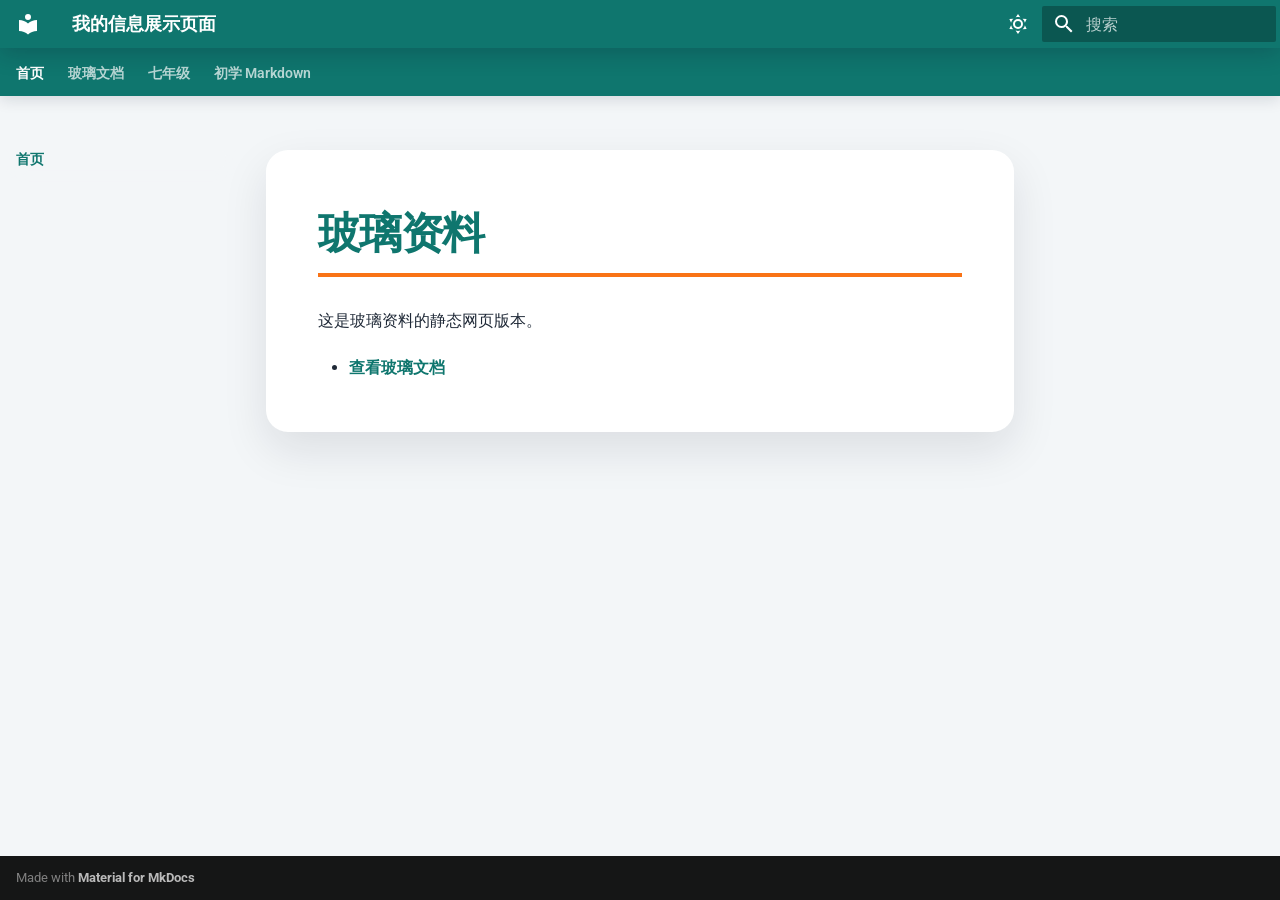
<file: index.html>
<!doctype html>
<html lang="zh" class="no-js">
  <head>
    
      <meta charset="utf-8">
      <meta name="viewport" content="width=device-width,initial-scale=1">
      
      
      
      
      
        <link rel="next" href="%E4%B8%83%E5%B9%B4%E7%BA%A7/">
      
      
        
      
      
      <link rel="icon" href="assets/images/favicon.png">
      <meta name="generator" content="mkdocs-1.6.1, mkdocs-material-9.7.6">
    
    
      
        <title>我的信息展示页面</title>
      
    
    
      <link rel="stylesheet" href="assets/stylesheets/main.484c7ddc.min.css">
      
        
        <link rel="stylesheet" href="assets/stylesheets/palette.ab4e12ef.min.css">
      
      


    
    
      
    
    
      
        
        
        <link rel="preconnect" href="https://fonts.gstatic.com" crossorigin>
        <link rel="stylesheet" href="https://fonts.googleapis.com/css?family=Roboto:300,300i,400,400i,700,700i%7CRoboto+Mono:400,400i,700,700i&display=fallback">
        <style>:root{--md-text-font:"Roboto";--md-code-font:"Roboto Mono"}</style>
      
    
    
      <link rel="stylesheet" href="stylesheets/extra.css">
    
    <script>__md_scope=new URL(".",location),__md_hash=e=>[...e].reduce(((e,_)=>(e<<5)-e+_.charCodeAt(0)),0),__md_get=(e,_=localStorage,t=__md_scope)=>JSON.parse(_.getItem(t.pathname+"."+e)),__md_set=(e,_,t=localStorage,a=__md_scope)=>{try{t.setItem(a.pathname+"."+e,JSON.stringify(_))}catch(e){}}</script>
    
      

    
    
  </head>
  
  
    
    
      
    
    
    
    
    <body dir="ltr" data-md-color-scheme="default" data-md-color-primary="teal" data-md-color-accent="deep-orange">
  
    
    <input class="md-toggle" data-md-toggle="drawer" type="checkbox" id="__drawer" autocomplete="off">
    <input class="md-toggle" data-md-toggle="search" type="checkbox" id="__search" autocomplete="off">
    <label class="md-overlay" for="__drawer"></label>
    <div data-md-component="skip">
      
        
        <a href="#_1" class="md-skip">
          跳转至
        </a>
      
    </div>
    <div data-md-component="announce">
      
    </div>
    
    
      

<header class="md-header" data-md-component="header">
  <nav class="md-header__inner md-grid" aria-label="页眉">
    <a href="." title="我的信息展示页面" class="md-header__button md-logo" aria-label="我的信息展示页面" data-md-component="logo">
      
  
  <svg xmlns="http://www.w3.org/2000/svg" viewBox="0 0 24 24"><path d="M12 8a3 3 0 0 0 3-3 3 3 0 0 0-3-3 3 3 0 0 0-3 3 3 3 0 0 0 3 3m0 3.54C9.64 9.35 6.5 8 3 8v11c3.5 0 6.64 1.35 9 3.54 2.36-2.19 5.5-3.54 9-3.54V8c-3.5 0-6.64 1.35-9 3.54"/></svg>

    </a>
    <label class="md-header__button md-icon" for="__drawer">
      
      <svg xmlns="http://www.w3.org/2000/svg" viewBox="0 0 24 24"><path d="M3 6h18v2H3zm0 5h18v2H3zm0 5h18v2H3z"/></svg>
    </label>
    <div class="md-header__title" data-md-component="header-title">
      <div class="md-header__ellipsis">
        <div class="md-header__topic">
          <span class="md-ellipsis">
            我的信息展示页面
          </span>
        </div>
        <div class="md-header__topic" data-md-component="header-topic">
          <span class="md-ellipsis">
            
              首页
            
          </span>
        </div>
      </div>
    </div>
    
      
        <form class="md-header__option" data-md-component="palette">
  
    
    
    
    <input class="md-option" data-md-color-media="(prefers-color-scheme: light)" data-md-color-scheme="default" data-md-color-primary="teal" data-md-color-accent="deep-orange"  aria-label="切换到暗黑模式"  type="radio" name="__palette" id="__palette_0">
    
      <label class="md-header__button md-icon" title="切换到暗黑模式" for="__palette_1" hidden>
        <svg xmlns="http://www.w3.org/2000/svg" viewBox="0 0 24 24"><path d="M12 7a5 5 0 0 1 5 5 5 5 0 0 1-5 5 5 5 0 0 1-5-5 5 5 0 0 1 5-5m0 2a3 3 0 0 0-3 3 3 3 0 0 0 3 3 3 3 0 0 0 3-3 3 3 0 0 0-3-3m0-7 2.39 3.42C13.65 5.15 12.84 5 12 5s-1.65.15-2.39.42zM3.34 7l4.16-.35A7.2 7.2 0 0 0 5.94 8.5c-.44.74-.69 1.5-.83 2.29zm.02 10 1.76-3.77a7.131 7.131 0 0 0 2.38 4.14zM20.65 7l-1.77 3.79a7.02 7.02 0 0 0-2.38-4.15zm-.01 10-4.14.36c.59-.51 1.12-1.14 1.54-1.86.42-.73.69-1.5.83-2.29zM12 22l-2.41-3.44c.74.27 1.55.44 2.41.44.82 0 1.63-.17 2.37-.44z"/></svg>
      </label>
    
  
    
    
    
    <input class="md-option" data-md-color-media="(prefers-color-scheme: dark)" data-md-color-scheme="slate" data-md-color-primary="teal" data-md-color-accent="deep-orange"  aria-label="切换到亮色模式"  type="radio" name="__palette" id="__palette_1">
    
      <label class="md-header__button md-icon" title="切换到亮色模式" for="__palette_0" hidden>
        <svg xmlns="http://www.w3.org/2000/svg" viewBox="0 0 24 24"><path d="m17.75 4.09-2.53 1.94.91 3.06-2.63-1.81-2.63 1.81.91-3.06-2.53-1.94L12.44 4l1.06-3 1.06 3zm3.5 6.91-1.64 1.25.59 1.98-1.7-1.17-1.7 1.17.59-1.98L15.75 11l2.06-.05L18.5 9l.69 1.95zm-2.28 4.95c.83-.08 1.72 1.1 1.19 1.85-.32.45-.66.87-1.08 1.27C15.17 23 8.84 23 4.94 19.07c-3.91-3.9-3.91-10.24 0-14.14.4-.4.82-.76 1.27-1.08.75-.53 1.93.36 1.85 1.19-.27 2.86.69 5.83 2.89 8.02a9.96 9.96 0 0 0 8.02 2.89m-1.64 2.02a12.08 12.08 0 0 1-7.8-3.47c-2.17-2.19-3.33-5-3.49-7.82-2.81 3.14-2.7 7.96.31 10.98 3.02 3.01 7.84 3.12 10.98.31"/></svg>
      </label>
    
  
</form>
      
    
    
      <script>var palette=__md_get("__palette");if(palette&&palette.color){if("(prefers-color-scheme)"===palette.color.media){var media=matchMedia("(prefers-color-scheme: light)"),input=document.querySelector(media.matches?"[data-md-color-media='(prefers-color-scheme: light)']":"[data-md-color-media='(prefers-color-scheme: dark)']");palette.color.media=input.getAttribute("data-md-color-media"),palette.color.scheme=input.getAttribute("data-md-color-scheme"),palette.color.primary=input.getAttribute("data-md-color-primary"),palette.color.accent=input.getAttribute("data-md-color-accent")}for(var[key,value]of Object.entries(palette.color))document.body.setAttribute("data-md-color-"+key,value)}</script>
    
    
    
      
      
        <label class="md-header__button md-icon" for="__search">
          
          <svg xmlns="http://www.w3.org/2000/svg" viewBox="0 0 24 24"><path d="M9.5 3A6.5 6.5 0 0 1 16 9.5c0 1.61-.59 3.09-1.56 4.23l.27.27h.79l5 5-1.5 1.5-5-5v-.79l-.27-.27A6.52 6.52 0 0 1 9.5 16 6.5 6.5 0 0 1 3 9.5 6.5 6.5 0 0 1 9.5 3m0 2C7 5 5 7 5 9.5S7 14 9.5 14 14 12 14 9.5 12 5 9.5 5"/></svg>
        </label>
        <div class="md-search" data-md-component="search" role="dialog">
  <label class="md-search__overlay" for="__search"></label>
  <div class="md-search__inner" role="search">
    <form class="md-search__form" name="search">
      <input type="text" class="md-search__input" name="query" aria-label="搜索" placeholder="搜索" autocapitalize="off" autocorrect="off" autocomplete="off" spellcheck="false" data-md-component="search-query" required>
      <label class="md-search__icon md-icon" for="__search">
        
        <svg xmlns="http://www.w3.org/2000/svg" viewBox="0 0 24 24"><path d="M9.5 3A6.5 6.5 0 0 1 16 9.5c0 1.61-.59 3.09-1.56 4.23l.27.27h.79l5 5-1.5 1.5-5-5v-.79l-.27-.27A6.52 6.52 0 0 1 9.5 16 6.5 6.5 0 0 1 3 9.5 6.5 6.5 0 0 1 9.5 3m0 2C7 5 5 7 5 9.5S7 14 9.5 14 14 12 14 9.5 12 5 9.5 5"/></svg>
        
        <svg xmlns="http://www.w3.org/2000/svg" viewBox="0 0 24 24"><path d="M20 11v2H8l5.5 5.5-1.42 1.42L4.16 12l7.92-7.92L13.5 5.5 8 11z"/></svg>
      </label>
      <nav class="md-search__options" aria-label="查找">
        
        <button type="reset" class="md-search__icon md-icon" title="清空当前内容" aria-label="清空当前内容" tabindex="-1">
          
          <svg xmlns="http://www.w3.org/2000/svg" viewBox="0 0 24 24"><path d="M19 6.41 17.59 5 12 10.59 6.41 5 5 6.41 10.59 12 5 17.59 6.41 19 12 13.41 17.59 19 19 17.59 13.41 12z"/></svg>
        </button>
      </nav>
      
        <div class="md-search__suggest" data-md-component="search-suggest"></div>
      
    </form>
    <div class="md-search__output">
      <div class="md-search__scrollwrap" tabindex="0" data-md-scrollfix>
        <div class="md-search-result" data-md-component="search-result">
          <div class="md-search-result__meta">
            正在初始化搜索引擎
          </div>
          <ol class="md-search-result__list" role="presentation"></ol>
        </div>
      </div>
    </div>
  </div>
</div>
      
    
    
  </nav>
  
</header>
    
    <div class="md-container" data-md-component="container">
      
      
        
          
            
<nav class="md-tabs" aria-label="标签" data-md-component="tabs">
  <div class="md-grid">
    <ul class="md-tabs__list">
      
        
  
  
  
    
  
  
    <li class="md-tabs__item md-tabs__item--active">
      <a href="." class="md-tabs__link">
        
  
  
    
  
  首页

      </a>
    </li>
  

      
        
  
  
  
  
    <li class="md-tabs__item">
      <a href="bolli.md" class="md-tabs__link">
        
  
  
    
  
  玻璃文档

      </a>
    </li>
  

      
        
  
  
  
  
    <li class="md-tabs__item">
      <a href="%E4%B8%83%E5%B9%B4%E7%BA%A7/" class="md-tabs__link">
        
  
  
    
  
  七年级

      </a>
    </li>
  

      
        
  
  
  
  
    <li class="md-tabs__item">
      <a href="%E5%88%9D%E5%AD%A6markdown/" class="md-tabs__link">
        
  
  
    
  
  初学 Markdown

      </a>
    </li>
  

      
    </ul>
  </div>
</nav>
          
        
      
      <main class="md-main" data-md-component="main">
        <div class="md-main__inner md-grid">
          
            
              
              <div class="md-sidebar md-sidebar--primary" data-md-component="sidebar" data-md-type="navigation" >
                <div class="md-sidebar__scrollwrap">
                  <div class="md-sidebar__inner">
                    


  


<nav class="md-nav md-nav--primary md-nav--lifted" aria-label="导航栏" data-md-level="0">
  <label class="md-nav__title" for="__drawer">
    <a href="." title="我的信息展示页面" class="md-nav__button md-logo" aria-label="我的信息展示页面" data-md-component="logo">
      
  
  <svg xmlns="http://www.w3.org/2000/svg" viewBox="0 0 24 24"><path d="M12 8a3 3 0 0 0 3-3 3 3 0 0 0-3-3 3 3 0 0 0-3 3 3 3 0 0 0 3 3m0 3.54C9.64 9.35 6.5 8 3 8v11c3.5 0 6.64 1.35 9 3.54 2.36-2.19 5.5-3.54 9-3.54V8c-3.5 0-6.64 1.35-9 3.54"/></svg>

    </a>
    我的信息展示页面
  </label>
  
  <ul class="md-nav__list" data-md-scrollfix>
    
      
      
  
  
    
  
  
  
    <li class="md-nav__item md-nav__item--active">
      
      <input class="md-nav__toggle md-toggle" type="checkbox" id="__toc">
      
      
        
      
      
      <a href="." class="md-nav__link md-nav__link--active">
        
  
  
  <span class="md-ellipsis">
    
  
    首页
  

    
  </span>
  
  

      </a>
      
    </li>
  

    
      
      
  
  
  
  
    <li class="md-nav__item">
      <a href="bolli.md" class="md-nav__link">
        
  
  
  <span class="md-ellipsis">
    
  
    玻璃文档
  

    
  </span>
  
  

      </a>
    </li>
  

    
      
      
  
  
  
  
    <li class="md-nav__item">
      <a href="%E4%B8%83%E5%B9%B4%E7%BA%A7/" class="md-nav__link">
        
  
  
  <span class="md-ellipsis">
    
  
    七年级
  

    
  </span>
  
  

      </a>
    </li>
  

    
      
      
  
  
  
  
    <li class="md-nav__item">
      <a href="%E5%88%9D%E5%AD%A6markdown/" class="md-nav__link">
        
  
  
  <span class="md-ellipsis">
    
  
    初学 Markdown
  

    
  </span>
  
  

      </a>
    </li>
  

    
  </ul>
</nav>
                  </div>
                </div>
              </div>
            
            
              
              <div class="md-sidebar md-sidebar--secondary" data-md-component="sidebar" data-md-type="toc" >
                <div class="md-sidebar__scrollwrap">
                  <div class="md-sidebar__inner">
                    

<nav class="md-nav md-nav--secondary" aria-label="目录">
  
  
  
    
  
  
</nav>
                  </div>
                </div>
              </div>
            
          
          
            <div class="md-content" data-md-component="content">
              
              <article class="md-content__inner md-typeset">
                
                  



<h1 id="_1">玻璃资料<a class="headerlink" href="#_1" title="Permanent link">&para;</a></h1>
<p>这是玻璃资料的静态网页版本。</p>
<ul>
<li><a href="boli.md">查看玻璃文档</a></li>
</ul>












                
              </article>
            </div>
          
          
<script>var target=document.getElementById(location.hash.slice(1));target&&target.name&&(target.checked=target.name.startsWith("__tabbed_"))</script>
        </div>
        
          <button type="button" class="md-top md-icon" data-md-component="top" hidden>
  
  <svg xmlns="http://www.w3.org/2000/svg" viewBox="0 0 24 24"><path d="M13 20h-2V8l-5.5 5.5-1.42-1.42L12 4.16l7.92 7.92-1.42 1.42L13 8z"/></svg>
  回到页面顶部
</button>
        
      </main>
      
        <footer class="md-footer">
  
  <div class="md-footer-meta md-typeset">
    <div class="md-footer-meta__inner md-grid">
      <div class="md-copyright">
  
  
    Made with
    <a href="https://squidfunk.github.io/mkdocs-material/" target="_blank" rel="noopener">
      Material for MkDocs
    </a>
  
</div>
      
    </div>
  </div>
</footer>
      
    </div>
    <div class="md-dialog" data-md-component="dialog">
      <div class="md-dialog__inner md-typeset"></div>
    </div>
    
    
    
      
      
      <script id="__config" type="application/json">{"annotate": null, "base": ".", "features": ["navigation.tabs", "navigation.sections", "navigation.top", "header.autohide", "search.suggest", "search.highlight", "content.code.copy"], "search": "assets/javascripts/workers/search.2c215733.min.js", "tags": null, "translations": {"clipboard.copied": "\u5df2\u590d\u5236", "clipboard.copy": "\u590d\u5236", "search.result.more.one": "\u5728\u8be5\u9875\u4e0a\u8fd8\u6709 1 \u4e2a\u7b26\u5408\u6761\u4ef6\u7684\u7ed3\u679c", "search.result.more.other": "\u5728\u8be5\u9875\u4e0a\u8fd8\u6709 # \u4e2a\u7b26\u5408\u6761\u4ef6\u7684\u7ed3\u679c", "search.result.none": "\u6ca1\u6709\u627e\u5230\u7b26\u5408\u6761\u4ef6\u7684\u7ed3\u679c", "search.result.one": "\u627e\u5230 1 \u4e2a\u7b26\u5408\u6761\u4ef6\u7684\u7ed3\u679c", "search.result.other": "# \u4e2a\u7b26\u5408\u6761\u4ef6\u7684\u7ed3\u679c", "search.result.placeholder": "\u952e\u5165\u4ee5\u5f00\u59cb\u641c\u7d22", "search.result.term.missing": "\u7f3a\u5c11", "select.version": "\u9009\u62e9\u5f53\u524d\u7248\u672c"}, "version": null}</script>
    
    
      <script src="assets/javascripts/bundle.79ae519e.min.js"></script>
      
    
  </body>
</html>
</file>
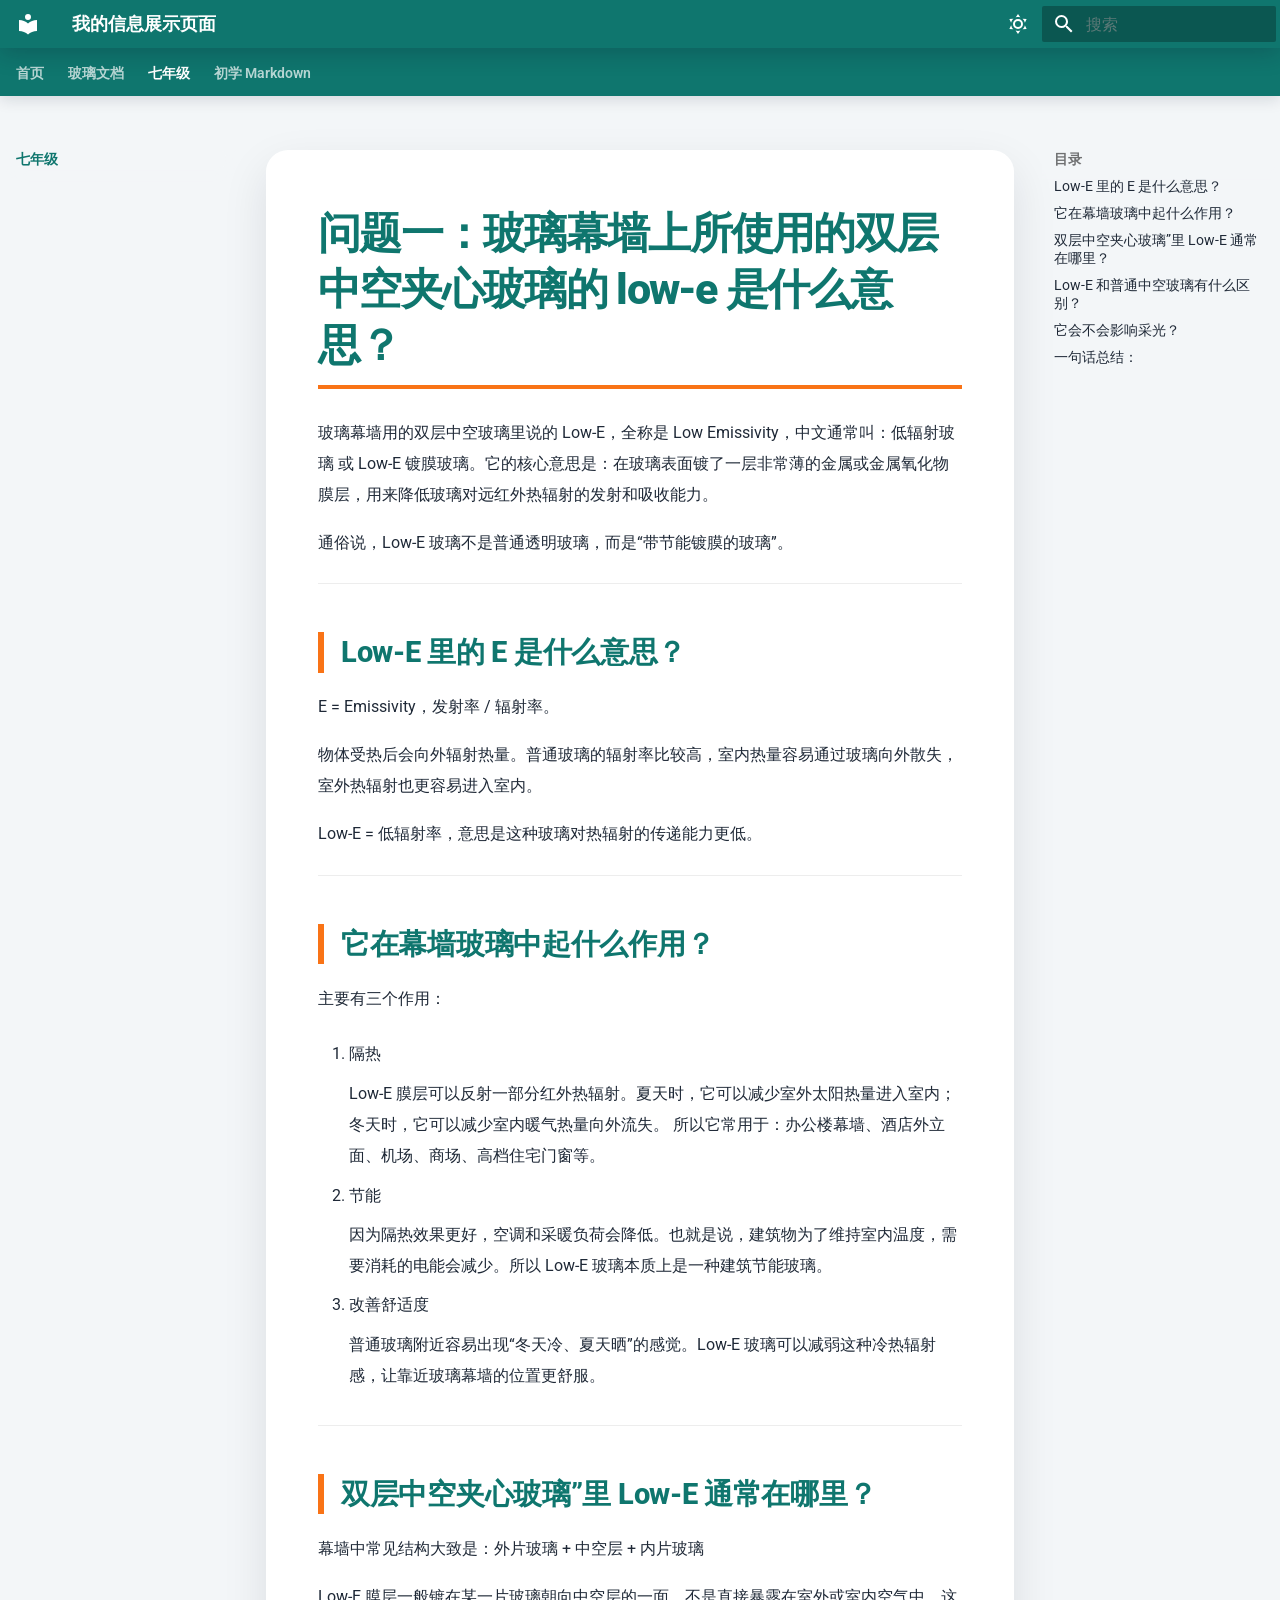
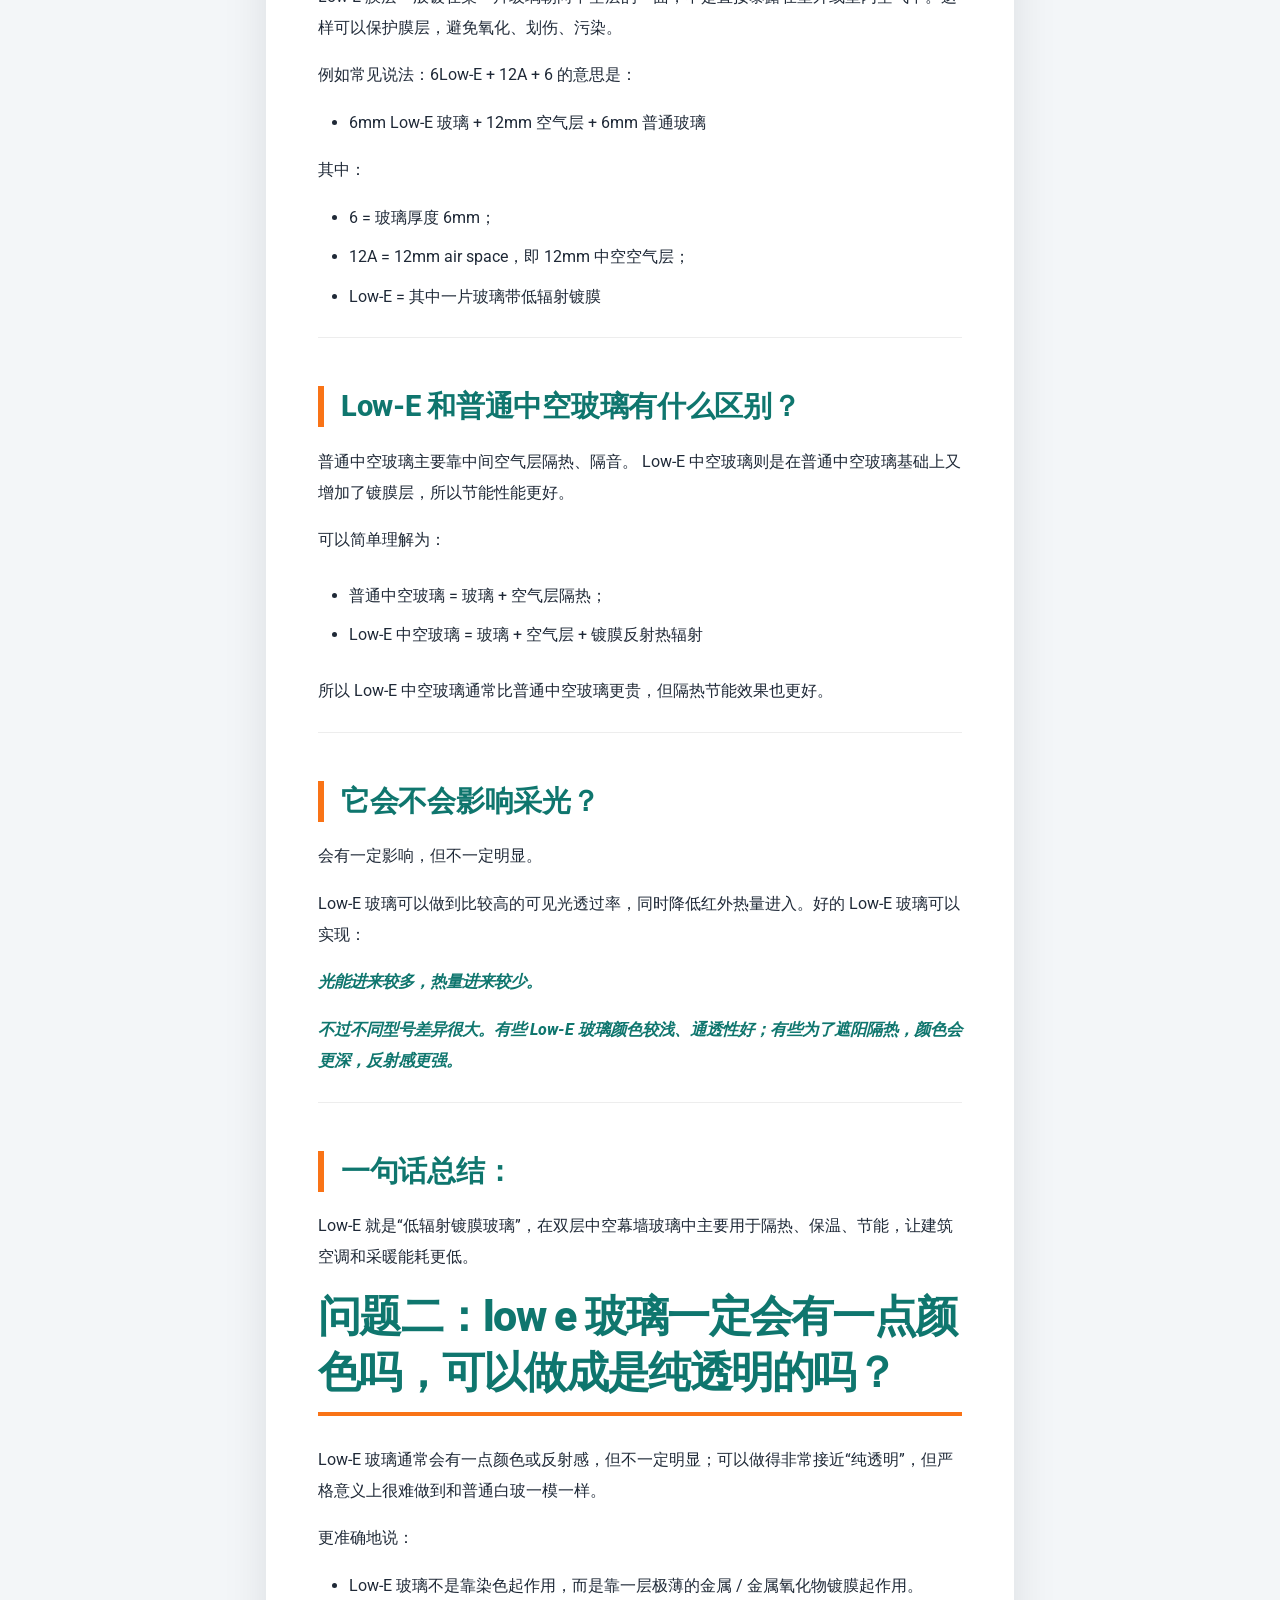
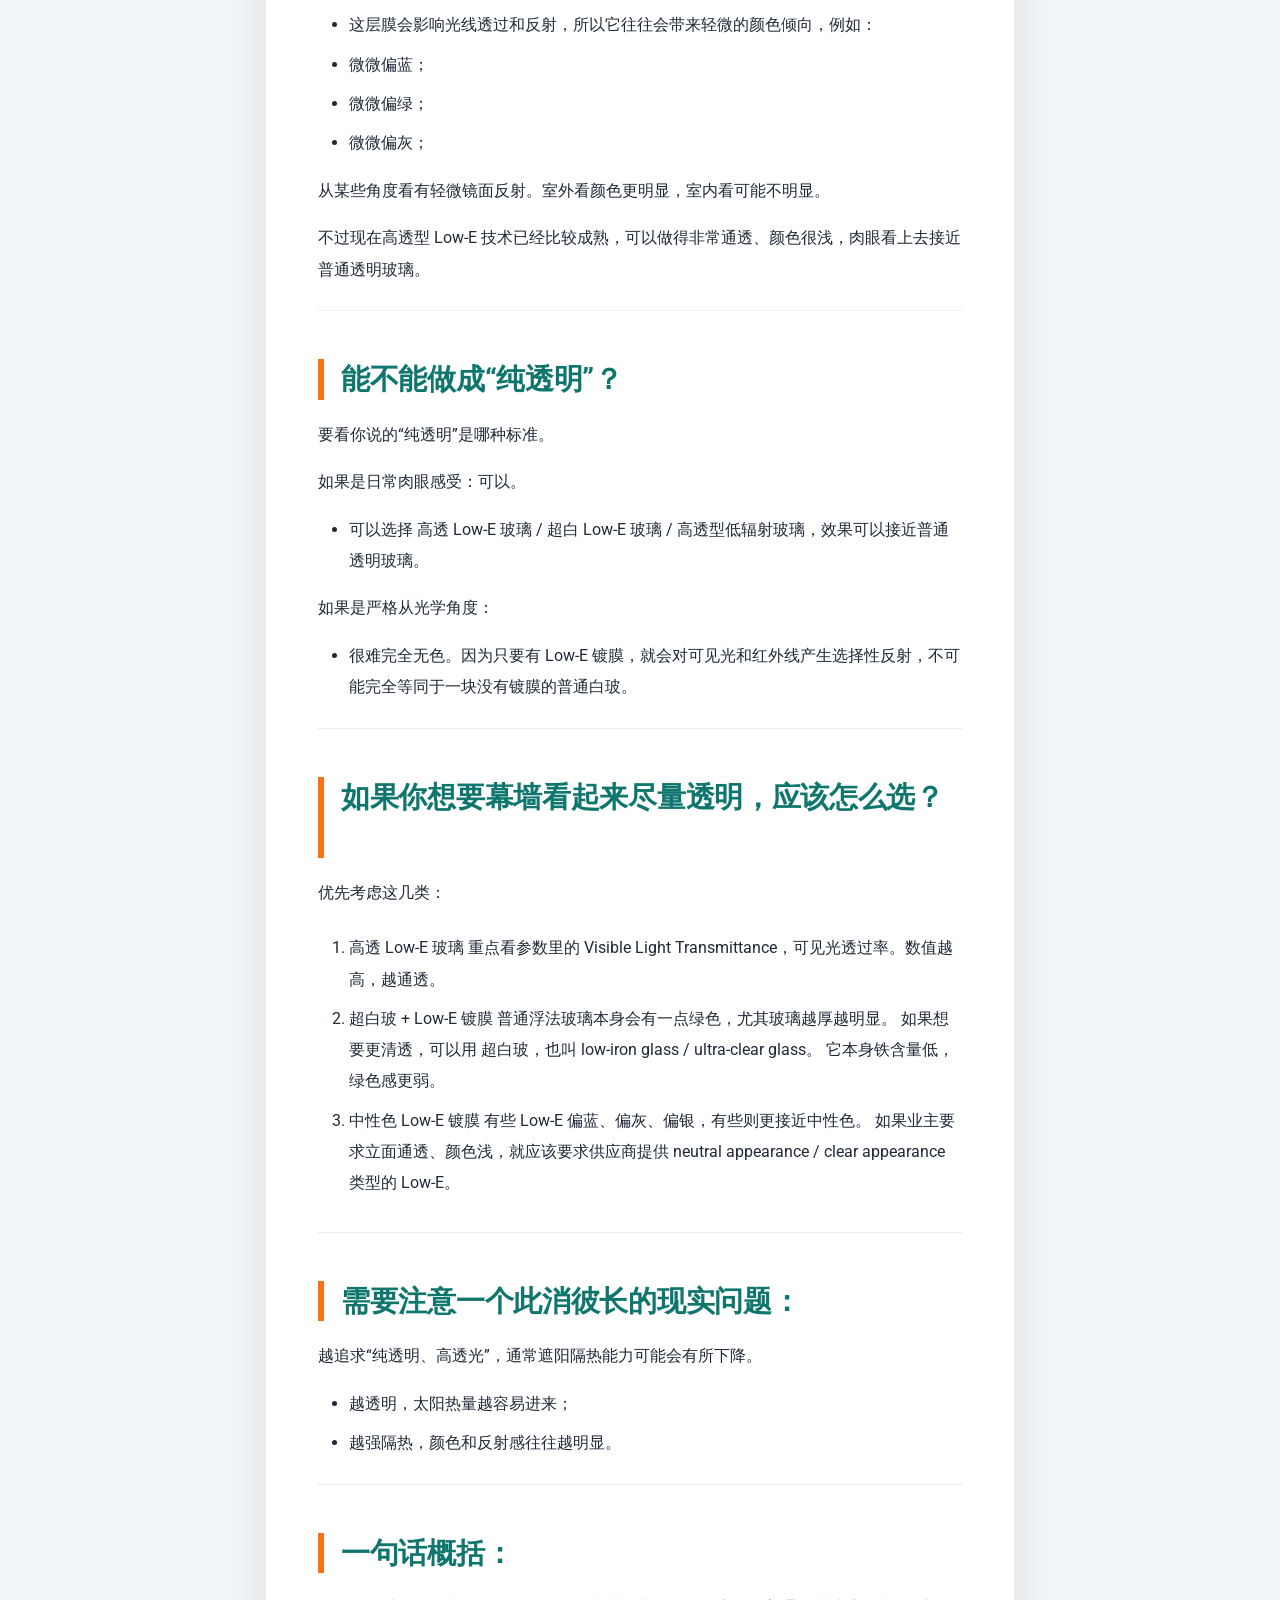
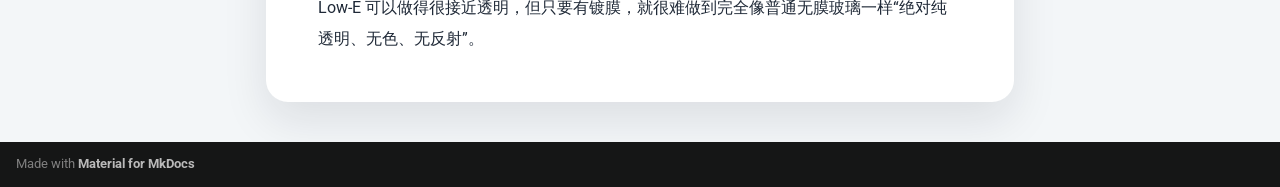
<file: 七年级/index.html>
<!doctype html>
<html lang="zh" class="no-js">
  <head>
    
      <meta charset="utf-8">
      <meta name="viewport" content="width=device-width,initial-scale=1">
      
      
      
      
        <link rel="prev" href="..">
      
      
        <link rel="next" href="../%E5%88%9D%E5%AD%A6markdown/">
      
      
        
      
      
      <link rel="icon" href="../assets/images/favicon.png">
      <meta name="generator" content="mkdocs-1.6.1, mkdocs-material-9.7.6">
    
    
      
        <title>七年级 - 我的信息展示页面</title>
      
    
    
      <link rel="stylesheet" href="../assets/stylesheets/main.484c7ddc.min.css">
      
        
        <link rel="stylesheet" href="../assets/stylesheets/palette.ab4e12ef.min.css">
      
      


    
    
      
    
    
      
        
        
        <link rel="preconnect" href="https://fonts.gstatic.com" crossorigin>
        <link rel="stylesheet" href="https://fonts.googleapis.com/css?family=Roboto:300,300i,400,400i,700,700i%7CRoboto+Mono:400,400i,700,700i&display=fallback">
        <style>:root{--md-text-font:"Roboto";--md-code-font:"Roboto Mono"}</style>
      
    
    
      <link rel="stylesheet" href="../stylesheets/extra.css">
    
    <script>__md_scope=new URL("..",location),__md_hash=e=>[...e].reduce(((e,_)=>(e<<5)-e+_.charCodeAt(0)),0),__md_get=(e,_=localStorage,t=__md_scope)=>JSON.parse(_.getItem(t.pathname+"."+e)),__md_set=(e,_,t=localStorage,a=__md_scope)=>{try{t.setItem(a.pathname+"."+e,JSON.stringify(_))}catch(e){}}</script>
    
      

    
    
  </head>
  
  
    
    
      
    
    
    
    
    <body dir="ltr" data-md-color-scheme="default" data-md-color-primary="teal" data-md-color-accent="deep-orange">
  
    
    <input class="md-toggle" data-md-toggle="drawer" type="checkbox" id="__drawer" autocomplete="off">
    <input class="md-toggle" data-md-toggle="search" type="checkbox" id="__search" autocomplete="off">
    <label class="md-overlay" for="__drawer"></label>
    <div data-md-component="skip">
      
        
        <a href="#low-e" class="md-skip">
          跳转至
        </a>
      
    </div>
    <div data-md-component="announce">
      
    </div>
    
    
      

<header class="md-header" data-md-component="header">
  <nav class="md-header__inner md-grid" aria-label="页眉">
    <a href=".." title="我的信息展示页面" class="md-header__button md-logo" aria-label="我的信息展示页面" data-md-component="logo">
      
  
  <svg xmlns="http://www.w3.org/2000/svg" viewBox="0 0 24 24"><path d="M12 8a3 3 0 0 0 3-3 3 3 0 0 0-3-3 3 3 0 0 0-3 3 3 3 0 0 0 3 3m0 3.54C9.64 9.35 6.5 8 3 8v11c3.5 0 6.64 1.35 9 3.54 2.36-2.19 5.5-3.54 9-3.54V8c-3.5 0-6.64 1.35-9 3.54"/></svg>

    </a>
    <label class="md-header__button md-icon" for="__drawer">
      
      <svg xmlns="http://www.w3.org/2000/svg" viewBox="0 0 24 24"><path d="M3 6h18v2H3zm0 5h18v2H3zm0 5h18v2H3z"/></svg>
    </label>
    <div class="md-header__title" data-md-component="header-title">
      <div class="md-header__ellipsis">
        <div class="md-header__topic">
          <span class="md-ellipsis">
            我的信息展示页面
          </span>
        </div>
        <div class="md-header__topic" data-md-component="header-topic">
          <span class="md-ellipsis">
            
              七年级
            
          </span>
        </div>
      </div>
    </div>
    
      
        <form class="md-header__option" data-md-component="palette">
  
    
    
    
    <input class="md-option" data-md-color-media="(prefers-color-scheme: light)" data-md-color-scheme="default" data-md-color-primary="teal" data-md-color-accent="deep-orange"  aria-label="切换到暗黑模式"  type="radio" name="__palette" id="__palette_0">
    
      <label class="md-header__button md-icon" title="切换到暗黑模式" for="__palette_1" hidden>
        <svg xmlns="http://www.w3.org/2000/svg" viewBox="0 0 24 24"><path d="M12 7a5 5 0 0 1 5 5 5 5 0 0 1-5 5 5 5 0 0 1-5-5 5 5 0 0 1 5-5m0 2a3 3 0 0 0-3 3 3 3 0 0 0 3 3 3 3 0 0 0 3-3 3 3 0 0 0-3-3m0-7 2.39 3.42C13.65 5.15 12.84 5 12 5s-1.65.15-2.39.42zM3.34 7l4.16-.35A7.2 7.2 0 0 0 5.94 8.5c-.44.74-.69 1.5-.83 2.29zm.02 10 1.76-3.77a7.131 7.131 0 0 0 2.38 4.14zM20.65 7l-1.77 3.79a7.02 7.02 0 0 0-2.38-4.15zm-.01 10-4.14.36c.59-.51 1.12-1.14 1.54-1.86.42-.73.69-1.5.83-2.29zM12 22l-2.41-3.44c.74.27 1.55.44 2.41.44.82 0 1.63-.17 2.37-.44z"/></svg>
      </label>
    
  
    
    
    
    <input class="md-option" data-md-color-media="(prefers-color-scheme: dark)" data-md-color-scheme="slate" data-md-color-primary="teal" data-md-color-accent="deep-orange"  aria-label="切换到亮色模式"  type="radio" name="__palette" id="__palette_1">
    
      <label class="md-header__button md-icon" title="切换到亮色模式" for="__palette_0" hidden>
        <svg xmlns="http://www.w3.org/2000/svg" viewBox="0 0 24 24"><path d="m17.75 4.09-2.53 1.94.91 3.06-2.63-1.81-2.63 1.81.91-3.06-2.53-1.94L12.44 4l1.06-3 1.06 3zm3.5 6.91-1.64 1.25.59 1.98-1.7-1.17-1.7 1.17.59-1.98L15.75 11l2.06-.05L18.5 9l.69 1.95zm-2.28 4.95c.83-.08 1.72 1.1 1.19 1.85-.32.45-.66.87-1.08 1.27C15.17 23 8.84 23 4.94 19.07c-3.91-3.9-3.91-10.24 0-14.14.4-.4.82-.76 1.27-1.08.75-.53 1.93.36 1.85 1.19-.27 2.86.69 5.83 2.89 8.02a9.96 9.96 0 0 0 8.02 2.89m-1.64 2.02a12.08 12.08 0 0 1-7.8-3.47c-2.17-2.19-3.33-5-3.49-7.82-2.81 3.14-2.7 7.96.31 10.98 3.02 3.01 7.84 3.12 10.98.31"/></svg>
      </label>
    
  
</form>
      
    
    
      <script>var palette=__md_get("__palette");if(palette&&palette.color){if("(prefers-color-scheme)"===palette.color.media){var media=matchMedia("(prefers-color-scheme: light)"),input=document.querySelector(media.matches?"[data-md-color-media='(prefers-color-scheme: light)']":"[data-md-color-media='(prefers-color-scheme: dark)']");palette.color.media=input.getAttribute("data-md-color-media"),palette.color.scheme=input.getAttribute("data-md-color-scheme"),palette.color.primary=input.getAttribute("data-md-color-primary"),palette.color.accent=input.getAttribute("data-md-color-accent")}for(var[key,value]of Object.entries(palette.color))document.body.setAttribute("data-md-color-"+key,value)}</script>
    
    
    
      
      
        <label class="md-header__button md-icon" for="__search">
          
          <svg xmlns="http://www.w3.org/2000/svg" viewBox="0 0 24 24"><path d="M9.5 3A6.5 6.5 0 0 1 16 9.5c0 1.61-.59 3.09-1.56 4.23l.27.27h.79l5 5-1.5 1.5-5-5v-.79l-.27-.27A6.52 6.52 0 0 1 9.5 16 6.5 6.5 0 0 1 3 9.5 6.5 6.5 0 0 1 9.5 3m0 2C7 5 5 7 5 9.5S7 14 9.5 14 14 12 14 9.5 12 5 9.5 5"/></svg>
        </label>
        <div class="md-search" data-md-component="search" role="dialog">
  <label class="md-search__overlay" for="__search"></label>
  <div class="md-search__inner" role="search">
    <form class="md-search__form" name="search">
      <input type="text" class="md-search__input" name="query" aria-label="搜索" placeholder="搜索" autocapitalize="off" autocorrect="off" autocomplete="off" spellcheck="false" data-md-component="search-query" required>
      <label class="md-search__icon md-icon" for="__search">
        
        <svg xmlns="http://www.w3.org/2000/svg" viewBox="0 0 24 24"><path d="M9.5 3A6.5 6.5 0 0 1 16 9.5c0 1.61-.59 3.09-1.56 4.23l.27.27h.79l5 5-1.5 1.5-5-5v-.79l-.27-.27A6.52 6.52 0 0 1 9.5 16 6.5 6.5 0 0 1 3 9.5 6.5 6.5 0 0 1 9.5 3m0 2C7 5 5 7 5 9.5S7 14 9.5 14 14 12 14 9.5 12 5 9.5 5"/></svg>
        
        <svg xmlns="http://www.w3.org/2000/svg" viewBox="0 0 24 24"><path d="M20 11v2H8l5.5 5.5-1.42 1.42L4.16 12l7.92-7.92L13.5 5.5 8 11z"/></svg>
      </label>
      <nav class="md-search__options" aria-label="查找">
        
        <button type="reset" class="md-search__icon md-icon" title="清空当前内容" aria-label="清空当前内容" tabindex="-1">
          
          <svg xmlns="http://www.w3.org/2000/svg" viewBox="0 0 24 24"><path d="M19 6.41 17.59 5 12 10.59 6.41 5 5 6.41 10.59 12 5 17.59 6.41 19 12 13.41 17.59 19 19 17.59 13.41 12z"/></svg>
        </button>
      </nav>
      
        <div class="md-search__suggest" data-md-component="search-suggest"></div>
      
    </form>
    <div class="md-search__output">
      <div class="md-search__scrollwrap" tabindex="0" data-md-scrollfix>
        <div class="md-search-result" data-md-component="search-result">
          <div class="md-search-result__meta">
            正在初始化搜索引擎
          </div>
          <ol class="md-search-result__list" role="presentation"></ol>
        </div>
      </div>
    </div>
  </div>
</div>
      
    
    
  </nav>
  
</header>
    
    <div class="md-container" data-md-component="container">
      
      
        
          
            
<nav class="md-tabs" aria-label="标签" data-md-component="tabs">
  <div class="md-grid">
    <ul class="md-tabs__list">
      
        
  
  
  
  
    <li class="md-tabs__item">
      <a href=".." class="md-tabs__link">
        
  
  
    
  
  首页

      </a>
    </li>
  

      
        
  
  
  
  
    <li class="md-tabs__item">
      <a href="../bolli.md" class="md-tabs__link">
        
  
  
    
  
  玻璃文档

      </a>
    </li>
  

      
        
  
  
  
    
  
  
    <li class="md-tabs__item md-tabs__item--active">
      <a href="./" class="md-tabs__link">
        
  
  
    
  
  七年级

      </a>
    </li>
  

      
        
  
  
  
  
    <li class="md-tabs__item">
      <a href="../%E5%88%9D%E5%AD%A6markdown/" class="md-tabs__link">
        
  
  
    
  
  初学 Markdown

      </a>
    </li>
  

      
    </ul>
  </div>
</nav>
          
        
      
      <main class="md-main" data-md-component="main">
        <div class="md-main__inner md-grid">
          
            
              
              <div class="md-sidebar md-sidebar--primary" data-md-component="sidebar" data-md-type="navigation" >
                <div class="md-sidebar__scrollwrap">
                  <div class="md-sidebar__inner">
                    


  


<nav class="md-nav md-nav--primary md-nav--lifted" aria-label="导航栏" data-md-level="0">
  <label class="md-nav__title" for="__drawer">
    <a href=".." title="我的信息展示页面" class="md-nav__button md-logo" aria-label="我的信息展示页面" data-md-component="logo">
      
  
  <svg xmlns="http://www.w3.org/2000/svg" viewBox="0 0 24 24"><path d="M12 8a3 3 0 0 0 3-3 3 3 0 0 0-3-3 3 3 0 0 0-3 3 3 3 0 0 0 3 3m0 3.54C9.64 9.35 6.5 8 3 8v11c3.5 0 6.64 1.35 9 3.54 2.36-2.19 5.5-3.54 9-3.54V8c-3.5 0-6.64 1.35-9 3.54"/></svg>

    </a>
    我的信息展示页面
  </label>
  
  <ul class="md-nav__list" data-md-scrollfix>
    
      
      
  
  
  
  
    <li class="md-nav__item">
      <a href=".." class="md-nav__link">
        
  
  
  <span class="md-ellipsis">
    
  
    首页
  

    
  </span>
  
  

      </a>
    </li>
  

    
      
      
  
  
  
  
    <li class="md-nav__item">
      <a href="../bolli.md" class="md-nav__link">
        
  
  
  <span class="md-ellipsis">
    
  
    玻璃文档
  

    
  </span>
  
  

      </a>
    </li>
  

    
      
      
  
  
    
  
  
  
    <li class="md-nav__item md-nav__item--active">
      
      <input class="md-nav__toggle md-toggle" type="checkbox" id="__toc">
      
      
        
      
      
        <label class="md-nav__link md-nav__link--active" for="__toc">
          
  
  
  <span class="md-ellipsis">
    
  
    七年级
  

    
  </span>
  
  

          <span class="md-nav__icon md-icon"></span>
        </label>
      
      <a href="./" class="md-nav__link md-nav__link--active">
        
  
  
  <span class="md-ellipsis">
    
  
    七年级
  

    
  </span>
  
  

      </a>
      
        

<nav class="md-nav md-nav--secondary" aria-label="目录">
  
  
  
    
  
  
    <label class="md-nav__title" for="__toc">
      <span class="md-nav__icon md-icon"></span>
      目录
    </label>
    <ul class="md-nav__list" data-md-component="toc" data-md-scrollfix>
      
        <li class="md-nav__item">
  <a href="#low-e-e" class="md-nav__link">
    <span class="md-ellipsis">
      
        Low-E 里的 E 是什么意思？
      
    </span>
  </a>
  
</li>
      
        <li class="md-nav__item">
  <a href="#_1" class="md-nav__link">
    <span class="md-ellipsis">
      
        它在幕墙玻璃中起什么作用？
      
    </span>
  </a>
  
</li>
      
        <li class="md-nav__item">
  <a href="#low-e_1" class="md-nav__link">
    <span class="md-ellipsis">
      
        双层中空夹心玻璃”里 Low-E 通常在哪里？
      
    </span>
  </a>
  
</li>
      
        <li class="md-nav__item">
  <a href="#low-e_2" class="md-nav__link">
    <span class="md-ellipsis">
      
        Low-E 和普通中空玻璃有什么区别？
      
    </span>
  </a>
  
</li>
      
        <li class="md-nav__item">
  <a href="#_2" class="md-nav__link">
    <span class="md-ellipsis">
      
        它会不会影响采光？
      
    </span>
  </a>
  
</li>
      
        <li class="md-nav__item">
  <a href="#_3" class="md-nav__link">
    <span class="md-ellipsis">
      
        一句话总结：
      
    </span>
  </a>
  
</li>
      
    </ul>
  
</nav>
      
    </li>
  

    
      
      
  
  
  
  
    <li class="md-nav__item">
      <a href="../%E5%88%9D%E5%AD%A6markdown/" class="md-nav__link">
        
  
  
  <span class="md-ellipsis">
    
  
    初学 Markdown
  

    
  </span>
  
  

      </a>
    </li>
  

    
  </ul>
</nav>
                  </div>
                </div>
              </div>
            
            
              
              <div class="md-sidebar md-sidebar--secondary" data-md-component="sidebar" data-md-type="toc" >
                <div class="md-sidebar__scrollwrap">
                  <div class="md-sidebar__inner">
                    

<nav class="md-nav md-nav--secondary" aria-label="目录">
  
  
  
    
  
  
    <label class="md-nav__title" for="__toc">
      <span class="md-nav__icon md-icon"></span>
      目录
    </label>
    <ul class="md-nav__list" data-md-component="toc" data-md-scrollfix>
      
        <li class="md-nav__item">
  <a href="#low-e-e" class="md-nav__link">
    <span class="md-ellipsis">
      
        Low-E 里的 E 是什么意思？
      
    </span>
  </a>
  
</li>
      
        <li class="md-nav__item">
  <a href="#_1" class="md-nav__link">
    <span class="md-ellipsis">
      
        它在幕墙玻璃中起什么作用？
      
    </span>
  </a>
  
</li>
      
        <li class="md-nav__item">
  <a href="#low-e_1" class="md-nav__link">
    <span class="md-ellipsis">
      
        双层中空夹心玻璃”里 Low-E 通常在哪里？
      
    </span>
  </a>
  
</li>
      
        <li class="md-nav__item">
  <a href="#low-e_2" class="md-nav__link">
    <span class="md-ellipsis">
      
        Low-E 和普通中空玻璃有什么区别？
      
    </span>
  </a>
  
</li>
      
        <li class="md-nav__item">
  <a href="#_2" class="md-nav__link">
    <span class="md-ellipsis">
      
        它会不会影响采光？
      
    </span>
  </a>
  
</li>
      
        <li class="md-nav__item">
  <a href="#_3" class="md-nav__link">
    <span class="md-ellipsis">
      
        一句话总结：
      
    </span>
  </a>
  
</li>
      
    </ul>
  
</nav>
                  </div>
                </div>
              </div>
            
          
          
            <div class="md-content" data-md-component="content">
              
              <article class="md-content__inner md-typeset">
                
                  



<h1 id="low-e">问题一：玻璃幕墙上所使用的双层中空夹心玻璃的 low-e 是什么意思？<a class="headerlink" href="#low-e" title="Permanent link">&para;</a></h1>
<p>玻璃幕墙用的双层中空玻璃里说的 Low-E，全称是 Low Emissivity，中文通常叫：低辐射玻璃 或 Low-E 镀膜玻璃。它的核心意思是：在玻璃表面镀了一层非常薄的金属或金属氧化物膜层，用来降低玻璃对远红外热辐射的发射和吸收能力。</p>
<p>通俗说，Low-E 玻璃不是普通透明玻璃，而是“带节能镀膜的玻璃”。</p>
<hr />
<h2 id="low-e-e">Low-E 里的 E 是什么意思？<a class="headerlink" href="#low-e-e" title="Permanent link">&para;</a></h2>
<p>E = Emissivity，发射率 / 辐射率。</p>
<p>物体受热后会向外辐射热量。普通玻璃的辐射率比较高，室内热量容易通过玻璃向外散失，室外热辐射也更容易进入室内。</p>
<p>Low-E = 低辐射率，意思是这种玻璃对热辐射的传递能力更低。</p>
<hr />
<h2 id="_1">它在幕墙玻璃中起什么作用？<a class="headerlink" href="#_1" title="Permanent link">&para;</a></h2>
<p>主要有三个作用：</p>
<ol>
<li>
<p>隔热</p>
<p>Low-E 膜层可以反射一部分红外热辐射。夏天时，它可以减少室外太阳热量进入室内；冬天时，它可以减少室内暖气热量向外流失。   所以它常用于：办公楼幕墙、酒店外立面、机场、商场、高档住宅门窗等。</p>
</li>
<li>
<p>节能</p>
<p>因为隔热效果更好，空调和采暖负荷会降低。也就是说，建筑物为了维持室内温度，需要消耗的电能会减少。所以 Low-E 玻璃本质上是一种建筑节能玻璃。</p>
</li>
<li>
<p>改善舒适度</p>
<p>普通玻璃附近容易出现“冬天冷、夏天晒”的感觉。Low-E 玻璃可以减弱这种冷热辐射感，让靠近玻璃幕墙的位置更舒服。</p>
</li>
</ol>
<hr />
<h2 id="low-e_1">双层中空夹心玻璃”里 Low-E 通常在哪里？<a class="headerlink" href="#low-e_1" title="Permanent link">&para;</a></h2>
<p>幕墙中常见结构大致是：外片玻璃 + 中空层 + 内片玻璃</p>
<p>Low-E 膜层一般镀在某一片玻璃朝向中空层的一面，不是直接暴露在室外或室内空气中。这样可以保护膜层，避免氧化、划伤、污染。</p>
<p>例如常见说法：6Low-E + 12A + 6
的意思是：</p>
<ul>
<li>6mm Low-E 玻璃 + 12mm 空气层 + 6mm 普通玻璃</li>
</ul>
<p>其中：</p>
<ul>
<li>6 = 玻璃厚度 6mm；</li>
<li>12A = 12mm air space，即 12mm 中空空气层；</li>
<li>Low-E = 其中一片玻璃带低辐射镀膜</li>
</ul>
<hr />
<h2 id="low-e_2">Low-E 和普通中空玻璃有什么区别？<a class="headerlink" href="#low-e_2" title="Permanent link">&para;</a></h2>
<p>普通中空玻璃主要靠中间空气层隔热、隔音。
Low-E 中空玻璃则是在普通中空玻璃基础上又增加了镀膜层，所以节能性能更好。</p>
<p>可以简单理解为：</p>
<ul>
<li>
<p>普通中空玻璃 = 玻璃 + 空气层隔热；</p>
</li>
<li>
<p>Low-E 中空玻璃 = 玻璃 + 空气层 + 镀膜反射热辐射</p>
</li>
</ul>
<p>所以 Low-E 中空玻璃通常比普通中空玻璃更贵，但隔热节能效果也更好。</p>
<hr />
<h2 id="_2">它会不会影响采光？<a class="headerlink" href="#_2" title="Permanent link">&para;</a></h2>
<p>会有一定影响，但不一定明显。</p>
<p>Low-E 玻璃可以做到比较高的可见光透过率，同时降低红外热量进入。好的 Low-E 玻璃可以实现：</p>
<p><strong><em>光能进来较多，热量进来较少。</em></strong></p>
<p><strong><em>不过不同型号差异很大。有些 Low-E 玻璃颜色较浅、通透性好；有些为了遮阳隔热，颜色会更深，反射感更强。</em></strong></p>
<hr />
<h2 id="_3">一句话总结：<a class="headerlink" href="#_3" title="Permanent link">&para;</a></h2>
<p>Low-E 就是“低辐射镀膜玻璃”，在双层中空幕墙玻璃中主要用于隔热、保温、节能，让建筑空调和采暖能耗更低。</p>
<div style="page-break-after: always;"></div>

<h1 id="low-e_3">问题二：low e 玻璃一定会有一点颜色吗，可以做成是纯透明的吗？<a class="headerlink" href="#low-e_3" title="Permanent link">&para;</a></h1>
<p>Low-E 玻璃通常会有一点颜色或反射感，但不一定明显；可以做得非常接近“纯透明”，但严格意义上很难做到和普通白玻一模一样。</p>
<p>更准确地说：</p>
<ul>
<li>Low-E 玻璃不是靠染色起作用，而是靠一层极薄的金属 / 金属氧化物镀膜起作用。</li>
<li>这层膜会影响光线透过和反射，所以它往往会带来轻微的颜色倾向，例如：</li>
<li>微微偏蓝；</li>
<li>微微偏绿；</li>
<li>微微偏灰； </li>
</ul>
<p>从某些角度看有轻微镜面反射。室外看颜色更明显，室内看可能不明显。</p>
<p>不过现在高透型 Low-E 技术已经比较成熟，可以做得非常通透、颜色很浅，肉眼看上去接近普通透明玻璃。</p>
<hr />
<h2 id="_4">能不能做成“纯透明”？<a class="headerlink" href="#_4" title="Permanent link">&para;</a></h2>
<p>要看你说的“纯透明”是哪种标准。</p>
<p>如果是日常肉眼感受：可以。</p>
<ul>
<li>可以选择 高透 Low-E 玻璃 / 超白 Low-E 玻璃 / 高透型低辐射玻璃，效果可以接近普通透明玻璃。</li>
</ul>
<p>如果是严格从光学角度：</p>
<ul>
<li>很难完全无色。因为只要有 Low-E 镀膜，就会对可见光和红外线产生选择性反射，不可能完全等同于一块没有镀膜的普通白玻。</li>
</ul>
<hr />
<h2 id="_5">如果你想要幕墙看起来尽量透明，应该怎么选？<a class="headerlink" href="#_5" title="Permanent link">&para;</a></h2>
<p>优先考虑这几类：</p>
<ol>
<li>
<p>高透 Low-E 玻璃
重点看参数里的 Visible Light Transmittance，可见光透过率。数值越高，越通透。</p>
</li>
<li>
<p>超白玻 + Low-E 镀膜
普通浮法玻璃本身会有一点绿色，尤其玻璃越厚越明显。
如果想要更清透，可以用 超白玻，也叫 low-iron glass / ultra-clear glass。
它本身铁含量低，绿色感更弱。</p>
</li>
<li>
<p>中性色 Low-E 镀膜
有些 Low-E 偏蓝、偏灰、偏银，有些则更接近中性色。
如果业主要求立面通透、颜色浅，就应该要求供应商提供 neutral appearance / clear appearance 类型的 Low-E。</p>
</li>
</ol>
<hr />
<h2 id="_6">需要注意一个此消彼长的现实问题：<a class="headerlink" href="#_6" title="Permanent link">&para;</a></h2>
<p>越追求“纯透明、高透光”，通常遮阳隔热能力可能会有所下降。</p>
<ul>
<li>越透明，太阳热量越容易进来；</li>
<li>越强隔热，颜色和反射感往往越明显。</li>
</ul>
<hr />
<h2 id="_7">一句话概括：<a class="headerlink" href="#_7" title="Permanent link">&para;</a></h2>
<p>Low-E 可以做得很接近透明，但只要有镀膜，就很难做到完全像普通无膜玻璃一样“绝对纯透明、无色、无反射”。</p>












                
              </article>
            </div>
          
          
<script>var target=document.getElementById(location.hash.slice(1));target&&target.name&&(target.checked=target.name.startsWith("__tabbed_"))</script>
        </div>
        
          <button type="button" class="md-top md-icon" data-md-component="top" hidden>
  
  <svg xmlns="http://www.w3.org/2000/svg" viewBox="0 0 24 24"><path d="M13 20h-2V8l-5.5 5.5-1.42-1.42L12 4.16l7.92 7.92-1.42 1.42L13 8z"/></svg>
  回到页面顶部
</button>
        
      </main>
      
        <footer class="md-footer">
  
  <div class="md-footer-meta md-typeset">
    <div class="md-footer-meta__inner md-grid">
      <div class="md-copyright">
  
  
    Made with
    <a href="https://squidfunk.github.io/mkdocs-material/" target="_blank" rel="noopener">
      Material for MkDocs
    </a>
  
</div>
      
    </div>
  </div>
</footer>
      
    </div>
    <div class="md-dialog" data-md-component="dialog">
      <div class="md-dialog__inner md-typeset"></div>
    </div>
    
    
    
      
      
      <script id="__config" type="application/json">{"annotate": null, "base": "..", "features": ["navigation.tabs", "navigation.sections", "navigation.top", "header.autohide", "search.suggest", "search.highlight", "content.code.copy"], "search": "../assets/javascripts/workers/search.2c215733.min.js", "tags": null, "translations": {"clipboard.copied": "\u5df2\u590d\u5236", "clipboard.copy": "\u590d\u5236", "search.result.more.one": "\u5728\u8be5\u9875\u4e0a\u8fd8\u6709 1 \u4e2a\u7b26\u5408\u6761\u4ef6\u7684\u7ed3\u679c", "search.result.more.other": "\u5728\u8be5\u9875\u4e0a\u8fd8\u6709 # \u4e2a\u7b26\u5408\u6761\u4ef6\u7684\u7ed3\u679c", "search.result.none": "\u6ca1\u6709\u627e\u5230\u7b26\u5408\u6761\u4ef6\u7684\u7ed3\u679c", "search.result.one": "\u627e\u5230 1 \u4e2a\u7b26\u5408\u6761\u4ef6\u7684\u7ed3\u679c", "search.result.other": "# \u4e2a\u7b26\u5408\u6761\u4ef6\u7684\u7ed3\u679c", "search.result.placeholder": "\u952e\u5165\u4ee5\u5f00\u59cb\u641c\u7d22", "search.result.term.missing": "\u7f3a\u5c11", "select.version": "\u9009\u62e9\u5f53\u524d\u7248\u672c"}, "version": null}</script>
    
    
      <script src="../assets/javascripts/bundle.79ae519e.min.js"></script>
      
    
  </body>
</html>
</file>
<file: stylesheets/extra.css>
/* =========================
   1. 全局色彩与背景
   ========================= */

[data-md-color-scheme="default"] {
  --md-primary-fg-color: #0f766e;
  --md-primary-fg-color--light: #14b8a6;
  --md-primary-fg-color--dark: #115e59;
  --md-accent-fg-color: #f97316;

  --md-default-bg-color: #f3f6f8;
  --md-default-fg-color: #1f2937;
}

[data-md-color-scheme="slate"] {
  --md-primary-fg-color: #0f766e;
  --md-primary-fg-color--light: #14b8a6;
  --md-primary-fg-color--dark: #115e59;
  --md-accent-fg-color: #fb923c;

  --md-default-bg-color: #0f172a;
  --md-default-fg-color: #e5e7eb;
}


/* =========================
   2. 顶部栏与导航
   ========================= */

.md-header {
  box-shadow: 0 6px 22px rgba(15, 23, 42, 0.22);
}

.md-tabs {
  box-shadow: 0 4px 14px rgba(15, 23, 42, 0.12);
}

.md-tabs__link {
  font-weight: 600;
}

.md-tabs__link--active {
  font-weight: 800;
}


/* =========================
   3. 页面宽度与正文卡片
   ========================= */

.md-grid {
  max-width: 1360px;
}

.md-content article {
  background: #ffffff;
  border-radius: 22px;
  padding: 2.4rem 2.6rem;
  margin-top: 1.2rem;
  margin-bottom: 2rem;
  box-shadow: 0 18px 45px rgba(15, 23, 42, 0.10);
}

[data-md-color-scheme="slate"] .md-content article {
  background: #1e293b;
  box-shadow: 0 18px 45px rgba(0, 0, 0, 0.38);
}


/* =========================
   4. 标题美化
   ========================= */

.md-typeset h1 {
  font-size: 2.15rem;
  font-weight: 850;
  color: var(--md-primary-fg-color);
  letter-spacing: -0.04em;
  border-bottom: 4px solid var(--md-accent-fg-color);
  padding-bottom: 0.55rem;
  margin-bottom: 1.4rem;
}

.md-typeset h2 {
  font-size: 1.45rem;
  font-weight: 800;
  margin-top: 2.4rem;
  padding-left: 0.85rem;
  border-left: 6px solid var(--md-accent-fg-color);
  color: var(--md-primary-fg-color);
}

.md-typeset h3 {
  font-size: 1.18rem;
  font-weight: 750;
  color: #334155;
}

[data-md-color-scheme="slate"] .md-typeset h3 {
  color: #cbd5e1;
}


/* =========================
   5. 正文排版
   ========================= */

.md-typeset {
  font-size: 0.82rem;
}

.md-typeset p,
.md-typeset li {
  line-height: 1.9;
}

.md-typeset strong {
  color: var(--md-primary-fg-color);
  font-weight: 800;
}

.md-typeset a {
  font-weight: 700;
  text-decoration: none;
}

.md-typeset a:hover {
  text-decoration: underline;
}


/* =========================
   6. 图片美化
   ========================= */

.md-typeset img {
  display: block;
  max-width: 100%;
  margin: 1.4rem auto;
  border-radius: 18px;
  box-shadow: 0 14px 35px rgba(15, 23, 42, 0.20);
}

[data-md-color-scheme="slate"] .md-typeset img {
  box-shadow: 0 14px 35px rgba(0, 0, 0, 0.50);
}


/* =========================
   7. 表格美化
   ========================= */

.md-typeset table:not([class]) {
  border-radius: 14px;
  overflow: hidden;
  box-shadow: 0 8px 24px rgba(15, 23, 42, 0.10);
}

.md-typeset table:not([class]) th {
  background: var(--md-primary-fg-color);
  color: #ffffff;
  font-weight: 800;
}

.md-typeset table:not([class]) td {
  vertical-align: middle;
}


/* =========================
   8. 代码块和行内代码
   ========================= */

.md-typeset code {
  border-radius: 6px;
  padding: 0.15em 0.38em;
  font-size: 0.92em;
}

.md-typeset pre {
  border-radius: 16px;
}


/* =========================
   9. 提示框美化
   ========================= */

.md-typeset .admonition,
.md-typeset details {
  border-radius: 16px;
  box-shadow: 0 8px 22px rgba(15, 23, 42, 0.10);
  overflow: hidden;
}

.md-typeset .admonition-title,
.md-typeset summary {
  font-weight: 800;
}


/* =========================
   10. 左侧导航与右侧目录
   ========================= */

.md-nav__title {
  font-weight: 800;
}

.md-nav__link {
  border-radius: 8px;
}

.md-nav__link--active {
  color: var(--md-accent-fg-color);
  font-weight: 800;
}


/* =========================
   11. 手机端适配
   ========================= */

@media screen and (max-width: 768px) {
  .md-content article {
    border-radius: 0;
    padding: 1.35rem;
    box-shadow: none;
    margin-top: 0;
  }

  .md-typeset h1 {
    font-size: 1.65rem;
  }

  .md-typeset h2 {
    font-size: 1.25rem;
  }
}
</file>
<file: assets/stylesheets/main.484c7ddc.min.css>
@charset "UTF-8";html{-webkit-text-size-adjust:none;-moz-text-size-adjust:none;text-size-adjust:none;box-sizing:border-box}*,:after,:before{box-sizing:inherit}@media (prefers-reduced-motion){*,:after,:before{transition:none!important}}body{margin:0}a,button,input,label{-webkit-tap-highlight-color:transparent}a{color:inherit;text-decoration:none}hr{border:0;box-sizing:initial;display:block;height:.05rem;overflow:visible;padding:0}small{font-size:80%}sub,sup{line-height:1em}img{border-style:none}table{border-collapse:initial;border-spacing:0}td,th{font-weight:400;vertical-align:top}button{background:#0000;border:0;font-family:inherit;font-size:inherit;margin:0;padding:0}input{border:0;outline:none}:root{--md-primary-fg-color:#4051b5;--md-primary-fg-color--light:#5d6cc0;--md-primary-fg-color--dark:#303fa1;--md-primary-bg-color:#fff;--md-primary-bg-color--light:#ffffffb3;--md-accent-fg-color:#526cfe;--md-accent-fg-color--transparent:#526cfe1a;--md-accent-bg-color:#fff;--md-accent-bg-color--light:#ffffffb3}[data-md-color-scheme=default]{color-scheme:light}[data-md-color-scheme=default] img[src$="#gh-dark-mode-only"],[data-md-color-scheme=default] img[src$="#only-dark"]{display:none}:root,[data-md-color-scheme=default]{--md-hue:225deg;--md-default-fg-color:#000000de;--md-default-fg-color--light:#0000008a;--md-default-fg-color--lighter:#00000052;--md-default-fg-color--lightest:#00000012;--md-default-bg-color:#fff;--md-default-bg-color--light:#ffffffb3;--md-default-bg-color--lighter:#ffffff4d;--md-default-bg-color--lightest:#ffffff1f;--md-code-fg-color:#36464e;--md-code-bg-color:#f5f5f5;--md-code-bg-color--light:#f5f5f5b3;--md-code-bg-color--lighter:#f5f5f54d;--md-code-hl-color:#4287ff;--md-code-hl-color--light:#4287ff1a;--md-code-hl-number-color:#d52a2a;--md-code-hl-special-color:#db1457;--md-code-hl-function-color:#a846b9;--md-code-hl-constant-color:#6e59d9;--md-code-hl-keyword-color:#3f6ec6;--md-code-hl-string-color:#1c7d4d;--md-code-hl-name-color:var(--md-code-fg-color);--md-code-hl-operator-color:var(--md-default-fg-color--light);--md-code-hl-punctuation-color:var(--md-default-fg-color--light);--md-code-hl-comment-color:var(--md-default-fg-color--light);--md-code-hl-generic-color:var(--md-default-fg-color--light);--md-code-hl-variable-color:var(--md-default-fg-color--light);--md-typeset-color:var(--md-default-fg-color);--md-typeset-a-color:var(--md-primary-fg-color);--md-typeset-del-color:#f5503d26;--md-typeset-ins-color:#0bd57026;--md-typeset-kbd-color:#fafafa;--md-typeset-kbd-accent-color:#fff;--md-typeset-kbd-border-color:#b8b8b8;--md-typeset-mark-color:#ffff0080;--md-typeset-table-color:#0000001f;--md-typeset-table-color--light:rgba(0,0,0,.035);--md-admonition-fg-color:var(--md-default-fg-color);--md-admonition-bg-color:var(--md-default-bg-color);--md-warning-fg-color:#000000de;--md-warning-bg-color:#ff9;--md-footer-fg-color:#fff;--md-footer-fg-color--light:#ffffffb3;--md-footer-fg-color--lighter:#ffffff73;--md-footer-bg-color:#000000de;--md-footer-bg-color--dark:#00000052;--md-shadow-z1:0 0.2rem 0.5rem #0000000d,0 0 0.05rem #0000001a;--md-shadow-z2:0 0.2rem 0.5rem #0000001a,0 0 0.05rem #00000040;--md-shadow-z3:0 0.2rem 0.5rem #0003,0 0 0.05rem #00000059}.md-icon svg{fill:currentcolor;display:block;height:1.2rem;width:1.2rem}body{-webkit-font-smoothing:antialiased;-moz-osx-font-smoothing:grayscale;--md-text-font-family:var(--md-text-font,_),-apple-system,BlinkMacSystemFont,Helvetica,Arial,sans-serif;--md-code-font-family:var(--md-code-font,_),SFMono-Regular,Consolas,Menlo,monospace}aside,body,input{font-feature-settings:"kern","liga";color:var(--md-typeset-color);font-family:var(--md-text-font-family)}code,kbd,pre{font-feature-settings:"kern";font-family:var(--md-code-font-family)}:root{--md-typeset-table-sort-icon:url('data:image/svg+xml;charset=utf-8,<svg xmlns="http://www.w3.org/2000/svg" viewBox="0 0 24 24"><path d="m18 21-4-4h3V7h-3l4-4 4 4h-3v10h3M2 19v-2h10v2M2 13v-2h7v2M2 7V5h4v2z"/></svg>');--md-typeset-table-sort-icon--asc:url('data:image/svg+xml;charset=utf-8,<svg xmlns="http://www.w3.org/2000/svg" viewBox="0 0 24 24"><path d="M19 17h3l-4 4-4-4h3V3h2M2 17h10v2H2M6 5v2H2V5m0 6h7v2H2z"/></svg>');--md-typeset-table-sort-icon--desc:url('data:image/svg+xml;charset=utf-8,<svg xmlns="http://www.w3.org/2000/svg" viewBox="0 0 24 24"><path d="M19 7h3l-4-4-4 4h3v14h2M2 17h10v2H2M6 5v2H2V5m0 6h7v2H2z"/></svg>')}.md-typeset{-webkit-print-color-adjust:exact;color-adjust:exact;font-size:.8rem;line-height:1.6;overflow-wrap:break-word}@media print{.md-typeset{font-size:.68rem}}.md-typeset blockquote,.md-typeset dl,.md-typeset figure,.md-typeset ol,.md-typeset pre,.md-typeset ul{margin-bottom:1em;margin-top:1em}.md-typeset h1{color:var(--md-default-fg-color--light);font-size:2em;line-height:1.3;margin:0 0 1.25em}.md-typeset h1,.md-typeset h2{font-weight:300;letter-spacing:-.01em}.md-typeset h2{font-size:1.5625em;line-height:1.4;margin:1.6em 0 .64em}.md-typeset h3{font-size:1.25em;font-weight:400;letter-spacing:-.01em;line-height:1.5;margin:1.6em 0 .8em}.md-typeset h2+h3{margin-top:.8em}.md-typeset h4{font-weight:700;letter-spacing:-.01em;margin:1em 0}.md-typeset h5,.md-typeset h6{color:var(--md-default-fg-color--light);font-size:.8em;font-weight:700;letter-spacing:-.01em;margin:1.25em 0}.md-typeset h5{text-transform:uppercase}.md-typeset h5 code{text-transform:none}.md-typeset hr{border-bottom:.05rem solid var(--md-default-fg-color--lightest);display:flow-root;margin:1.5em 0}.md-typeset a{color:var(--md-typeset-a-color);word-break:break-word}.md-typeset a,.md-typeset a:before{transition:color 125ms}.md-typeset a:focus,.md-typeset a:hover{color:var(--md-accent-fg-color)}.md-typeset a:focus code,.md-typeset a:hover code{background-color:var(--md-accent-fg-color--transparent);color:var(--md-accent-fg-color)}.md-typeset a code{color:var(--md-typeset-a-color)}.md-typeset a.focus-visible{outline-color:var(--md-accent-fg-color);outline-offset:.2rem}.md-typeset code,.md-typeset kbd,.md-typeset pre{color:var(--md-code-fg-color);direction:ltr;font-variant-ligatures:none;transition:background-color 125ms}@media print{.md-typeset code,.md-typeset kbd,.md-typeset pre{white-space:pre-wrap}}.md-typeset code{background-color:var(--md-code-bg-color);border-radius:.1rem;-webkit-box-decoration-break:clone;box-decoration-break:clone;font-size:.85em;padding:0 .2941176471em;transition:color 125ms,background-color 125ms;word-break:break-word}.md-typeset code:not(.focus-visible){-webkit-tap-highlight-color:transparent;outline:none}.md-typeset pre{display:flow-root;line-height:1.4;position:relative}.md-typeset pre>code{-webkit-box-decoration-break:slice;box-decoration-break:slice;box-shadow:none;display:block;margin:0;outline-color:var(--md-accent-fg-color);overflow:auto;padding:.7720588235em 1.1764705882em;scrollbar-color:var(--md-default-fg-color--lighter) #0000;scrollbar-width:thin;touch-action:auto;word-break:normal}.md-typeset pre>code:hover{scrollbar-color:var(--md-accent-fg-color) #0000}.md-typeset pre>code::-webkit-scrollbar{height:.2rem;width:.2rem}.md-typeset pre>code::-webkit-scrollbar-thumb{background-color:var(--md-default-fg-color--lighter)}.md-typeset pre>code::-webkit-scrollbar-thumb:hover{background-color:var(--md-accent-fg-color)}.md-typeset kbd{background-color:var(--md-typeset-kbd-color);border-radius:.1rem;box-shadow:0 .1rem 0 .05rem var(--md-typeset-kbd-border-color),0 .1rem 0 var(--md-typeset-kbd-border-color),0 -.1rem .2rem var(--md-typeset-kbd-accent-color) inset;color:var(--md-default-fg-color);display:inline-block;font-size:.75em;padding:0 .6666666667em;vertical-align:text-top;word-break:break-word}.md-typeset mark{background-color:var(--md-typeset-mark-color);-webkit-box-decoration-break:clone;box-decoration-break:clone;color:inherit;word-break:break-word}.md-typeset abbr{cursor:help;text-decoration:none}.md-typeset [data-preview],.md-typeset abbr{border-bottom:.05rem dotted var(--md-default-fg-color--light)}.md-typeset small{opacity:.75}[dir=ltr] .md-typeset sub,[dir=ltr] .md-typeset sup{margin-left:.078125em}[dir=rtl] .md-typeset sub,[dir=rtl] .md-typeset sup{margin-right:.078125em}[dir=ltr] .md-typeset blockquote{padding-left:.6rem}[dir=rtl] .md-typeset blockquote{padding-right:.6rem}[dir=ltr] .md-typeset blockquote{border-left:.2rem solid var(--md-default-fg-color--lighter)}[dir=rtl] .md-typeset blockquote{border-right:.2rem solid var(--md-default-fg-color--lighter)}.md-typeset blockquote{color:var(--md-default-fg-color--light);margin-left:0;margin-right:0}.md-typeset ul{list-style-type:disc}.md-typeset ul[type]{list-style-type:revert-layer}[dir=ltr] .md-typeset ol,[dir=ltr] .md-typeset ul{margin-left:.625em}[dir=rtl] .md-typeset ol,[dir=rtl] .md-typeset ul{margin-right:.625em}.md-typeset ol,.md-typeset ul{padding:0}.md-typeset ol:not([hidden]),.md-typeset ul:not([hidden]){display:flow-root}.md-typeset ol ol,.md-typeset ul ol{list-style-type:lower-alpha}.md-typeset ol ol ol,.md-typeset ul ol ol{list-style-type:lower-roman}.md-typeset ol ol ol ol,.md-typeset ul ol ol ol{list-style-type:upper-alpha}.md-typeset ol ol ol ol ol,.md-typeset ul ol ol ol ol{list-style-type:upper-roman}.md-typeset ol[type],.md-typeset ul[type]{list-style-type:revert-layer}[dir=ltr] .md-typeset ol li,[dir=ltr] .md-typeset ul li{margin-left:1.25em}[dir=rtl] .md-typeset ol li,[dir=rtl] .md-typeset ul li{margin-right:1.25em}.md-typeset ol li,.md-typeset ul li{margin-bottom:.5em}.md-typeset ol li blockquote,.md-typeset ol li p,.md-typeset ul li blockquote,.md-typeset ul li p{margin:.5em 0}.md-typeset ol li:last-child,.md-typeset ul li:last-child{margin-bottom:0}[dir=ltr] .md-typeset ol li ol,[dir=ltr] .md-typeset ol li ul,[dir=ltr] .md-typeset ul li ol,[dir=ltr] .md-typeset ul li ul{margin-left:.625em}[dir=rtl] .md-typeset ol li ol,[dir=rtl] .md-typeset ol li ul,[dir=rtl] .md-typeset ul li ol,[dir=rtl] .md-typeset ul li ul{margin-right:.625em}.md-typeset ol li ol,.md-typeset ol li ul,.md-typeset ul li ol,.md-typeset ul li ul{margin-bottom:.5em;margin-top:.5em}[dir=ltr] .md-typeset dd{margin-left:1.875em}[dir=rtl] .md-typeset dd{margin-right:1.875em}.md-typeset dd{margin-bottom:1.5em;margin-top:1em}.md-typeset img,.md-typeset svg,.md-typeset video{height:auto;max-width:100%}.md-typeset img[align=left]{margin:1em 1em 1em 0}.md-typeset img[align=right]{margin:1em 0 1em 1em}.md-typeset img[align]:only-child{margin-top:0}.md-typeset figure{display:flow-root;margin:1em auto;max-width:100%;text-align:center;width:fit-content}.md-typeset figure img{display:block;margin:0 auto}.md-typeset figcaption{font-style:italic;margin:1em auto;max-width:24rem}.md-typeset iframe{max-width:100%}.md-typeset table:not([class]){background-color:var(--md-default-bg-color);border:.05rem solid var(--md-typeset-table-color);border-radius:.1rem;display:inline-block;font-size:.64rem;max-width:100%;overflow:auto;touch-action:auto}@media print{.md-typeset table:not([class]){display:table}}.md-typeset table:not([class])+*{margin-top:1.5em}.md-typeset table:not([class]) td>:first-child,.md-typeset table:not([class]) th>:first-child{margin-top:0}.md-typeset table:not([class]) td>:last-child,.md-typeset table:not([class]) th>:last-child{margin-bottom:0}.md-typeset table:not([class]) td:not([align]),.md-typeset table:not([class]) th:not([align]){text-align:left}[dir=rtl] .md-typeset table:not([class]) td:not([align]),[dir=rtl] .md-typeset table:not([class]) th:not([align]){text-align:right}.md-typeset table:not([class]) th{font-weight:700;min-width:5rem;padding:.9375em 1.25em;vertical-align:top}.md-typeset table:not([class]) td{border-top:.05rem solid var(--md-typeset-table-color);padding:.9375em 1.25em;vertical-align:top}.md-typeset table:not([class]) tbody tr{transition:background-color 125ms}.md-typeset table:not([class]) tbody tr:hover{background-color:var(--md-typeset-table-color--light);box-shadow:0 .05rem 0 var(--md-default-bg-color) inset}.md-typeset table:not([class]) a{word-break:normal}.md-typeset table th[role=columnheader]{cursor:pointer}[dir=ltr] .md-typeset table th[role=columnheader]:after{margin-left:.5em}[dir=rtl] .md-typeset table th[role=columnheader]:after{margin-right:.5em}.md-typeset table th[role=columnheader]:after{content:"";display:inline-block;height:1.2em;-webkit-mask-image:var(--md-typeset-table-sort-icon);mask-image:var(--md-typeset-table-sort-icon);-webkit-mask-repeat:no-repeat;mask-repeat:no-repeat;-webkit-mask-size:contain;mask-size:contain;transition:background-color 125ms;vertical-align:text-bottom;width:1.2em}.md-typeset table th[role=columnheader]:hover:after{background-color:var(--md-default-fg-color--lighter)}.md-typeset table th[role=columnheader][aria-sort=ascending]:after{background-color:var(--md-default-fg-color--light);-webkit-mask-image:var(--md-typeset-table-sort-icon--asc);mask-image:var(--md-typeset-table-sort-icon--asc)}.md-typeset table th[role=columnheader][aria-sort=descending]:after{background-color:var(--md-default-fg-color--light);-webkit-mask-image:var(--md-typeset-table-sort-icon--desc);mask-image:var(--md-typeset-table-sort-icon--desc)}.md-typeset__scrollwrap{margin:1em -.8rem;overflow-x:auto;touch-action:auto}.md-typeset__table{display:inline-block;margin-bottom:.5em;padding:0 .8rem}@media print{.md-typeset__table{display:block}}html .md-typeset__table table{display:table;margin:0;overflow:hidden;width:100%}@media screen and (max-width:44.984375em){.md-content__inner>pre{margin:1em -.8rem}.md-content__inner>pre code{border-radius:0}}.md-typeset .md-author{border-radius:100%;display:block;flex-shrink:0;height:1.6rem;overflow:hidden;position:relative;transition:color 125ms,transform 125ms;width:1.6rem}.md-typeset .md-author img{display:block}.md-typeset .md-author--more{background:var(--md-default-fg-color--lightest);color:var(--md-default-fg-color--lighter);font-size:.6rem;font-weight:700;line-height:1.6rem;text-align:center}.md-typeset .md-author--long{height:2.4rem;width:2.4rem}.md-typeset a.md-author{transform:scale(1)}.md-typeset a.md-author img{border-radius:100%;filter:grayscale(100%) opacity(75%);transition:filter 125ms}.md-typeset a.md-author:focus,.md-typeset a.md-author:hover{transform:scale(1.1);z-index:1}.md-typeset a.md-author:focus img,.md-typeset a.md-author:hover img{filter:grayscale(0)}.md-banner{background-color:var(--md-footer-bg-color);color:var(--md-footer-fg-color);overflow:auto}@media print{.md-banner{display:none}}.md-banner--warning{background-color:var(--md-warning-bg-color);color:var(--md-warning-fg-color)}.md-banner__inner{font-size:.7rem;margin:.6rem auto;padding:0 .8rem}[dir=ltr] .md-banner__button{float:right}[dir=rtl] .md-banner__button{float:left}.md-banner__button{color:inherit;cursor:pointer;transition:opacity .25s}.no-js .md-banner__button{display:none}.md-banner__button:hover{opacity:.7}html{font-size:125%;height:100%;overflow-x:hidden}@media screen and (min-width:100em){html{font-size:137.5%}}@media screen and (min-width:125em){html{font-size:150%}}body{background-color:var(--md-default-bg-color);display:flex;flex-direction:column;font-size:.5rem;min-height:100%;position:relative;width:100%}@media print{body{display:block}}@media screen and (max-width:59.984375em){body[data-md-scrolllock]{position:fixed}}.md-grid{margin-left:auto;margin-right:auto;max-width:61rem}.md-container{display:flex;flex-direction:column;flex-grow:1}@media print{.md-container{display:block}}.md-main{flex-grow:1}.md-main__inner{display:flex;height:100%;margin-top:1.5rem}.md-ellipsis{overflow:hidden;text-overflow:ellipsis}.md-toggle{display:none}.md-option{height:0;opacity:0;position:absolute;width:0}.md-option:checked+label:not([hidden]){display:block}.md-option.focus-visible+label{outline-color:var(--md-accent-fg-color);outline-style:auto}.md-skip{background-color:var(--md-default-fg-color);border-radius:.1rem;color:var(--md-default-bg-color);font-size:.64rem;margin:.5rem;opacity:0;outline-color:var(--md-accent-fg-color);padding:.3rem .5rem;position:fixed;transform:translateY(.4rem);z-index:-1}.md-skip:focus{opacity:1;transform:translateY(0);transition:transform .25s cubic-bezier(.4,0,.2,1),opacity 175ms 75ms;z-index:10}@page{margin:25mm}:root{--md-clipboard-icon:url('data:image/svg+xml;charset=utf-8,<svg xmlns="http://www.w3.org/2000/svg" viewBox="0 0 24 24"><path d="M19 21H8V7h11m0-2H8a2 2 0 0 0-2 2v14a2 2 0 0 0 2 2h11a2 2 0 0 0 2-2V7a2 2 0 0 0-2-2m-3-4H4a2 2 0 0 0-2 2v14h2V3h12z"/></svg>')}.md-clipboard{border-radius:.1rem;color:var(--md-default-fg-color--lightest);cursor:pointer;height:1.5em;outline-color:var(--md-accent-fg-color);outline-offset:.1rem;transition:color .25s;width:1.5em;z-index:1}@media print{.md-clipboard{display:none}}.md-clipboard:not(.focus-visible){-webkit-tap-highlight-color:transparent;outline:none}:hover>.md-clipboard{color:var(--md-default-fg-color--light)}.md-clipboard:focus,.md-clipboard:hover{color:var(--md-accent-fg-color)}.md-clipboard:after{background-color:currentcolor;content:"";display:block;height:1.125em;margin:0 auto;-webkit-mask-image:var(--md-clipboard-icon);mask-image:var(--md-clipboard-icon);-webkit-mask-position:center;mask-position:center;-webkit-mask-repeat:no-repeat;mask-repeat:no-repeat;-webkit-mask-size:contain;mask-size:contain;width:1.125em}.md-clipboard--inline{cursor:pointer}.md-clipboard--inline code{transition:color .25s,background-color .25s}.md-clipboard--inline:focus code,.md-clipboard--inline:hover code{background-color:var(--md-accent-fg-color--transparent);color:var(--md-accent-fg-color)}:root{--md-code-select-icon:url('data:image/svg+xml;charset=utf-8,<svg xmlns="http://www.w3.org/2000/svg" viewBox="0 0 24 24"><path d="M19 19h-4v2h4c1.1 0 2-.9 2-2v-4h-2m0-12h-4v2h4v4h2V5c0-1.1-.9-2-2-2M5 5h4V3H5c-1.1 0-2 .9-2 2v4h2m0 6H3v4c0 1.1.9 2 2 2h4v-2H5zm2-4h2v2H7zm4 0h2v2h-2zm4 0h2v2h-2zM7 7h2v2H7zm4 0h2v2h-2zm4 0h2v2h-2zm-8 8h2v2H7zm4 0h2v2h-2zm4 0h2v2h-2z"/></svg>');--md-code-copy-icon:url('data:image/svg+xml;charset=utf-8,<svg xmlns="http://www.w3.org/2000/svg" viewBox="0 0 24 24"><path d="M19 21H8V7h11m0-2H8a2 2 0 0 0-2 2v14a2 2 0 0 0 2 2h11a2 2 0 0 0 2-2V7a2 2 0 0 0-2-2m-3-4H4a2 2 0 0 0-2 2v14h2V3h12z"/></svg>')}.md-typeset .md-code__content{display:grid}.md-code__nav{background-color:var(--md-code-bg-color--lighter);border-radius:.1rem;display:flex;gap:.2rem;padding:.2rem;position:absolute;right:.25em;top:.25em;transition:background-color .25s;z-index:1}:hover>.md-code__nav{background-color:var(--md-code-bg-color--light)}.md-code__button{color:var(--md-default-fg-color--lightest);cursor:pointer;display:block;height:1.5em;outline-color:var(--md-accent-fg-color);outline-offset:.1rem;transition:color .25s;width:1.5em}:hover>*>.md-code__button{color:var(--md-default-fg-color--light)}.md-code__button.focus-visible,.md-code__button:hover{color:var(--md-accent-fg-color)}.md-code__button--active{color:var(--md-default-fg-color)!important}.md-code__button:after{background-color:currentcolor;content:"";display:block;height:1.125em;margin:0 auto;-webkit-mask-position:center;mask-position:center;-webkit-mask-repeat:no-repeat;mask-repeat:no-repeat;-webkit-mask-size:contain;mask-size:contain;width:1.125em}.md-code__button[data-md-type=select]:after{-webkit-mask-image:var(--md-code-select-icon);mask-image:var(--md-code-select-icon)}.md-code__button[data-md-type=copy]:after{-webkit-mask-image:var(--md-code-copy-icon);mask-image:var(--md-code-copy-icon)}@keyframes consent{0%{opacity:0;transform:translateY(100%)}to{opacity:1;transform:translateY(0)}}@keyframes overlay{0%{opacity:0}to{opacity:1}}.md-consent__overlay{animation:overlay .25s both;-webkit-backdrop-filter:blur(.1rem);backdrop-filter:blur(.1rem);background-color:#0000008a;height:100%;opacity:1;position:fixed;top:0;width:100%;z-index:5}.md-consent__inner{animation:consent .5s cubic-bezier(.1,.7,.1,1) both;background-color:var(--md-default-bg-color);border:0;border-radius:.1rem;bottom:0;box-shadow:0 0 .2rem #0000001a,0 .2rem .4rem #0003;max-height:100%;overflow:auto;padding:0;position:fixed;width:100%;z-index:5}.md-consent__form{padding:.8rem}.md-consent__settings{display:none;margin:1em 0}input:checked+.md-consent__settings{display:block}.md-consent__controls{margin-bottom:.8rem}.md-typeset .md-consent__controls .md-button{display:inline}@media screen and (max-width:44.984375em){.md-typeset .md-consent__controls .md-button{display:block;margin-top:.4rem;text-align:center;width:100%}}.md-consent label{cursor:pointer}.md-content{flex-grow:1;min-width:0}.md-content__inner{margin:0 .8rem 1.2rem;padding-top:.6rem}@media screen and (min-width:76.25em){[dir=ltr] .md-sidebar--primary:not([hidden])~.md-content>.md-content__inner{margin-left:1.2rem}[dir=ltr] .md-sidebar--secondary:not([hidden])~.md-content>.md-content__inner,[dir=rtl] .md-sidebar--primary:not([hidden])~.md-content>.md-content__inner{margin-right:1.2rem}[dir=rtl] .md-sidebar--secondary:not([hidden])~.md-content>.md-content__inner{margin-left:1.2rem}}.md-content__inner:before{content:"";display:block;height:.4rem}.md-content__inner>:last-child{margin-bottom:0}[dir=ltr] .md-content__button{float:right}[dir=rtl] .md-content__button{float:left}[dir=ltr] .md-content__button{margin-left:.4rem}[dir=rtl] .md-content__button{margin-right:.4rem}.md-content__button{margin:.4rem 0;padding:0}@media print{.md-content__button{display:none}}.md-typeset .md-content__button{color:var(--md-default-fg-color--lighter)}.md-content__button svg{display:inline;vertical-align:top}[dir=rtl] .md-content__button svg{transform:scaleX(-1)}[dir=ltr] .md-dialog{right:.8rem}[dir=rtl] .md-dialog{left:.8rem}.md-dialog{background-color:var(--md-default-fg-color);border-radius:.1rem;bottom:.8rem;box-shadow:var(--md-shadow-z3);min-width:11.1rem;opacity:0;padding:.4rem .6rem;pointer-events:none;position:fixed;transform:translateY(100%);transition:transform 0ms .4s,opacity .4s;z-index:4}@media print{.md-dialog{display:none}}.md-dialog--active{opacity:1;pointer-events:auto;transform:translateY(0);transition:transform .4s cubic-bezier(.075,.85,.175,1),opacity .4s}.md-dialog__inner{color:var(--md-default-bg-color);font-size:.7rem}.md-feedback{margin:2em 0 1em;text-align:center}.md-feedback fieldset{border:none;margin:0;padding:0}.md-feedback__title{font-weight:700;margin:1em auto}.md-feedback__inner{position:relative}.md-feedback__list{display:flex;flex-wrap:wrap;place-content:baseline center;position:relative}.md-feedback__list:hover .md-icon:not(:disabled){color:var(--md-default-fg-color--lighter)}:disabled .md-feedback__list{min-height:1.8rem}.md-feedback__icon{color:var(--md-default-fg-color--light);cursor:pointer;flex-shrink:0;margin:0 .1rem;transition:color 125ms}.md-feedback__icon:not(:disabled).md-icon:hover{color:var(--md-accent-fg-color)}.md-feedback__icon:disabled{color:var(--md-default-fg-color--lightest);pointer-events:none}.md-feedback__note{opacity:0;position:relative;transform:translateY(.4rem);transition:transform .4s cubic-bezier(.1,.7,.1,1),opacity .15s}.md-feedback__note>*{margin:0 auto;max-width:16rem}:disabled .md-feedback__note{opacity:1;transform:translateY(0)}@media print{.md-feedback{display:none}}.md-footer{background-color:var(--md-footer-bg-color);color:var(--md-footer-fg-color)}@media print{.md-footer{display:none}}.md-footer__inner{justify-content:space-between;overflow:auto;padding:.2rem}.md-footer__inner:not([hidden]){display:flex}.md-footer__link{align-items:end;display:flex;flex-grow:0.01;margin-bottom:.4rem;margin-top:1rem;max-width:100%;outline-color:var(--md-accent-fg-color);overflow:hidden;transition:opacity .25s}.md-footer__link:focus,.md-footer__link:hover{opacity:.7}[dir=rtl] .md-footer__link svg{transform:scaleX(-1)}@media screen and (max-width:44.984375em){.md-footer__link--prev{flex-shrink:0}.md-footer__link--prev .md-footer__title{display:none}}[dir=ltr] .md-footer__link--next{margin-left:auto}[dir=rtl] .md-footer__link--next{margin-right:auto}.md-footer__link--next{text-align:right}[dir=rtl] .md-footer__link--next{text-align:left}.md-footer__title{flex-grow:1;font-size:.9rem;margin-bottom:.7rem;max-width:calc(100% - 2.4rem);padding:0 1rem;white-space:nowrap}.md-footer__button{margin:.2rem;padding:.4rem}.md-footer__direction{font-size:.64rem;opacity:.7}.md-footer-meta{background-color:var(--md-footer-bg-color--dark)}.md-footer-meta__inner{display:flex;flex-wrap:wrap;justify-content:space-between;padding:.2rem}html .md-footer-meta.md-typeset a{color:var(--md-footer-fg-color--light)}html .md-footer-meta.md-typeset a:focus,html .md-footer-meta.md-typeset a:hover{color:var(--md-footer-fg-color)}.md-copyright{color:var(--md-footer-fg-color--lighter);font-size:.64rem;margin:auto .6rem;padding:.4rem 0;width:100%}@media screen and (min-width:45em){.md-copyright{width:auto}}.md-copyright__highlight{color:var(--md-footer-fg-color--light)}.md-social{display:inline-flex;gap:.2rem;margin:0 .4rem;padding:.2rem 0 .6rem}@media screen and (min-width:45em){.md-social{padding:.6rem 0}}.md-social__link{display:inline-block;height:1.6rem;text-align:center;width:1.6rem}.md-social__link:before{line-height:1.9}.md-social__link svg{fill:currentcolor;max-height:.8rem;vertical-align:-25%}.md-typeset .md-button{border:.1rem solid;border-radius:.1rem;color:var(--md-primary-fg-color);cursor:pointer;display:inline-block;font-weight:700;padding:.625em 2em;transition:color 125ms,background-color 125ms,border-color 125ms}.md-typeset .md-button--primary{background-color:var(--md-primary-fg-color);border-color:var(--md-primary-fg-color);color:var(--md-primary-bg-color)}.md-typeset .md-button:focus,.md-typeset .md-button:hover{background-color:var(--md-accent-fg-color);border-color:var(--md-accent-fg-color);color:var(--md-accent-bg-color)}[dir=ltr] .md-typeset .md-input{border-top-left-radius:.1rem}[dir=ltr] .md-typeset .md-input,[dir=rtl] .md-typeset .md-input{border-top-right-radius:.1rem}[dir=rtl] .md-typeset .md-input{border-top-left-radius:.1rem}.md-typeset .md-input{border-bottom:.1rem solid var(--md-default-fg-color--lighter);box-shadow:var(--md-shadow-z1);font-size:.8rem;height:1.8rem;padding:0 .6rem;transition:border .25s,box-shadow .25s}.md-typeset .md-input:focus,.md-typeset .md-input:hover{border-bottom-color:var(--md-accent-fg-color);box-shadow:var(--md-shadow-z2)}.md-typeset .md-input--stretch{width:100%}.md-header{background-color:var(--md-primary-fg-color);box-shadow:0 0 .2rem #0000,0 .2rem .4rem #0000;color:var(--md-primary-bg-color);display:block;left:0;position:sticky;right:0;top:0;z-index:4}@media print{.md-header{display:none}}.md-header[hidden]{transform:translateY(-100%);transition:transform .25s cubic-bezier(.8,0,.6,1),box-shadow .25s}.md-header--shadow{box-shadow:0 0 .2rem #0000001a,0 .2rem .4rem #0003;transition:transform .25s cubic-bezier(.1,.7,.1,1),box-shadow .25s}.md-header__inner{align-items:center;display:flex;padding:0 .2rem}.md-header__button{color:currentcolor;cursor:pointer;margin:.2rem;outline-color:var(--md-accent-fg-color);padding:.4rem;position:relative;transition:opacity .25s;vertical-align:middle;z-index:1}.md-header__button:hover{opacity:.7}.md-header__button:not([hidden]){display:inline-block}.md-header__button:not(.focus-visible){-webkit-tap-highlight-color:transparent;outline:none}.md-header__button.md-logo{margin:.2rem;padding:.4rem}@media screen and (max-width:76.234375em){.md-header__button.md-logo{display:none}}.md-header__button.md-logo img,.md-header__button.md-logo svg{fill:currentcolor;display:block;height:1.2rem;width:auto}@media screen and (min-width:60em){.md-header__button[for=__search]{display:none}}.no-js .md-header__button[for=__search]{display:none}[dir=rtl] .md-header__button[for=__search] svg{transform:scaleX(-1)}@media screen and (min-width:76.25em){.md-header__button[for=__drawer]{display:none}}.md-header__topic{display:flex;max-width:100%;position:absolute;transition:transform .4s cubic-bezier(.1,.7,.1,1),opacity .15s;white-space:nowrap}.md-header__topic+.md-header__topic{opacity:0;pointer-events:none;transform:translateX(1.25rem);transition:transform .4s cubic-bezier(1,.7,.1,.1),opacity .15s;z-index:-1}[dir=rtl] .md-header__topic+.md-header__topic{transform:translateX(-1.25rem)}.md-header__topic:first-child{font-weight:700}[dir=ltr] .md-header__title{margin-left:1rem;margin-right:.4rem}[dir=rtl] .md-header__title{margin-left:.4rem;margin-right:1rem}.md-header__title{flex-grow:1;font-size:.9rem;height:2.4rem;line-height:2.4rem}.md-header__title--active .md-header__topic{opacity:0;pointer-events:none;transform:translateX(-1.25rem);transition:transform .4s cubic-bezier(1,.7,.1,.1),opacity .15s;z-index:-1}[dir=rtl] .md-header__title--active .md-header__topic{transform:translateX(1.25rem)}.md-header__title--active .md-header__topic+.md-header__topic{opacity:1;pointer-events:auto;transform:translateX(0);transition:transform .4s cubic-bezier(.1,.7,.1,1),opacity .15s;z-index:0}.md-header__title>.md-header__ellipsis{height:100%;position:relative;width:100%}.md-header__option{display:flex;flex-shrink:0;max-width:100%;transition:max-width 0ms .25s,opacity .25s .25s;white-space:nowrap}[data-md-toggle=search]:checked~.md-header .md-header__option{max-width:0;opacity:0;transition:max-width 0ms,opacity 0ms}.md-header__option>input{bottom:0}.md-header__source{display:none}@media screen and (min-width:60em){[dir=ltr] .md-header__source{margin-left:1rem}[dir=rtl] .md-header__source{margin-right:1rem}.md-header__source{display:block;max-width:11.7rem;width:11.7rem}}@media screen and (min-width:76.25em){[dir=ltr] .md-header__source{margin-left:1.4rem}[dir=rtl] .md-header__source{margin-right:1.4rem}}.md-meta{color:var(--md-default-fg-color--light);font-size:.7rem;line-height:1.3}.md-meta__list{display:inline-flex;flex-wrap:wrap;list-style:none;margin:0;padding:0}.md-meta__item:not(:last-child):after{content:"·";margin-left:.2rem;margin-right:.2rem}.md-meta__link{color:var(--md-typeset-a-color)}.md-meta__link:focus,.md-meta__link:hover{color:var(--md-accent-fg-color)}.md-draft{background-color:#ff1744;border-radius:.125em;color:#fff;display:inline-block;font-weight:700;padding-left:.5714285714em;padding-right:.5714285714em}:root{--md-nav-icon--prev:url('data:image/svg+xml;charset=utf-8,<svg xmlns="http://www.w3.org/2000/svg" viewBox="0 0 24 24"><path d="M20 11v2H8l5.5 5.5-1.42 1.42L4.16 12l7.92-7.92L13.5 5.5 8 11z"/></svg>');--md-nav-icon--next:url('data:image/svg+xml;charset=utf-8,<svg xmlns="http://www.w3.org/2000/svg" viewBox="0 0 24 24"><path d="M8.59 16.58 13.17 12 8.59 7.41 10 6l6 6-6 6z"/></svg>');--md-toc-icon:url('data:image/svg+xml;charset=utf-8,<svg xmlns="http://www.w3.org/2000/svg" viewBox="0 0 24 24"><path d="M3 9h14V7H3zm0 4h14v-2H3zm0 4h14v-2H3zm16 0h2v-2h-2zm0-10v2h2V7zm0 6h2v-2h-2z"/></svg>')}.md-nav{font-size:.7rem;line-height:1.3}.md-nav__title{color:var(--md-default-fg-color--light);display:block;font-weight:700;overflow:hidden;padding:0 .6rem;text-overflow:ellipsis}.md-nav__title .md-nav__button{display:none}.md-nav__title .md-nav__button img{height:100%;width:auto}.md-nav__title .md-nav__button.md-logo img,.md-nav__title .md-nav__button.md-logo svg{fill:currentcolor;display:block;height:2.4rem;max-width:100%;object-fit:contain;width:auto}.md-nav__list{list-style:none;margin:0;padding:0}.md-nav__link{align-items:flex-start;display:flex;gap:.4rem;margin-top:.625em;scroll-snap-align:start;transition:color 125ms}.md-nav__link--passed,.md-nav__link--passed code{color:var(--md-default-fg-color--light)}.md-nav__item .md-nav__link--active,.md-nav__item .md-nav__link--active code{color:var(--md-typeset-a-color)}.md-nav__link .md-ellipsis{position:relative}.md-nav__link .md-ellipsis code{word-break:normal}[dir=ltr] .md-nav__link .md-icon:last-child{margin-left:auto}[dir=rtl] .md-nav__link .md-icon:last-child{margin-right:auto}.md-nav__link .md-typeset{font-size:.7rem;line-height:1.3}.md-nav__link svg{fill:currentcolor;flex-shrink:0;height:1.3em;position:relative}.md-nav__link[for]:focus,.md-nav__link[for]:hover,.md-nav__link[href]:focus,.md-nav__link[href]:hover{color:var(--md-accent-fg-color);cursor:pointer}.md-nav__link[for]:focus code,.md-nav__link[for]:hover code,.md-nav__link[href]:focus code,.md-nav__link[href]:hover code{background-color:var(--md-accent-fg-color--transparent);color:var(--md-accent-fg-color)}.md-nav__link.focus-visible{outline-color:var(--md-accent-fg-color);outline-offset:.2rem}.md-nav--primary .md-nav__link[for=__toc]{display:none}.md-nav--primary .md-nav__link[for=__toc] .md-icon:after{background-color:currentcolor;display:block;height:100%;-webkit-mask-image:var(--md-toc-icon);mask-image:var(--md-toc-icon);width:100%}.md-nav--primary .md-nav__link[for=__toc]~.md-nav{display:none}.md-nav__container>.md-nav__link{margin-top:0}.md-nav__container>.md-nav__link:first-child{flex-grow:1;min-width:0}.md-nav__icon{flex-shrink:0}.md-nav__source{display:none}@media screen and (max-width:76.234375em){.md-nav--primary,.md-nav--primary .md-nav{background-color:var(--md-default-bg-color);display:flex;flex-direction:column;height:100%;left:0;position:absolute;right:0;top:0;z-index:1}.md-nav--primary .md-nav__item,.md-nav--primary .md-nav__title{font-size:.8rem;line-height:1.5}.md-nav--primary .md-nav__title{background-color:var(--md-default-fg-color--lightest);color:var(--md-default-fg-color--light);cursor:pointer;height:5.6rem;line-height:2.4rem;padding:3rem .8rem .2rem;position:relative;white-space:nowrap}[dir=ltr] .md-nav--primary .md-nav__title .md-nav__icon{left:.4rem}[dir=rtl] .md-nav--primary .md-nav__title .md-nav__icon{right:.4rem}.md-nav--primary .md-nav__title .md-nav__icon{display:block;height:1.2rem;margin:.2rem;position:absolute;top:.4rem;width:1.2rem}.md-nav--primary .md-nav__title .md-nav__icon:after{background-color:currentcolor;content:"";display:block;height:100%;-webkit-mask-image:var(--md-nav-icon--prev);mask-image:var(--md-nav-icon--prev);-webkit-mask-position:center;mask-position:center;-webkit-mask-repeat:no-repeat;mask-repeat:no-repeat;-webkit-mask-size:contain;mask-size:contain;width:100%}.md-nav--primary .md-nav__title~.md-nav__list{background-color:var(--md-default-bg-color);box-shadow:0 .05rem 0 var(--md-default-fg-color--lightest) inset;overflow-y:auto;scroll-snap-type:y mandatory;touch-action:pan-y}.md-nav--primary .md-nav__title~.md-nav__list>:first-child{border-top:0}.md-nav--primary .md-nav__title[for=__drawer]{background-color:var(--md-primary-fg-color);color:var(--md-primary-bg-color);font-weight:700}.md-nav--primary .md-nav__title .md-logo{display:block;left:.2rem;margin:.2rem;padding:.4rem;position:absolute;right:.2rem;top:.2rem}.md-nav--primary .md-nav__list{flex:1}.md-nav--primary .md-nav__item{border-top:.05rem solid var(--md-default-fg-color--lightest)}.md-nav--primary .md-nav__item--active>.md-nav__link{color:var(--md-typeset-a-color)}.md-nav--primary .md-nav__item--active>.md-nav__link:focus,.md-nav--primary .md-nav__item--active>.md-nav__link:hover{color:var(--md-accent-fg-color)}.md-nav--primary .md-nav__link{margin-top:0;padding:.6rem .8rem}.md-nav--primary .md-nav__link svg{margin-top:.1em}.md-nav--primary .md-nav__link>.md-nav__link{padding:0}[dir=ltr] .md-nav--primary .md-nav__link .md-nav__icon{margin-right:-.2rem}[dir=rtl] .md-nav--primary .md-nav__link .md-nav__icon{margin-left:-.2rem}.md-nav--primary .md-nav__link .md-nav__icon{font-size:1.2rem;height:1.2rem;width:1.2rem}.md-nav--primary .md-nav__link .md-nav__icon:after{background-color:currentcolor;content:"";display:block;height:100%;-webkit-mask-image:var(--md-nav-icon--next);mask-image:var(--md-nav-icon--next);-webkit-mask-position:center;mask-position:center;-webkit-mask-repeat:no-repeat;mask-repeat:no-repeat;-webkit-mask-size:contain;mask-size:contain;width:100%}[dir=rtl] .md-nav--primary .md-nav__icon:after{transform:scale(-1)}.md-nav--primary .md-nav--secondary .md-nav{background-color:initial;position:static}[dir=ltr] .md-nav--primary .md-nav--secondary .md-nav .md-nav__link{padding-left:1.4rem}[dir=rtl] .md-nav--primary .md-nav--secondary .md-nav .md-nav__link{padding-right:1.4rem}[dir=ltr] .md-nav--primary .md-nav--secondary .md-nav .md-nav .md-nav__link{padding-left:2rem}[dir=rtl] .md-nav--primary .md-nav--secondary .md-nav .md-nav .md-nav__link{padding-right:2rem}[dir=ltr] .md-nav--primary .md-nav--secondary .md-nav .md-nav .md-nav .md-nav__link{padding-left:2.6rem}[dir=rtl] .md-nav--primary .md-nav--secondary .md-nav .md-nav .md-nav .md-nav__link{padding-right:2.6rem}[dir=ltr] .md-nav--primary .md-nav--secondary .md-nav .md-nav .md-nav .md-nav .md-nav__link{padding-left:3.2rem}[dir=rtl] .md-nav--primary .md-nav--secondary .md-nav .md-nav .md-nav .md-nav .md-nav__link{padding-right:3.2rem}.md-nav--secondary{background-color:initial}.md-nav__toggle~.md-nav{display:flex;opacity:0;transform:translateX(100%);transition:transform .25s cubic-bezier(.8,0,.6,1),opacity 125ms 50ms}[dir=rtl] .md-nav__toggle~.md-nav{transform:translateX(-100%)}.md-nav__toggle:checked~.md-nav{opacity:1;transform:translateX(0);transition:transform .25s cubic-bezier(.4,0,.2,1),opacity 125ms 125ms}.md-nav__toggle:checked~.md-nav>.md-nav__list{backface-visibility:hidden}}@media screen and (max-width:59.984375em){.md-nav--primary .md-nav__link[for=__toc]{display:flex}.md-nav--primary .md-nav__link[for=__toc] .md-icon:after{content:""}.md-nav--primary .md-nav__link[for=__toc]+.md-nav__link{display:none}.md-nav--primary .md-nav__link[for=__toc]~.md-nav{display:flex}.md-nav__source{background-color:var(--md-primary-fg-color--dark);color:var(--md-primary-bg-color);display:block;padding:0 .2rem}}@media screen and (min-width:60em) and (max-width:76.234375em){.md-nav--integrated .md-nav__link[for=__toc]{display:flex}.md-nav--integrated .md-nav__link[for=__toc] .md-icon:after{content:""}.md-nav--integrated .md-nav__link[for=__toc]+.md-nav__link{display:none}.md-nav--integrated .md-nav__link[for=__toc]~.md-nav{display:flex}}@media screen and (min-width:60em){.md-nav{margin-bottom:-.4rem}.md-nav--secondary .md-nav__title{background:var(--md-default-bg-color);box-shadow:0 0 .4rem .4rem var(--md-default-bg-color);position:sticky;top:0;z-index:1}.md-nav--secondary .md-nav__title[for=__toc]{scroll-snap-align:start}.md-nav--secondary .md-nav__title .md-nav__icon{display:none}[dir=ltr] .md-nav--secondary .md-nav__list{padding-left:.6rem}[dir=rtl] .md-nav--secondary .md-nav__list{padding-right:.6rem}.md-nav--secondary .md-nav__list{padding-bottom:.4rem}[dir=ltr] .md-nav--secondary .md-nav__item>.md-nav__link{margin-right:.4rem}[dir=rtl] .md-nav--secondary .md-nav__item>.md-nav__link{margin-left:.4rem}}@media screen and (min-width:76.25em){.md-nav{margin-bottom:-.4rem;transition:max-height .25s cubic-bezier(.86,0,.07,1)}.md-nav--primary .md-nav__title{background:var(--md-default-bg-color);box-shadow:0 0 .4rem .4rem var(--md-default-bg-color);position:sticky;top:0;z-index:1}.md-nav--primary .md-nav__title[for=__drawer]{scroll-snap-align:start}.md-nav--primary .md-nav__title .md-nav__icon{display:none}[dir=ltr] .md-nav--primary .md-nav__list{padding-left:.6rem}[dir=rtl] .md-nav--primary .md-nav__list{padding-right:.6rem}.md-nav--primary .md-nav__list{padding-bottom:.4rem}[dir=ltr] .md-nav--primary .md-nav__item>.md-nav__link{margin-right:.4rem}[dir=rtl] .md-nav--primary .md-nav__item>.md-nav__link{margin-left:.4rem}.md-nav__toggle~.md-nav{display:grid;grid-template-rows:minmax(.4rem,0fr);opacity:0;transition:grid-template-rows .25s cubic-bezier(.86,0,.07,1),opacity .25s,visibility 0ms .25s;visibility:collapse}.md-nav__toggle~.md-nav>.md-nav__list{overflow:hidden}.md-nav__toggle.md-toggle--indeterminate~.md-nav,.md-nav__toggle:checked~.md-nav{grid-template-rows:minmax(.4rem,1fr);opacity:1;transition:grid-template-rows .25s cubic-bezier(.86,0,.07,1),opacity .15s .1s,visibility 0ms;visibility:visible}.md-nav__toggle.md-toggle--indeterminate~.md-nav{transition:none}.md-nav__item--nested>.md-nav>.md-nav__title{display:none}.md-nav__item--section{display:block;margin:1.25em 0}.md-nav__item--section:last-child{margin-bottom:0}.md-nav__item--section>.md-nav__link{font-weight:700}.md-nav__item--section>.md-nav__link[for]{color:var(--md-default-fg-color--light)}.md-nav__item--section>.md-nav__link:not(.md-nav__container){pointer-events:none}.md-nav__item--section>.md-nav__link .md-icon,.md-nav__item--section>.md-nav__link>[for]{display:none}[dir=ltr] .md-nav__item--section>.md-nav{margin-left:-.6rem}[dir=rtl] .md-nav__item--section>.md-nav{margin-right:-.6rem}.md-nav__item--section>.md-nav{display:block;opacity:1;visibility:visible}.md-nav__item--section>.md-nav>.md-nav__list>.md-nav__item{padding:0}.md-nav__icon{border-radius:100%;height:.9rem;transition:background-color .25s;width:.9rem}.md-nav__icon:hover{background-color:var(--md-accent-fg-color--transparent)}.md-nav__icon:after{background-color:currentcolor;border-radius:100%;content:"";display:inline-block;height:100%;-webkit-mask-image:var(--md-nav-icon--next);mask-image:var(--md-nav-icon--next);-webkit-mask-position:center;mask-position:center;-webkit-mask-repeat:no-repeat;mask-repeat:no-repeat;-webkit-mask-size:contain;mask-size:contain;transition:transform .25s;vertical-align:-.1rem;width:100%}[dir=rtl] .md-nav__icon:after{transform:rotate(180deg)}.md-nav__item--nested .md-nav__toggle:checked~.md-nav__link .md-nav__icon:after,.md-nav__item--nested .md-toggle--indeterminate~.md-nav__link .md-nav__icon:after{transform:rotate(90deg)}.md-nav--lifted>.md-nav__list>.md-nav__item,.md-nav--lifted>.md-nav__title{display:none}.md-nav--lifted>.md-nav__list>.md-nav__item--active{display:block}.md-nav--lifted>.md-nav__list>.md-nav__item--active>.md-nav__link{background:var(--md-default-bg-color);box-shadow:0 0 .4rem .4rem var(--md-default-bg-color);margin-top:0;position:sticky;top:0;z-index:1}.md-nav--lifted>.md-nav__list>.md-nav__item--active>.md-nav__link:not(.md-nav__container){pointer-events:none}.md-nav--lifted>.md-nav__list>.md-nav__item--active.md-nav__item--section{margin:0}[dir=ltr] .md-nav--lifted>.md-nav__list>.md-nav__item>.md-nav:not(.md-nav--secondary){margin-left:-.6rem}[dir=rtl] .md-nav--lifted>.md-nav__list>.md-nav__item>.md-nav:not(.md-nav--secondary){margin-right:-.6rem}.md-nav--lifted>.md-nav__list>.md-nav__item>[for]{color:var(--md-default-fg-color--light)}.md-nav--lifted .md-nav[data-md-level="1"]{grid-template-rows:minmax(.4rem,1fr);opacity:1;visibility:visible}[dir=ltr] .md-nav--integrated>.md-nav__list>.md-nav__item--active .md-nav--secondary{border-left:.05rem solid var(--md-primary-fg-color)}[dir=rtl] .md-nav--integrated>.md-nav__list>.md-nav__item--active .md-nav--secondary{border-right:.05rem solid var(--md-primary-fg-color)}.md-nav--integrated>.md-nav__list>.md-nav__item--active .md-nav--secondary{display:block;margin-bottom:1.25em;opacity:1;visibility:visible}.md-nav--integrated>.md-nav__list>.md-nav__item--active .md-nav--secondary>.md-nav__list{overflow:visible;padding-bottom:0}.md-nav--integrated>.md-nav__list>.md-nav__item--active .md-nav--secondary>.md-nav__title{display:none}}.md-pagination{font-size:.8rem;font-weight:700;gap:.4rem}.md-pagination,.md-pagination>*{align-items:center;display:flex;justify-content:center}.md-pagination>*{border-radius:.2rem;height:1.8rem;min-width:1.8rem;text-align:center}.md-pagination__current{background-color:var(--md-default-fg-color--lightest);color:var(--md-default-fg-color--light)}.md-pagination__link{transition:color 125ms,background-color 125ms}.md-pagination__link:focus,.md-pagination__link:hover{background-color:var(--md-accent-fg-color--transparent);color:var(--md-accent-fg-color)}.md-pagination__link:focus svg,.md-pagination__link:hover svg{color:var(--md-accent-fg-color)}.md-pagination__link.focus-visible{outline-color:var(--md-accent-fg-color);outline-offset:.2rem}.md-pagination__link svg{fill:currentcolor;color:var(--md-default-fg-color--lighter);display:block;max-height:100%;width:1.2rem}:root{--md-path-icon:url('data:image/svg+xml;charset=utf-8,<svg xmlns="http://www.w3.org/2000/svg" viewBox="0 0 24 24"><path d="M8.59 16.58 13.17 12 8.59 7.41 10 6l6 6-6 6z"/></svg>')}.md-path{font-size:.7rem;margin:0 .8rem;overflow:auto;padding-top:1.2rem}.md-path:not([hidden]){display:block}@media screen and (min-width:76.25em){.md-path{margin:0 1.2rem}}.md-path__list{align-items:center;display:flex;gap:.2rem;list-style:none;margin:0;padding:0}.md-path__item:not(:first-child){display:inline-flex;gap:.2rem;white-space:nowrap}.md-path__item:not(:first-child):before{background-color:var(--md-default-fg-color--lighter);content:"";display:inline;height:.8rem;-webkit-mask-image:var(--md-path-icon);mask-image:var(--md-path-icon);width:.8rem}.md-path__link{align-items:center;color:var(--md-default-fg-color--light);display:flex}.md-path__link:focus,.md-path__link:hover{color:var(--md-accent-fg-color)}:root{--md-post-pin-icon:url('data:image/svg+xml;charset=utf-8,<svg xmlns="http://www.w3.org/2000/svg" viewBox="0 0 24 24"><path d="M16 12V4h1V2H7v2h1v8l-2 2v2h5.2v6h1.6v-6H18v-2z"/></svg>')}.md-post__back{border-bottom:.05rem solid var(--md-default-fg-color--lightest);margin-bottom:1.2rem;padding-bottom:1.2rem}@media screen and (max-width:76.234375em){.md-post__back{display:none}}[dir=rtl] .md-post__back svg{transform:scaleX(-1)}.md-post__authors{display:flex;flex-direction:column;gap:.6rem;margin:0 .6rem 1.2rem}.md-post .md-post__meta a{transition:color 125ms}.md-post .md-post__meta a:focus,.md-post .md-post__meta a:hover{color:var(--md-accent-fg-color)}.md-post__title{color:var(--md-default-fg-color--light);font-weight:700}.md-post--excerpt{margin-bottom:3.2rem}.md-post--excerpt .md-post__header{align-items:center;display:flex;gap:.6rem;min-height:1.6rem}.md-post--excerpt .md-post__authors{align-items:center;display:inline-flex;flex-direction:row;gap:.2rem;margin:0;min-height:2.4rem}[dir=ltr] .md-post--excerpt .md-post__meta .md-meta__list{margin-right:.4rem}[dir=rtl] .md-post--excerpt .md-post__meta .md-meta__list{margin-left:.4rem}.md-post--excerpt .md-post__content>:first-child{--md-scroll-margin:6rem;margin-top:0}.md-post>.md-nav--secondary{margin:1em 0}.md-pin{background:var(--md-default-fg-color--lightest);border-radius:1rem;margin-top:-.05rem;padding:.2rem}.md-pin:after{background-color:currentcolor;content:"";display:block;height:.6rem;margin:0 auto;-webkit-mask-image:var(--md-post-pin-icon);mask-image:var(--md-post-pin-icon);-webkit-mask-position:center;mask-position:center;-webkit-mask-repeat:no-repeat;mask-repeat:no-repeat;-webkit-mask-size:contain;mask-size:contain;width:.6rem}.md-profile{align-items:center;display:flex;font-size:.7rem;gap:.6rem;line-height:1.4;width:100%}.md-profile__description{flex-grow:1}.md-content--post{display:flex}@media screen and (max-width:76.234375em){.md-content--post{flex-flow:column-reverse}}.md-content--post>.md-content__inner{flex-grow:1;min-width:0}@media screen and (min-width:76.25em){[dir=ltr] .md-content--post>.md-content__inner{margin-left:1.2rem}[dir=rtl] .md-content--post>.md-content__inner{margin-right:1.2rem}}@media screen and (max-width:76.234375em){.md-sidebar.md-sidebar--post{padding:0;position:static;width:100%}.md-sidebar.md-sidebar--post .md-sidebar__scrollwrap{overflow:visible}.md-sidebar.md-sidebar--post .md-sidebar__inner{padding:0}.md-sidebar.md-sidebar--post .md-post__meta{margin-left:.6rem;margin-right:.6rem}.md-sidebar.md-sidebar--post .md-nav__item{border:none;display:inline}.md-sidebar.md-sidebar--post .md-nav__list{display:inline-flex;flex-wrap:wrap;gap:.6rem;padding-bottom:.6rem;padding-top:.6rem}.md-sidebar.md-sidebar--post .md-nav__link{padding:0}.md-sidebar.md-sidebar--post .md-nav{height:auto;margin-bottom:0;position:static}}:root{--md-progress-value:0;--md-progress-delay:400ms}.md-progress{background:var(--md-primary-bg-color);height:.075rem;opacity:min(clamp(0,var(--md-progress-value),1),clamp(0,100 - var(--md-progress-value),1));position:fixed;top:0;transform:scaleX(calc(var(--md-progress-value)*1%));transform-origin:left;transition:transform .5s cubic-bezier(.19,1,.22,1),opacity .25s var(--md-progress-delay);width:100%;z-index:4}:root{--md-search-result-icon:url('data:image/svg+xml;charset=utf-8,<svg xmlns="http://www.w3.org/2000/svg" viewBox="0 0 24 24"><path d="M14 2H6a2 2 0 0 0-2 2v16a2 2 0 0 0 2 2h7c-.41-.25-.8-.56-1.14-.9-.33-.33-.61-.7-.86-1.1H6V4h7v5h5v1.18c.71.16 1.39.43 2 .82V8zm6.31 16.9c1.33-2.11.69-4.9-1.4-6.22-2.11-1.33-4.91-.68-6.22 1.4-1.34 2.11-.69 4.89 1.4 6.22 1.46.93 3.32.93 4.79.02L22 23.39 23.39 22zm-3.81.1a2.5 2.5 0 0 1-2.5-2.5 2.5 2.5 0 0 1 2.5-2.5 2.5 2.5 0 0 1 2.5 2.5 2.5 2.5 0 0 1-2.5 2.5"/></svg>')}.md-search{position:relative}@media screen and (min-width:60em){.md-search{padding:.2rem 0}}.no-js .md-search{display:none}.md-search__overlay{opacity:0;z-index:1}@media screen and (max-width:59.984375em){[dir=ltr] .md-search__overlay{left:-2.2rem}[dir=rtl] .md-search__overlay{right:-2.2rem}.md-search__overlay{background-color:var(--md-default-bg-color);border-radius:1rem;height:2rem;overflow:hidden;pointer-events:none;position:absolute;top:-1rem;transform-origin:center;transition:transform .3s .1s,opacity .2s .2s;width:2rem}[data-md-toggle=search]:checked~.md-header .md-search__overlay{opacity:1;transition:transform .4s,opacity .1s}}@media screen and (min-width:60em){[dir=ltr] .md-search__overlay{left:0}[dir=rtl] .md-search__overlay{right:0}.md-search__overlay{background-color:#0000008a;cursor:pointer;height:0;position:fixed;top:0;transition:width 0ms .25s,height 0ms .25s,opacity .25s;width:0}[data-md-toggle=search]:checked~.md-header .md-search__overlay{height:200vh;opacity:1;transition:width 0ms,height 0ms,opacity .25s;width:100%}}@media screen and (max-width:29.984375em){[data-md-toggle=search]:checked~.md-header .md-search__overlay{transform:scale(45)}}@media screen and (min-width:30em) and (max-width:44.984375em){[data-md-toggle=search]:checked~.md-header .md-search__overlay{transform:scale(60)}}@media screen and (min-width:45em) and (max-width:59.984375em){[data-md-toggle=search]:checked~.md-header .md-search__overlay{transform:scale(75)}}.md-search__inner{backface-visibility:hidden}@media screen and (max-width:59.984375em){[dir=ltr] .md-search__inner{left:0}[dir=rtl] .md-search__inner{right:0}.md-search__inner{height:0;opacity:0;overflow:hidden;position:fixed;top:0;transform:translateX(5%);transition:width 0ms .3s,height 0ms .3s,transform .15s cubic-bezier(.4,0,.2,1) .15s,opacity .15s .15s;width:0;z-index:2}[dir=rtl] .md-search__inner{transform:translateX(-5%)}[data-md-toggle=search]:checked~.md-header .md-search__inner{height:100%;opacity:1;transform:translateX(0);transition:width 0ms 0ms,height 0ms 0ms,transform .15s cubic-bezier(.1,.7,.1,1) .15s,opacity .15s .15s;width:100%}}@media screen and (min-width:60em){[dir=ltr] .md-search__inner{float:right}[dir=rtl] .md-search__inner{float:left}.md-search__inner{padding:.1rem 0;position:relative;transition:width .25s cubic-bezier(.1,.7,.1,1);width:11.7rem}}@media screen and (min-width:60em) and (max-width:76.234375em){[data-md-toggle=search]:checked~.md-header .md-search__inner{width:23.4rem}}@media screen and (min-width:76.25em){[data-md-toggle=search]:checked~.md-header .md-search__inner{width:34.4rem}}.md-search__form{background-color:var(--md-default-bg-color);box-shadow:0 0 .6rem #0000;height:2.4rem;position:relative;transition:color .25s,background-color .25s;z-index:2}@media screen and (min-width:60em){.md-search__form{background-color:#00000042;border-radius:.1rem;height:1.8rem}.md-search__form:hover{background-color:#ffffff1f}}[data-md-toggle=search]:checked~.md-header .md-search__form{background-color:var(--md-default-bg-color);border-radius:.1rem .1rem 0 0;box-shadow:0 0 .6rem #00000012;color:var(--md-default-fg-color)}[dir=ltr] .md-search__input{padding-left:3.6rem;padding-right:2.2rem}[dir=rtl] .md-search__input{padding-left:2.2rem;padding-right:3.6rem}.md-search__input{background:#0000;font-size:.9rem;height:100%;position:relative;text-overflow:ellipsis;width:100%;z-index:2}.md-search__input::placeholder{transition:color .25s}.md-search__input::placeholder,.md-search__input~.md-search__icon{color:var(--md-default-fg-color--light)}.md-search__input::-ms-clear{display:none}@media screen and (max-width:59.984375em){.md-search__input{font-size:.9rem;height:2.4rem;width:100%}}@media screen and (min-width:60em){[dir=ltr] .md-search__input{padding-left:2.2rem}[dir=rtl] .md-search__input{padding-right:2.2rem}.md-search__input{color:inherit;font-size:.8rem}.md-search__input::placeholder{color:var(--md-primary-bg-color--light)}.md-search__input+.md-search__icon{color:var(--md-primary-bg-color)}[data-md-toggle=search]:checked~.md-header .md-search__input{text-overflow:clip}[data-md-toggle=search]:checked~.md-header .md-search__input+.md-search__icon{color:var(--md-default-fg-color--light)}[data-md-toggle=search]:checked~.md-header .md-search__input::placeholder{color:#0000}}.md-search__icon{cursor:pointer;display:inline-block;height:1.2rem;transition:color .25s,opacity .25s;width:1.2rem}.md-search__icon:hover{opacity:.7}[dir=ltr] .md-search__icon[for=__search]{left:.5rem}[dir=rtl] .md-search__icon[for=__search]{right:.5rem}.md-search__icon[for=__search]{position:absolute;top:.3rem;z-index:2}[dir=rtl] .md-search__icon[for=__search] svg{transform:scaleX(-1)}@media screen and (max-width:59.984375em){[dir=ltr] .md-search__icon[for=__search]{left:.8rem}[dir=rtl] .md-search__icon[for=__search]{right:.8rem}.md-search__icon[for=__search]{top:.6rem}.md-search__icon[for=__search] svg:first-child{display:none}}@media screen and (min-width:60em){.md-search__icon[for=__search]{pointer-events:none}.md-search__icon[for=__search] svg:last-child{display:none}}[dir=ltr] .md-search__options{right:.5rem}[dir=rtl] .md-search__options{left:.5rem}.md-search__options{pointer-events:none;position:absolute;top:.3rem;z-index:2}@media screen and (max-width:59.984375em){[dir=ltr] .md-search__options{right:.8rem}[dir=rtl] .md-search__options{left:.8rem}.md-search__options{top:.6rem}}[dir=ltr] .md-search__options>.md-icon{margin-left:.2rem}[dir=rtl] .md-search__options>.md-icon{margin-right:.2rem}.md-search__options>.md-icon{color:var(--md-default-fg-color--light);opacity:0;transform:scale(.75);transition:transform .15s cubic-bezier(.1,.7,.1,1),opacity .15s}.md-search__options>.md-icon:not(.focus-visible){-webkit-tap-highlight-color:transparent;outline:none}[data-md-toggle=search]:checked~.md-header .md-search__input:valid~.md-search__options>.md-icon{opacity:1;pointer-events:auto;transform:scale(1)}[data-md-toggle=search]:checked~.md-header .md-search__input:valid~.md-search__options>.md-icon:hover{opacity:.7}[dir=ltr] .md-search__suggest{padding-left:3.6rem;padding-right:2.2rem}[dir=rtl] .md-search__suggest{padding-left:2.2rem;padding-right:3.6rem}.md-search__suggest{align-items:center;color:var(--md-default-fg-color--lighter);display:flex;font-size:.9rem;height:100%;opacity:0;position:absolute;top:0;transition:opacity 50ms;white-space:nowrap;width:100%}@media screen and (min-width:60em){[dir=ltr] .md-search__suggest{padding-left:2.2rem}[dir=rtl] .md-search__suggest{padding-right:2.2rem}.md-search__suggest{font-size:.8rem}}[data-md-toggle=search]:checked~.md-header .md-search__suggest{opacity:1;transition:opacity .3s .1s}[dir=ltr] .md-search__output{border-bottom-left-radius:.1rem}[dir=ltr] .md-search__output,[dir=rtl] .md-search__output{border-bottom-right-radius:.1rem}[dir=rtl] .md-search__output{border-bottom-left-radius:.1rem}.md-search__output{overflow:hidden;position:absolute;width:100%;z-index:1}@media screen and (max-width:59.984375em){.md-search__output{bottom:0;top:2.4rem}}@media screen and (min-width:60em){.md-search__output{opacity:0;top:1.9rem;transition:opacity .4s}[data-md-toggle=search]:checked~.md-header .md-search__output{box-shadow:var(--md-shadow-z3);opacity:1}}.md-search__scrollwrap{backface-visibility:hidden;background-color:var(--md-default-bg-color);height:100%;overflow-y:auto;touch-action:pan-y}@media (-webkit-max-device-pixel-ratio:1),(max-resolution:1dppx){.md-search__scrollwrap{transform:translateZ(0)}}@media screen and (min-width:60em) and (max-width:76.234375em){.md-search__scrollwrap{width:23.4rem}}@media screen and (min-width:76.25em){.md-search__scrollwrap{width:34.4rem}}@media screen and (min-width:60em){.md-search__scrollwrap{max-height:0;scrollbar-color:var(--md-default-fg-color--lighter) #0000;scrollbar-width:thin}[data-md-toggle=search]:checked~.md-header .md-search__scrollwrap{max-height:75vh}.md-search__scrollwrap:hover{scrollbar-color:var(--md-accent-fg-color) #0000}.md-search__scrollwrap::-webkit-scrollbar{height:.2rem;width:.2rem}.md-search__scrollwrap::-webkit-scrollbar-thumb{background-color:var(--md-default-fg-color--lighter)}.md-search__scrollwrap::-webkit-scrollbar-thumb:hover{background-color:var(--md-accent-fg-color)}}.md-search-result{color:var(--md-default-fg-color);word-break:break-word}.md-search-result__meta{background-color:var(--md-default-fg-color--lightest);color:var(--md-default-fg-color--light);font-size:.64rem;line-height:1.8rem;padding:0 .8rem;scroll-snap-align:start}@media screen and (min-width:60em){[dir=ltr] .md-search-result__meta{padding-left:2.2rem}[dir=rtl] .md-search-result__meta{padding-right:2.2rem}}.md-search-result__list{list-style:none;margin:0;padding:0;-webkit-user-select:none;user-select:none}.md-search-result__item{box-shadow:0 -.05rem var(--md-default-fg-color--lightest)}.md-search-result__item:first-child{box-shadow:none}.md-search-result__link{display:block;outline:none;scroll-snap-align:start;transition:background-color .25s}.md-search-result__link:focus,.md-search-result__link:hover{background-color:var(--md-accent-fg-color--transparent)}.md-search-result__link:last-child p:last-child{margin-bottom:.6rem}.md-search-result__more>summary{cursor:pointer;display:block;outline:none;position:sticky;scroll-snap-align:start;top:0;z-index:1}.md-search-result__more>summary::marker{display:none}.md-search-result__more>summary::-webkit-details-marker{display:none}.md-search-result__more>summary>div{color:var(--md-typeset-a-color);font-size:.64rem;padding:.75em .8rem;transition:color .25s,background-color .25s}@media screen and (min-width:60em){[dir=ltr] .md-search-result__more>summary>div{padding-left:2.2rem}[dir=rtl] .md-search-result__more>summary>div{padding-right:2.2rem}}.md-search-result__more>summary:focus>div,.md-search-result__more>summary:hover>div{background-color:var(--md-accent-fg-color--transparent);color:var(--md-accent-fg-color)}.md-search-result__more[open]>summary{background-color:var(--md-default-bg-color)}.md-search-result__article{overflow:hidden;padding:0 .8rem;position:relative}@media screen and (min-width:60em){[dir=ltr] .md-search-result__article{padding-left:2.2rem}[dir=rtl] .md-search-result__article{padding-right:2.2rem}}[dir=ltr] .md-search-result__icon{left:0}[dir=rtl] .md-search-result__icon{right:0}.md-search-result__icon{color:var(--md-default-fg-color--light);height:1.2rem;margin:.5rem;position:absolute;width:1.2rem}@media screen and (max-width:59.984375em){.md-search-result__icon{display:none}}.md-search-result__icon:after{background-color:currentcolor;content:"";display:inline-block;height:100%;-webkit-mask-image:var(--md-search-result-icon);mask-image:var(--md-search-result-icon);-webkit-mask-position:center;mask-position:center;-webkit-mask-repeat:no-repeat;mask-repeat:no-repeat;-webkit-mask-size:contain;mask-size:contain;width:100%}[dir=rtl] .md-search-result__icon:after{transform:scaleX(-1)}.md-search-result .md-typeset{color:var(--md-default-fg-color--light);font-size:.64rem;line-height:1.6}.md-search-result .md-typeset h1{color:var(--md-default-fg-color);font-size:.8rem;font-weight:400;line-height:1.4;margin:.55rem 0}.md-search-result .md-typeset h1 mark{text-decoration:none}.md-search-result .md-typeset h2{color:var(--md-default-fg-color);font-size:.64rem;font-weight:700;line-height:1.6;margin:.5em 0}.md-search-result .md-typeset h2 mark{text-decoration:none}.md-search-result__terms{color:var(--md-default-fg-color);display:block;font-size:.64rem;font-style:italic;margin:.5em 0}.md-search-result mark{background-color:initial;color:var(--md-accent-fg-color);text-decoration:underline}.md-select{position:relative;z-index:1}.md-select__inner{background-color:var(--md-default-bg-color);border-radius:.1rem;box-shadow:var(--md-shadow-z2);color:var(--md-default-fg-color);left:50%;margin-top:.2rem;max-height:0;opacity:0;position:absolute;top:calc(100% - .2rem);transform:translate3d(-50%,.3rem,0);transition:transform .25s 375ms,opacity .25s .25s,max-height 0ms .5s}.md-select:focus-within .md-select__inner,.md-select:hover .md-select__inner{max-height:10rem;opacity:1;transform:translate3d(-50%,0,0);transition:transform .25s cubic-bezier(.1,.7,.1,1),opacity .25s,max-height 0ms}.md-select__inner:after{border-bottom:.2rem solid #0000;border-bottom-color:var(--md-default-bg-color);border-left:.2rem solid #0000;border-right:.2rem solid #0000;border-top:0;content:"";height:0;left:50%;margin-left:-.2rem;margin-top:-.2rem;position:absolute;top:0;width:0}.md-select__list{border-radius:.1rem;font-size:.8rem;list-style-type:none;margin:0;max-height:inherit;overflow:auto;padding:0}.md-select__item{line-height:1.8rem}[dir=ltr] .md-select__link{padding-left:.6rem;padding-right:1.2rem}[dir=rtl] .md-select__link{padding-left:1.2rem;padding-right:.6rem}.md-select__link{cursor:pointer;display:block;outline:none;scroll-snap-align:start;transition:background-color .25s,color .25s;width:100%}.md-select__link:focus,.md-select__link:hover{color:var(--md-accent-fg-color)}.md-select__link:focus{background-color:var(--md-default-fg-color--lightest)}.md-sidebar{align-self:flex-start;flex-shrink:0;padding:1.2rem 0;position:sticky;top:2.4rem;width:12.1rem}@media print{.md-sidebar{display:none}}@media screen and (max-width:76.234375em){[dir=ltr] .md-sidebar--primary{left:-12.1rem}[dir=rtl] .md-sidebar--primary{right:-12.1rem}.md-sidebar--primary{background-color:var(--md-default-bg-color);display:block;height:100%;position:fixed;top:0;transform:translateX(0);transition:transform .25s cubic-bezier(.4,0,.2,1),box-shadow .25s;width:12.1rem;z-index:5}[data-md-toggle=drawer]:checked~.md-container .md-sidebar--primary{box-shadow:var(--md-shadow-z3);transform:translateX(12.1rem)}[dir=rtl] [data-md-toggle=drawer]:checked~.md-container .md-sidebar--primary{transform:translateX(-12.1rem)}.md-sidebar--primary .md-sidebar__scrollwrap{bottom:0;left:0;margin:0;overflow:hidden;position:absolute;right:0;scroll-snap-type:none;top:0}}@media screen and (min-width:76.25em){.md-sidebar{height:0}.no-js .md-sidebar{height:auto}.md-header--lifted~.md-container .md-sidebar{top:4.8rem}}.md-sidebar--secondary{display:none;order:2}@media screen and (min-width:60em){.md-sidebar--secondary{height:0}.no-js .md-sidebar--secondary{height:auto}.md-sidebar--secondary:not([hidden]){display:block}.md-sidebar--secondary .md-sidebar__scrollwrap{touch-action:pan-y}}.md-sidebar__scrollwrap{backface-visibility:hidden;margin:0 .2rem;overflow-y:auto;scrollbar-color:var(--md-default-fg-color--lighter) #0000}@media screen and (min-width:60em){.md-sidebar__scrollwrap{scrollbar-gutter:stable;scrollbar-width:thin}}.md-sidebar__scrollwrap::-webkit-scrollbar{height:.2rem;width:.2rem}.md-sidebar__scrollwrap:focus-within,.md-sidebar__scrollwrap:hover{scrollbar-color:var(--md-accent-fg-color) #0000}.md-sidebar__scrollwrap:focus-within::-webkit-scrollbar-thumb,.md-sidebar__scrollwrap:hover::-webkit-scrollbar-thumb{background-color:var(--md-default-fg-color--lighter)}.md-sidebar__scrollwrap:focus-within::-webkit-scrollbar-thumb:hover,.md-sidebar__scrollwrap:hover::-webkit-scrollbar-thumb:hover{background-color:var(--md-accent-fg-color)}@supports selector(::-webkit-scrollbar){.md-sidebar__scrollwrap{scrollbar-gutter:auto}[dir=ltr] .md-sidebar__inner{padding-right:calc(100% - 11.5rem)}[dir=rtl] .md-sidebar__inner{padding-left:calc(100% - 11.5rem)}}@media screen and (max-width:76.234375em){.md-overlay{background-color:#0000008a;height:0;opacity:0;position:fixed;top:0;transition:width 0ms .25s,height 0ms .25s,opacity .25s;width:0;z-index:5}[data-md-toggle=drawer]:checked~.md-overlay{height:100%;opacity:1;transition:width 0ms,height 0ms,opacity .25s;width:100%}}@keyframes facts{0%{height:0}to{height:.65rem}}@keyframes fact{0%{opacity:0;transform:translateY(100%)}50%{opacity:0}to{opacity:1;transform:translateY(0)}}:root{--md-source-forks-icon:url('data:image/svg+xml;charset=utf-8,<svg xmlns="http://www.w3.org/2000/svg" viewBox="0 0 16 16"><path d="M5 5.372v.878c0 .414.336.75.75.75h4.5a.75.75 0 0 0 .75-.75v-.878a2.25 2.25 0 1 1 1.5 0v.878a2.25 2.25 0 0 1-2.25 2.25h-1.5v2.128a2.251 2.251 0 1 1-1.5 0V8.5h-1.5A2.25 2.25 0 0 1 3.5 6.25v-.878a2.25 2.25 0 1 1 1.5 0M5 3.25a.75.75 0 1 0-1.5 0 .75.75 0 0 0 1.5 0m6.75.75a.75.75 0 1 0 0-1.5.75.75 0 0 0 0 1.5m-3 8.75a.75.75 0 1 0-1.5 0 .75.75 0 0 0 1.5 0"/></svg>');--md-source-repositories-icon:url('data:image/svg+xml;charset=utf-8,<svg xmlns="http://www.w3.org/2000/svg" viewBox="0 0 16 16"><path d="M2 2.5A2.5 2.5 0 0 1 4.5 0h8.75a.75.75 0 0 1 .75.75v12.5a.75.75 0 0 1-.75.75h-2.5a.75.75 0 0 1 0-1.5h1.75v-2h-8a1 1 0 0 0-.714 1.7.75.75 0 1 1-1.072 1.05A2.5 2.5 0 0 1 2 11.5Zm10.5-1h-8a1 1 0 0 0-1 1v6.708A2.5 2.5 0 0 1 4.5 9h8ZM5 12.25a.25.25 0 0 1 .25-.25h3.5a.25.25 0 0 1 .25.25v3.25a.25.25 0 0 1-.4.2l-1.45-1.087a.25.25 0 0 0-.3 0L5.4 15.7a.25.25 0 0 1-.4-.2Z"/></svg>');--md-source-stars-icon:url('data:image/svg+xml;charset=utf-8,<svg xmlns="http://www.w3.org/2000/svg" viewBox="0 0 16 16"><path d="M8 .25a.75.75 0 0 1 .673.418l1.882 3.815 4.21.612a.75.75 0 0 1 .416 1.279l-3.046 2.97.719 4.192a.751.751 0 0 1-1.088.791L8 12.347l-3.766 1.98a.75.75 0 0 1-1.088-.79l.72-4.194L.818 6.374a.75.75 0 0 1 .416-1.28l4.21-.611L7.327.668A.75.75 0 0 1 8 .25m0 2.445L6.615 5.5a.75.75 0 0 1-.564.41l-3.097.45 2.24 2.184a.75.75 0 0 1 .216.664l-.528 3.084 2.769-1.456a.75.75 0 0 1 .698 0l2.77 1.456-.53-3.084a.75.75 0 0 1 .216-.664l2.24-2.183-3.096-.45a.75.75 0 0 1-.564-.41z"/></svg>');--md-source-version-icon:url('data:image/svg+xml;charset=utf-8,<svg xmlns="http://www.w3.org/2000/svg" viewBox="0 0 16 16"><path d="M1 7.775V2.75C1 1.784 1.784 1 2.75 1h5.025c.464 0 .91.184 1.238.513l6.25 6.25a1.75 1.75 0 0 1 0 2.474l-5.026 5.026a1.75 1.75 0 0 1-2.474 0l-6.25-6.25A1.75 1.75 0 0 1 1 7.775m1.5 0c0 .066.026.13.073.177l6.25 6.25a.25.25 0 0 0 .354 0l5.025-5.025a.25.25 0 0 0 0-.354l-6.25-6.25a.25.25 0 0 0-.177-.073H2.75a.25.25 0 0 0-.25.25ZM6 5a1 1 0 1 1 0 2 1 1 0 0 1 0-2"/></svg>')}.md-source{backface-visibility:hidden;display:block;font-size:.65rem;line-height:1.2;outline-color:var(--md-accent-fg-color);transition:opacity .25s;white-space:nowrap}.md-source:hover{opacity:.7}.md-source__icon{display:inline-block;height:2.4rem;vertical-align:middle;width:2rem}[dir=ltr] .md-source__icon svg{margin-left:.6rem}[dir=rtl] .md-source__icon svg{margin-right:.6rem}.md-source__icon svg{margin-top:.6rem}[dir=ltr] .md-source__icon+.md-source__repository{padding-left:2rem}[dir=rtl] .md-source__icon+.md-source__repository{padding-right:2rem}[dir=ltr] .md-source__icon+.md-source__repository{margin-left:-2rem}[dir=rtl] .md-source__icon+.md-source__repository{margin-right:-2rem}[dir=ltr] .md-source__repository{margin-left:.6rem}[dir=rtl] .md-source__repository{margin-right:.6rem}.md-source__repository{display:inline-block;max-width:calc(100% - 1.2rem);overflow:hidden;text-overflow:ellipsis;vertical-align:middle}.md-source__facts{display:flex;font-size:.55rem;gap:.4rem;list-style-type:none;margin:.1rem 0 0;opacity:.75;overflow:hidden;padding:0;width:100%}.md-source__repository--active .md-source__facts{animation:facts .25s ease-in}.md-source__fact{overflow:hidden;text-overflow:ellipsis}.md-source__repository--active .md-source__fact{animation:fact .4s ease-out}[dir=ltr] .md-source__fact:before{margin-right:.1rem}[dir=rtl] .md-source__fact:before{margin-left:.1rem}.md-source__fact:before{background-color:currentcolor;content:"";display:inline-block;height:.6rem;-webkit-mask-position:center;mask-position:center;-webkit-mask-repeat:no-repeat;mask-repeat:no-repeat;-webkit-mask-size:contain;mask-size:contain;vertical-align:text-top;width:.6rem}.md-source__fact:nth-child(1n+2){flex-shrink:0}.md-source__fact--version:before{-webkit-mask-image:var(--md-source-version-icon);mask-image:var(--md-source-version-icon)}.md-source__fact--stars:before{-webkit-mask-image:var(--md-source-stars-icon);mask-image:var(--md-source-stars-icon)}.md-source__fact--forks:before{-webkit-mask-image:var(--md-source-forks-icon);mask-image:var(--md-source-forks-icon)}.md-source__fact--repositories:before{-webkit-mask-image:var(--md-source-repositories-icon);mask-image:var(--md-source-repositories-icon)}.md-source-file{margin:1em 0}[dir=ltr] .md-source-file__fact{margin-right:.6rem}[dir=rtl] .md-source-file__fact{margin-left:.6rem}.md-source-file__fact{align-items:center;color:var(--md-default-fg-color--light);display:inline-flex;font-size:.68rem;gap:.3rem}.md-source-file__fact .md-icon{flex-shrink:0;margin-bottom:.05rem}[dir=ltr] .md-source-file__fact .md-author{float:left}[dir=rtl] .md-source-file__fact .md-author{float:right}.md-source-file__fact .md-author{margin-right:.2rem}.md-source-file__fact svg{width:.9rem}:root{--md-status:url('data:image/svg+xml;charset=utf-8,<svg xmlns="http://www.w3.org/2000/svg" viewBox="0 0 24 24"><path d="M11 9h2V7h-2m1 13c-4.41 0-8-3.59-8-8s3.59-8 8-8 8 3.59 8 8-3.59 8-8 8m0-18A10 10 0 0 0 2 12a10 10 0 0 0 10 10 10 10 0 0 0 10-10A10 10 0 0 0 12 2m-1 15h2v-6h-2z"/></svg>');--md-status--new:url('data:image/svg+xml;charset=utf-8,<svg xmlns="http://www.w3.org/2000/svg" viewBox="0 0 24 24"><path d="m23 12-2.44-2.78.34-3.68-3.61-.82-1.89-3.18L12 3 8.6 1.54 6.71 4.72l-3.61.81.34 3.68L1 12l2.44 2.78-.34 3.69 3.61.82 1.89 3.18L12 21l3.4 1.46 1.89-3.18 3.61-.82-.34-3.68zm-10 5h-2v-2h2zm0-4h-2V7h2z"/></svg>');--md-status--deprecated:url('data:image/svg+xml;charset=utf-8,<svg xmlns="http://www.w3.org/2000/svg" viewBox="0 0 24 24"><path d="M9 3v1H4v2h1v13a2 2 0 0 0 2 2h10a2 2 0 0 0 2-2V6h1V4h-5V3zm0 5h2v9H9zm4 0h2v9h-2z"/></svg>');--md-status--encrypted:url('data:image/svg+xml;charset=utf-8,<svg xmlns="http://www.w3.org/2000/svg" viewBox="0 0 24 24"><path d="M12 1 3 5v6c0 5.55 3.84 10.74 9 12 5.16-1.26 9-6.45 9-12V5zm0 6c1.4 0 2.8 1.1 2.8 2.5V11c.6 0 1.2.6 1.2 1.3v3.5c0 .6-.6 1.2-1.3 1.2H9.2c-.6 0-1.2-.6-1.2-1.3v-3.5c0-.6.6-1.2 1.2-1.2V9.5C9.2 8.1 10.6 7 12 7m0 1.2c-.8 0-1.5.5-1.5 1.3V11h3V9.5c0-.8-.7-1.3-1.5-1.3"/></svg>')}.md-status:after{background-color:var(--md-default-fg-color--light);content:"";display:inline-block;height:1.125em;-webkit-mask-image:var(--md-status);mask-image:var(--md-status);-webkit-mask-position:center;mask-position:center;-webkit-mask-repeat:no-repeat;mask-repeat:no-repeat;-webkit-mask-size:contain;mask-size:contain;vertical-align:text-bottom;width:1.125em}.md-status:hover:after{background-color:currentcolor}.md-status--new:after{-webkit-mask-image:var(--md-status--new);mask-image:var(--md-status--new)}.md-status--deprecated:after{-webkit-mask-image:var(--md-status--deprecated);mask-image:var(--md-status--deprecated)}.md-status--encrypted:after{-webkit-mask-image:var(--md-status--encrypted);mask-image:var(--md-status--encrypted)}.md-tabs{background-color:var(--md-primary-fg-color);color:var(--md-primary-bg-color);display:block;line-height:1.3;overflow:auto;width:100%;z-index:3}@media print{.md-tabs{display:none}}@media screen and (max-width:76.234375em){.md-tabs{display:none}}.md-tabs[hidden]{pointer-events:none}[dir=ltr] .md-tabs__list{margin-left:.2rem}[dir=rtl] .md-tabs__list{margin-right:.2rem}.md-tabs__list{contain:content;display:flex;list-style:none;margin:0;overflow:auto;padding:0;scrollbar-width:none;white-space:nowrap}.md-tabs__list::-webkit-scrollbar{display:none}.md-tabs__item{height:2.4rem;padding-left:.6rem;padding-right:.6rem}.md-tabs__item--active .md-tabs__link{color:inherit;opacity:1}.md-tabs__link{backface-visibility:hidden;display:flex;font-size:.7rem;margin-top:.8rem;opacity:.7;outline-color:var(--md-accent-fg-color);outline-offset:.2rem;transition:transform .4s cubic-bezier(.1,.7,.1,1),opacity .25s}.md-tabs__link:focus,.md-tabs__link:hover{color:inherit;opacity:1}[dir=ltr] .md-tabs__link svg{margin-right:.4rem}[dir=rtl] .md-tabs__link svg{margin-left:.4rem}.md-tabs__link svg{fill:currentcolor;height:1.3em}.md-tabs__item:nth-child(2) .md-tabs__link{transition-delay:20ms}.md-tabs__item:nth-child(3) .md-tabs__link{transition-delay:40ms}.md-tabs__item:nth-child(4) .md-tabs__link{transition-delay:60ms}.md-tabs__item:nth-child(5) .md-tabs__link{transition-delay:80ms}.md-tabs__item:nth-child(6) .md-tabs__link{transition-delay:.1s}.md-tabs__item:nth-child(7) .md-tabs__link{transition-delay:.12s}.md-tabs__item:nth-child(8) .md-tabs__link{transition-delay:.14s}.md-tabs__item:nth-child(9) .md-tabs__link{transition-delay:.16s}.md-tabs__item:nth-child(10) .md-tabs__link{transition-delay:.18s}.md-tabs__item:nth-child(11) .md-tabs__link{transition-delay:.2s}.md-tabs__item:nth-child(12) .md-tabs__link{transition-delay:.22s}.md-tabs__item:nth-child(13) .md-tabs__link{transition-delay:.24s}.md-tabs__item:nth-child(14) .md-tabs__link{transition-delay:.26s}.md-tabs__item:nth-child(15) .md-tabs__link{transition-delay:.28s}.md-tabs__item:nth-child(16) .md-tabs__link{transition-delay:.3s}.md-tabs[hidden] .md-tabs__link{opacity:0;transform:translateY(50%);transition:transform 0ms .1s,opacity .1s}:root{--md-tag-icon:url('data:image/svg+xml;charset=utf-8,<svg xmlns="http://www.w3.org/2000/svg" viewBox="0 0 24 24"><path d="m5.41 21 .71-4h-4l.35-2h4l1.06-6h-4l.35-2h4l.71-4h2l-.71 4h6l.71-4h2l-.71 4h4l-.35 2h-4l-1.06 6h4l-.35 2h-4l-.71 4h-2l.71-4h-6l-.71 4zM9.53 9l-1.06 6h6l1.06-6z"/></svg>')}.md-typeset .md-tags:not([hidden]){display:inline-flex;flex-wrap:wrap;gap:.5em;margin-bottom:.75em;margin-top:-.125em}.md-typeset .md-tag{align-items:center;background:var(--md-default-fg-color--lightest);border-radius:2.4rem;display:inline-flex;font-size:.64rem;font-size:min(.8em,.64rem);font-weight:700;gap:.5em;letter-spacing:normal;line-height:1.6;padding:.3125em .78125em}.md-typeset .md-tag[href]{-webkit-tap-highlight-color:transparent;color:inherit;outline:none;transition:color 125ms,background-color 125ms}.md-typeset .md-tag[href]:focus,.md-typeset .md-tag[href]:hover{background-color:var(--md-accent-fg-color);color:var(--md-accent-bg-color)}[id]>.md-typeset .md-tag{vertical-align:text-top}.md-typeset .md-tag-shadow{opacity:.5}.md-typeset .md-tag-icon:before{background-color:var(--md-default-fg-color--lighter);content:"";display:inline-block;height:1.2em;-webkit-mask-image:var(--md-tag-icon);mask-image:var(--md-tag-icon);-webkit-mask-position:center;mask-position:center;-webkit-mask-repeat:no-repeat;mask-repeat:no-repeat;-webkit-mask-size:contain;mask-size:contain;transition:background-color 125ms;vertical-align:text-bottom;width:1.2em}.md-typeset .md-tag-icon[href]:focus:before,.md-typeset .md-tag-icon[href]:hover:before{background-color:var(--md-accent-bg-color)}@keyframes pulse{0%{transform:scale(.95)}75%{transform:scale(1)}to{transform:scale(.95)}}:root{--md-annotation-bg-icon:url('data:image/svg+xml;charset=utf-8,<svg xmlns="http://www.w3.org/2000/svg" viewBox="0 0 24 24"><path d="M12 2A10 10 0 0 0 2 12a10 10 0 0 0 10 10 10 10 0 0 0 10-10A10 10 0 0 0 12 2"/></svg>');--md-annotation-icon:url('data:image/svg+xml;charset=utf-8,<svg xmlns="http://www.w3.org/2000/svg" viewBox="0 0 24 24"><path d="M17 13h-4v4h-2v-4H7v-2h4V7h2v4h4m-5-9A10 10 0 0 0 2 12a10 10 0 0 0 10 10 10 10 0 0 0 10-10A10 10 0 0 0 12 2"/></svg>')}.md-tooltip{backface-visibility:hidden;background-color:var(--md-default-bg-color);border-radius:.1rem;box-shadow:var(--md-shadow-z2);color:var(--md-default-fg-color);font-family:var(--md-text-font-family);left:clamp(var(--md-tooltip-0,0rem) + .8rem,var(--md-tooltip-x),100vw + var(--md-tooltip-0,0rem) + .8rem - var(--md-tooltip-width) - 2 * .8rem);max-width:calc(100vw - 1.6rem);opacity:0;position:absolute;top:var(--md-tooltip-y);transform:translateY(-.4rem);transition:transform 0ms .25s,opacity .25s,z-index .25s;width:var(--md-tooltip-width);z-index:0}.md-tooltip--active{opacity:1;transform:translateY(0);transition:transform .25s cubic-bezier(.1,.7,.1,1),opacity .25s,z-index 0ms;z-index:2}.md-tooltip--inline{font-weight:700;-webkit-user-select:none;user-select:none;width:auto}.md-tooltip--inline:not(.md-tooltip--active){transform:translateY(.2rem) scale(.9)}.md-tooltip--inline .md-tooltip__inner{font-size:.5rem;padding:.2rem .4rem}[hidden]+.md-tooltip--inline{display:none}.focus-visible>.md-tooltip,.md-tooltip:target{outline:var(--md-accent-fg-color) auto}.md-tooltip__inner{font-size:.64rem;padding:.8rem}.md-tooltip__inner.md-typeset>:first-child{margin-top:0}.md-tooltip__inner.md-typeset>:last-child{margin-bottom:0}.md-annotation{font-style:normal;font-weight:400;outline:none;text-align:initial;vertical-align:text-bottom;white-space:normal}[dir=rtl] .md-annotation{direction:rtl}code .md-annotation{font-family:var(--md-code-font-family);font-size:inherit}.md-annotation:not([hidden]){display:inline-block;line-height:1.25}.md-annotation__index{border-radius:.01px;cursor:pointer;display:inline-block;margin-left:.4ch;margin-right:.4ch;outline:none;overflow:hidden;position:relative;-webkit-user-select:none;user-select:none;vertical-align:text-top;z-index:0}.md-annotation .md-annotation__index{transition:z-index .25s}@media screen{.md-annotation__index{width:2.2ch}[data-md-visible]>.md-annotation__index{animation:pulse 2s infinite}.md-annotation__index:before{background:var(--md-default-bg-color);-webkit-mask-image:var(--md-annotation-bg-icon);mask-image:var(--md-annotation-bg-icon)}.md-annotation__index:after,.md-annotation__index:before{content:"";height:2.2ch;-webkit-mask-position:center;mask-position:center;-webkit-mask-repeat:no-repeat;mask-repeat:no-repeat;-webkit-mask-size:contain;mask-size:contain;position:absolute;top:-.1ch;width:2.2ch;z-index:-1}.md-annotation__index:after{background-color:var(--md-default-fg-color--lighter);-webkit-mask-image:var(--md-annotation-icon);mask-image:var(--md-annotation-icon);transform:scale(1.0001);transition:background-color .25s,transform .25s}.md-tooltip--active+.md-annotation__index:after{transform:rotate(45deg)}.md-tooltip--active+.md-annotation__index:after,:hover>.md-annotation__index:after{background-color:var(--md-accent-fg-color)}}.md-tooltip--active+.md-annotation__index{animation-play-state:paused;transition-duration:0ms;z-index:2}.md-annotation__index [data-md-annotation-id]{display:inline-block}@media print{.md-annotation__index [data-md-annotation-id]{background:var(--md-default-fg-color--lighter);border-radius:2ch;color:var(--md-default-bg-color);font-weight:700;padding:0 .6ch;white-space:nowrap}.md-annotation__index [data-md-annotation-id]:after{content:attr(data-md-annotation-id)}}.md-typeset .md-annotation-list{counter-reset:annotation;list-style:none!important}.md-typeset .md-annotation-list li{position:relative}[dir=ltr] .md-typeset .md-annotation-list li:before{left:-2.125em}[dir=rtl] .md-typeset .md-annotation-list li:before{right:-2.125em}.md-typeset .md-annotation-list li:before{background:var(--md-default-fg-color--lighter);border-radius:2ch;color:var(--md-default-bg-color);content:counter(annotation);counter-increment:annotation;font-size:.8875em;font-weight:700;height:2ch;line-height:1.25;min-width:2ch;padding:0 .6ch;position:absolute;text-align:center;top:.25em}:root{--md-tooltip-width:20rem;--md-tooltip-tail:0.3rem}.md-tooltip2{backface-visibility:hidden;color:var(--md-default-fg-color);font-family:var(--md-text-font-family);opacity:0;pointer-events:none;position:absolute;top:calc(var(--md-tooltip-host-y) + var(--md-tooltip-y));transform:translateY(-.4rem);transform-origin:calc(var(--md-tooltip-host-x) + var(--md-tooltip-x)) 0;transition:transform 0ms .25s,opacity .25s,z-index .25s;width:100%;z-index:0}.md-tooltip2:before{border-left:var(--md-tooltip-tail) solid #0000;border-right:var(--md-tooltip-tail) solid #0000;content:"";display:block;left:clamp(1.5 * .8rem,var(--md-tooltip-host-x) + var(--md-tooltip-x) - var(--md-tooltip-tail),100vw - 2 * var(--md-tooltip-tail) - 1.5 * .8rem);position:absolute;z-index:1}.md-tooltip2--top:before{border-top:var(--md-tooltip-tail) solid var(--md-default-bg-color);bottom:calc(var(--md-tooltip-tail)*-1 + .025rem);filter:drop-shadow(0 1px 0 hsla(0,0%,0%,.05))}.md-tooltip2--bottom:before{border-bottom:var(--md-tooltip-tail) solid var(--md-default-bg-color);filter:drop-shadow(0 -1px 0 hsla(0,0%,0%,.05));top:calc(var(--md-tooltip-tail)*-1 + .025rem)}.md-tooltip2--active{opacity:1;transform:translateY(0);transition:transform .4s cubic-bezier(0,1,.5,1),opacity .25s,z-index 0ms;z-index:2}.md-tooltip2__inner{scrollbar-gutter:stable;background-color:var(--md-default-bg-color);border-radius:.1rem;box-shadow:var(--md-shadow-z2);left:clamp(.8rem,var(--md-tooltip-host-x) - .8rem,100vw - var(--md-tooltip-width) - .8rem);max-height:40vh;max-width:calc(100vw - 1.6rem);position:relative;scrollbar-width:thin}.md-tooltip2__inner::-webkit-scrollbar{height:.2rem;width:.2rem}.md-tooltip2__inner::-webkit-scrollbar-thumb{background-color:var(--md-default-fg-color--lighter)}.md-tooltip2__inner::-webkit-scrollbar-thumb:hover{background-color:var(--md-accent-fg-color)}[role=dialog]>.md-tooltip2__inner{font-size:.64rem;overflow:auto;padding:0 .8rem;pointer-events:auto;width:var(--md-tooltip-width)}[role=dialog]>.md-tooltip2__inner:after,[role=dialog]>.md-tooltip2__inner:before{content:"";display:block;height:.8rem;position:sticky;width:100%;z-index:10}[role=dialog]>.md-tooltip2__inner:before{background:linear-gradient(var(--md-default-bg-color),#0000 75%);top:0}[role=dialog]>.md-tooltip2__inner:after{background:linear-gradient(#0000,var(--md-default-bg-color) 75%);bottom:0}[role=tooltip]>.md-tooltip2__inner{font-size:.5rem;font-weight:700;left:clamp(.8rem,var(--md-tooltip-host-x) + var(--md-tooltip-x) - var(--md-tooltip-width)/2,100vw - var(--md-tooltip-width) - .8rem);max-width:min(100vw - 2 * .8rem,400px);padding:.2rem .4rem;-webkit-user-select:none;user-select:none;width:fit-content}.md-tooltip2__inner.md-typeset>:first-child{margin-top:0}.md-tooltip2__inner.md-typeset>:last-child{margin-bottom:0}[dir=ltr] .md-top{margin-left:50%}[dir=rtl] .md-top{margin-right:50%}.md-top{background-color:var(--md-default-bg-color);border-radius:1.6rem;box-shadow:var(--md-shadow-z2);color:var(--md-default-fg-color--light);cursor:pointer;display:block;font-size:.7rem;outline:none;padding:.4rem .8rem;position:fixed;top:3.2rem;transform:translate(-50%);transition:color 125ms,background-color 125ms,transform 125ms cubic-bezier(.4,0,.2,1),opacity 125ms;z-index:2}@media print{.md-top{display:none}}[dir=rtl] .md-top{transform:translate(50%)}.md-top[hidden]{opacity:0;pointer-events:none;transform:translate(-50%,.2rem);transition-duration:0ms}[dir=rtl] .md-top[hidden]{transform:translate(50%,.2rem)}.md-top:focus,.md-top:hover{background-color:var(--md-accent-fg-color);color:var(--md-accent-bg-color)}.md-top svg{display:inline-block;vertical-align:-.5em}@keyframes hoverfix{0%{pointer-events:none}}:root{--md-version-icon:url('data:image/svg+xml;charset=utf-8,<svg xmlns="http://www.w3.org/2000/svg" viewBox="0 0 320 512"><!--! Font Awesome Free 7.1.0 by @fontawesome - https://fontawesome.com License - https://fontawesome.com/license/free (Icons: CC BY 4.0, Fonts: SIL OFL 1.1, Code: MIT License) Copyright 2025 Fonticons, Inc.--><path d="M140.3 376.8c12.6 10.2 31.1 9.5 42.8-2.2l128-128c9.2-9.2 11.9-22.9 6.9-34.9S301.4 192 288.5 192h-256c-12.9 0-24.6 7.8-29.6 19.8s-2.2 25.7 7 34.8l128 128z"/></svg>')}.md-version{flex-shrink:0;font-size:.8rem;height:2.4rem}[dir=ltr] .md-version__current{margin-left:1.4rem;margin-right:.4rem}[dir=rtl] .md-version__current{margin-left:.4rem;margin-right:1.4rem}.md-version__current{color:inherit;cursor:pointer;outline:none;position:relative;top:.05rem}[dir=ltr] .md-version__current:after{margin-left:.4rem}[dir=rtl] .md-version__current:after{margin-right:.4rem}.md-version__current:after{background-color:currentcolor;content:"";display:inline-block;height:.6rem;-webkit-mask-image:var(--md-version-icon);mask-image:var(--md-version-icon);-webkit-mask-position:center;mask-position:center;-webkit-mask-repeat:no-repeat;mask-repeat:no-repeat;-webkit-mask-size:contain;mask-size:contain;width:.4rem}.md-version__alias{margin-left:.3rem;opacity:.7}.md-version__list{background-color:var(--md-default-bg-color);border-radius:.1rem;box-shadow:var(--md-shadow-z2);color:var(--md-default-fg-color);list-style-type:none;margin:.2rem .8rem;max-height:0;opacity:0;overflow:auto;padding:0;position:absolute;scroll-snap-type:y mandatory;top:.15rem;transition:max-height 0ms .5s,opacity .25s .25s;z-index:3}.md-version:focus-within .md-version__list,.md-version:hover .md-version__list{max-height:10rem;opacity:1;transition:max-height 0ms,opacity .25s}@media (hover:none),(pointer:coarse){.md-version:hover .md-version__list{animation:hoverfix .25s forwards}.md-version:focus-within .md-version__list{animation:none}}.md-version__item{line-height:1.8rem}[dir=ltr] .md-version__link{padding-left:.6rem;padding-right:1.2rem}[dir=rtl] .md-version__link{padding-left:1.2rem;padding-right:.6rem}.md-version__link{cursor:pointer;display:block;outline:none;scroll-snap-align:start;transition:color .25s,background-color .25s;white-space:nowrap;width:100%}.md-version__link:focus,.md-version__link:hover{color:var(--md-accent-fg-color)}.md-version__link:focus{background-color:var(--md-default-fg-color--lightest)}:root{--md-admonition-icon--note:url('data:image/svg+xml;charset=utf-8,<svg xmlns="http://www.w3.org/2000/svg" viewBox="0 0 24 24"><path d="M12 2C6.47 2 2 6.47 2 12s4.47 10 10 10 10-4.47 10-10S17.53 2 12 2m3.1 5.07c.14 0 .28.05.4.16l1.27 1.27c.23.22.23.57 0 .78l-1 1-2.05-2.05 1-1c.1-.11.24-.16.38-.16m-1.97 1.74 2.06 2.06-6.06 6.06H7.07v-2.06z"/></svg>');--md-admonition-icon--abstract:url('data:image/svg+xml;charset=utf-8,<svg xmlns="http://www.w3.org/2000/svg" viewBox="0 0 24 24"><path d="M17 9H7V7h10m0 6H7v-2h10m-3 6H7v-2h7M12 3a1 1 0 0 1 1 1 1 1 0 0 1-1 1 1 1 0 0 1-1-1 1 1 0 0 1 1-1m7 0h-4.18C14.4 1.84 13.3 1 12 1s-2.4.84-2.82 2H5a2 2 0 0 0-2 2v14a2 2 0 0 0 2 2h14a2 2 0 0 0 2-2V5a2 2 0 0 0-2-2"/></svg>');--md-admonition-icon--info:url('data:image/svg+xml;charset=utf-8,<svg xmlns="http://www.w3.org/2000/svg" viewBox="0 0 24 24"><path d="M13 9h-2V7h2m0 10h-2v-6h2m-1-9A10 10 0 0 0 2 12a10 10 0 0 0 10 10 10 10 0 0 0 10-10A10 10 0 0 0 12 2"/></svg>');--md-admonition-icon--tip:url('data:image/svg+xml;charset=utf-8,<svg xmlns="http://www.w3.org/2000/svg" viewBox="0 0 24 24"><path d="M17.66 11.2c-.23-.3-.51-.56-.77-.82-.67-.6-1.43-1.03-2.07-1.66C13.33 7.26 13 4.85 13.95 3c-.95.23-1.78.75-2.49 1.32-2.59 2.08-3.61 5.75-2.39 8.9.04.1.08.2.08.33 0 .22-.15.42-.35.5-.23.1-.47.04-.66-.12a.6.6 0 0 1-.14-.17c-1.13-1.43-1.31-3.48-.55-5.12C5.78 10 4.87 12.3 5 14.47c.06.5.12 1 .29 1.5.14.6.41 1.2.71 1.73 1.08 1.73 2.95 2.97 4.96 3.22 2.14.27 4.43-.12 6.07-1.6 1.83-1.66 2.47-4.32 1.53-6.6l-.13-.26c-.21-.46-.77-1.26-.77-1.26m-3.16 6.3c-.28.24-.74.5-1.1.6-1.12.4-2.24-.16-2.9-.82 1.19-.28 1.9-1.16 2.11-2.05.17-.8-.15-1.46-.28-2.23-.12-.74-.1-1.37.17-2.06.19.38.39.76.63 1.06.77 1 1.98 1.44 2.24 2.8.04.14.06.28.06.43.03.82-.33 1.72-.93 2.27"/></svg>');--md-admonition-icon--success:url('data:image/svg+xml;charset=utf-8,<svg xmlns="http://www.w3.org/2000/svg" viewBox="0 0 24 24"><path d="M21 7 9 19l-5.5-5.5 1.41-1.41L9 16.17 19.59 5.59z"/></svg>');--md-admonition-icon--question:url('data:image/svg+xml;charset=utf-8,<svg xmlns="http://www.w3.org/2000/svg" viewBox="0 0 24 24"><path d="m15.07 11.25-.9.92C13.45 12.89 13 13.5 13 15h-2v-.5c0-1.11.45-2.11 1.17-2.83l1.24-1.26c.37-.36.59-.86.59-1.41a2 2 0 0 0-2-2 2 2 0 0 0-2 2H8a4 4 0 0 1 4-4 4 4 0 0 1 4 4 3.2 3.2 0 0 1-.93 2.25M13 19h-2v-2h2M12 2A10 10 0 0 0 2 12a10 10 0 0 0 10 10 10 10 0 0 0 10-10c0-5.53-4.5-10-10-10"/></svg>');--md-admonition-icon--warning:url('data:image/svg+xml;charset=utf-8,<svg xmlns="http://www.w3.org/2000/svg" viewBox="0 0 24 24"><path d="M13 14h-2V9h2m0 9h-2v-2h2M1 21h22L12 2z"/></svg>');--md-admonition-icon--failure:url('data:image/svg+xml;charset=utf-8,<svg xmlns="http://www.w3.org/2000/svg" viewBox="0 0 24 24"><path d="M19 6.41 17.59 5 12 10.59 6.41 5 5 6.41 10.59 12 5 17.59 6.41 19 12 13.41 17.59 19 19 17.59 13.41 12z"/></svg>');--md-admonition-icon--danger:url('data:image/svg+xml;charset=utf-8,<svg xmlns="http://www.w3.org/2000/svg" viewBox="0 0 24 24"><path d="m11.5 20 4.86-9.73H13V4l-5 9.73h3.5zM12 2c2.75 0 5.1 1 7.05 2.95S22 9.25 22 12s-1 5.1-2.95 7.05S14.75 22 12 22s-5.1-1-7.05-2.95S2 14.75 2 12s1-5.1 2.95-7.05S9.25 2 12 2"/></svg>');--md-admonition-icon--bug:url('data:image/svg+xml;charset=utf-8,<svg xmlns="http://www.w3.org/2000/svg" viewBox="0 0 24 24"><path d="M11 13h2v1h-2zm10-8v6c0 5.5-3.8 10.7-9 12-5.2-1.3-9-6.5-9-12V5l9-4zm-4 5h-2.2c-.2-.6-.6-1.1-1.1-1.5l1.2-1.2-.7-.7L12.8 8H12c-.2 0-.5 0-.7.1L9.9 6.6l-.8.8 1.2 1.2c-.5.3-.9.8-1.1 1.4H7v1h2v1H7v1h2v1H7v1h2.2c.4 1.2 1.5 2 2.8 2s2.4-.8 2.8-2H17v-1h-2v-1h2v-1h-2v-1h2zm-6 2h2v-1h-2z"/></svg>');--md-admonition-icon--example:url('data:image/svg+xml;charset=utf-8,<svg xmlns="http://www.w3.org/2000/svg" viewBox="0 0 24 24"><path d="M7 2v2h1v14a4 4 0 0 0 4 4 4 4 0 0 0 4-4V4h1V2zm4 14c-.6 0-1-.4-1-1s.4-1 1-1 1 .4 1 1-.4 1-1 1m2-4c-.6 0-1-.4-1-1s.4-1 1-1 1 .4 1 1-.4 1-1 1m1-5h-4V4h4z"/></svg>');--md-admonition-icon--quote:url('data:image/svg+xml;charset=utf-8,<svg xmlns="http://www.w3.org/2000/svg" viewBox="0 0 24 24"><path d="M14 17h3l2-4V7h-6v6h3M6 17h3l2-4V7H5v6h3z"/></svg>')}.md-typeset .admonition,.md-typeset details{background-color:var(--md-admonition-bg-color);border:.075rem solid #448aff;border-radius:.2rem;box-shadow:var(--md-shadow-z1);color:var(--md-admonition-fg-color);display:flow-root;font-size:.64rem;margin:1.5625em 0;padding:0 .6rem;page-break-inside:avoid;transition:box-shadow 125ms}@media print{.md-typeset .admonition,.md-typeset details{box-shadow:none}}.md-typeset .admonition:focus-within,.md-typeset details:focus-within{box-shadow:0 0 0 .2rem #448aff1a}.md-typeset .admonition>*,.md-typeset details>*{box-sizing:border-box}.md-typeset .admonition .admonition,.md-typeset .admonition details,.md-typeset details .admonition,.md-typeset details details{margin-bottom:1em;margin-top:1em}.md-typeset .admonition .md-typeset__scrollwrap,.md-typeset details .md-typeset__scrollwrap{margin:1em -.6rem}.md-typeset .admonition .md-typeset__table,.md-typeset details .md-typeset__table{padding:0 .6rem}.md-typeset .admonition>.tabbed-set:only-child,.md-typeset details>.tabbed-set:only-child{margin-top:0}html .md-typeset .admonition>:last-child,html .md-typeset details>:last-child{margin-bottom:.6rem}[dir=ltr] .md-typeset .admonition-title,[dir=ltr] .md-typeset summary{padding-left:2rem;padding-right:.6rem}[dir=rtl] .md-typeset .admonition-title,[dir=rtl] .md-typeset summary{padding-left:.6rem;padding-right:2rem}[dir=ltr] .md-typeset .admonition-title,[dir=ltr] .md-typeset summary{border-left-width:.2rem}[dir=rtl] .md-typeset .admonition-title,[dir=rtl] .md-typeset summary{border-right-width:.2rem}[dir=ltr] .md-typeset .admonition-title,[dir=ltr] .md-typeset summary{border-top-left-radius:.1rem}[dir=ltr] .md-typeset .admonition-title,[dir=ltr] .md-typeset summary,[dir=rtl] .md-typeset .admonition-title,[dir=rtl] .md-typeset summary{border-top-right-radius:.1rem}[dir=rtl] .md-typeset .admonition-title,[dir=rtl] .md-typeset summary{border-top-left-radius:.1rem}.md-typeset .admonition-title,.md-typeset summary{background-color:#448aff1a;border:none;font-weight:700;margin:0 -.6rem;padding-bottom:.4rem;padding-top:.4rem;position:relative}html .md-typeset .admonition-title:last-child,html .md-typeset summary:last-child{margin-bottom:0}[dir=ltr] .md-typeset .admonition-title:before,[dir=ltr] .md-typeset summary:before{left:.6rem}[dir=rtl] .md-typeset .admonition-title:before,[dir=rtl] .md-typeset summary:before{right:.6rem}.md-typeset .admonition-title:before,.md-typeset summary:before{background-color:#448aff;content:"";height:1rem;-webkit-mask-image:var(--md-admonition-icon--note);mask-image:var(--md-admonition-icon--note);-webkit-mask-position:center;mask-position:center;-webkit-mask-repeat:no-repeat;mask-repeat:no-repeat;-webkit-mask-size:contain;mask-size:contain;position:absolute;top:.625em;width:1rem}.md-typeset .admonition-title code,.md-typeset summary code{box-shadow:0 0 0 .05rem var(--md-default-fg-color--lightest)}.md-typeset .admonition.note,.md-typeset details.note{border-color:#448aff}.md-typeset .admonition.note:focus-within,.md-typeset details.note:focus-within{box-shadow:0 0 0 .2rem #448aff1a}.md-typeset .note>.admonition-title,.md-typeset .note>summary{background-color:#448aff1a}.md-typeset .note>.admonition-title:before,.md-typeset .note>summary:before{background-color:#448aff;-webkit-mask-image:var(--md-admonition-icon--note);mask-image:var(--md-admonition-icon--note)}.md-typeset .note>.admonition-title:after,.md-typeset .note>summary:after{color:#448aff}.md-typeset .admonition.abstract,.md-typeset details.abstract{border-color:#00b0ff}.md-typeset .admonition.abstract:focus-within,.md-typeset details.abstract:focus-within{box-shadow:0 0 0 .2rem #00b0ff1a}.md-typeset .abstract>.admonition-title,.md-typeset .abstract>summary{background-color:#00b0ff1a}.md-typeset .abstract>.admonition-title:before,.md-typeset .abstract>summary:before{background-color:#00b0ff;-webkit-mask-image:var(--md-admonition-icon--abstract);mask-image:var(--md-admonition-icon--abstract)}.md-typeset .abstract>.admonition-title:after,.md-typeset .abstract>summary:after{color:#00b0ff}.md-typeset .admonition.info,.md-typeset details.info{border-color:#00b8d4}.md-typeset .admonition.info:focus-within,.md-typeset details.info:focus-within{box-shadow:0 0 0 .2rem #00b8d41a}.md-typeset .info>.admonition-title,.md-typeset .info>summary{background-color:#00b8d41a}.md-typeset .info>.admonition-title:before,.md-typeset .info>summary:before{background-color:#00b8d4;-webkit-mask-image:var(--md-admonition-icon--info);mask-image:var(--md-admonition-icon--info)}.md-typeset .info>.admonition-title:after,.md-typeset .info>summary:after{color:#00b8d4}.md-typeset .admonition.tip,.md-typeset details.tip{border-color:#00bfa5}.md-typeset .admonition.tip:focus-within,.md-typeset details.tip:focus-within{box-shadow:0 0 0 .2rem #00bfa51a}.md-typeset .tip>.admonition-title,.md-typeset .tip>summary{background-color:#00bfa51a}.md-typeset .tip>.admonition-title:before,.md-typeset .tip>summary:before{background-color:#00bfa5;-webkit-mask-image:var(--md-admonition-icon--tip);mask-image:var(--md-admonition-icon--tip)}.md-typeset .tip>.admonition-title:after,.md-typeset .tip>summary:after{color:#00bfa5}.md-typeset .admonition.success,.md-typeset details.success{border-color:#00c853}.md-typeset .admonition.success:focus-within,.md-typeset details.success:focus-within{box-shadow:0 0 0 .2rem #00c8531a}.md-typeset .success>.admonition-title,.md-typeset .success>summary{background-color:#00c8531a}.md-typeset .success>.admonition-title:before,.md-typeset .success>summary:before{background-color:#00c853;-webkit-mask-image:var(--md-admonition-icon--success);mask-image:var(--md-admonition-icon--success)}.md-typeset .success>.admonition-title:after,.md-typeset .success>summary:after{color:#00c853}.md-typeset .admonition.question,.md-typeset details.question{border-color:#64dd17}.md-typeset .admonition.question:focus-within,.md-typeset details.question:focus-within{box-shadow:0 0 0 .2rem #64dd171a}.md-typeset .question>.admonition-title,.md-typeset .question>summary{background-color:#64dd171a}.md-typeset .question>.admonition-title:before,.md-typeset .question>summary:before{background-color:#64dd17;-webkit-mask-image:var(--md-admonition-icon--question);mask-image:var(--md-admonition-icon--question)}.md-typeset .question>.admonition-title:after,.md-typeset .question>summary:after{color:#64dd17}.md-typeset .admonition.warning,.md-typeset details.warning{border-color:#ff9100}.md-typeset .admonition.warning:focus-within,.md-typeset details.warning:focus-within{box-shadow:0 0 0 .2rem #ff91001a}.md-typeset .warning>.admonition-title,.md-typeset .warning>summary{background-color:#ff91001a}.md-typeset .warning>.admonition-title:before,.md-typeset .warning>summary:before{background-color:#ff9100;-webkit-mask-image:var(--md-admonition-icon--warning);mask-image:var(--md-admonition-icon--warning)}.md-typeset .warning>.admonition-title:after,.md-typeset .warning>summary:after{color:#ff9100}.md-typeset .admonition.failure,.md-typeset details.failure{border-color:#ff5252}.md-typeset .admonition.failure:focus-within,.md-typeset details.failure:focus-within{box-shadow:0 0 0 .2rem #ff52521a}.md-typeset .failure>.admonition-title,.md-typeset .failure>summary{background-color:#ff52521a}.md-typeset .failure>.admonition-title:before,.md-typeset .failure>summary:before{background-color:#ff5252;-webkit-mask-image:var(--md-admonition-icon--failure);mask-image:var(--md-admonition-icon--failure)}.md-typeset .failure>.admonition-title:after,.md-typeset .failure>summary:after{color:#ff5252}.md-typeset .admonition.danger,.md-typeset details.danger{border-color:#ff1744}.md-typeset .admonition.danger:focus-within,.md-typeset details.danger:focus-within{box-shadow:0 0 0 .2rem #ff17441a}.md-typeset .danger>.admonition-title,.md-typeset .danger>summary{background-color:#ff17441a}.md-typeset .danger>.admonition-title:before,.md-typeset .danger>summary:before{background-color:#ff1744;-webkit-mask-image:var(--md-admonition-icon--danger);mask-image:var(--md-admonition-icon--danger)}.md-typeset .danger>.admonition-title:after,.md-typeset .danger>summary:after{color:#ff1744}.md-typeset .admonition.bug,.md-typeset details.bug{border-color:#f50057}.md-typeset .admonition.bug:focus-within,.md-typeset details.bug:focus-within{box-shadow:0 0 0 .2rem #f500571a}.md-typeset .bug>.admonition-title,.md-typeset .bug>summary{background-color:#f500571a}.md-typeset .bug>.admonition-title:before,.md-typeset .bug>summary:before{background-color:#f50057;-webkit-mask-image:var(--md-admonition-icon--bug);mask-image:var(--md-admonition-icon--bug)}.md-typeset .bug>.admonition-title:after,.md-typeset .bug>summary:after{color:#f50057}.md-typeset .admonition.example,.md-typeset details.example{border-color:#7c4dff}.md-typeset .admonition.example:focus-within,.md-typeset details.example:focus-within{box-shadow:0 0 0 .2rem #7c4dff1a}.md-typeset .example>.admonition-title,.md-typeset .example>summary{background-color:#7c4dff1a}.md-typeset .example>.admonition-title:before,.md-typeset .example>summary:before{background-color:#7c4dff;-webkit-mask-image:var(--md-admonition-icon--example);mask-image:var(--md-admonition-icon--example)}.md-typeset .example>.admonition-title:after,.md-typeset .example>summary:after{color:#7c4dff}.md-typeset .admonition.quote,.md-typeset details.quote{border-color:#9e9e9e}.md-typeset .admonition.quote:focus-within,.md-typeset details.quote:focus-within{box-shadow:0 0 0 .2rem #9e9e9e1a}.md-typeset .quote>.admonition-title,.md-typeset .quote>summary{background-color:#9e9e9e1a}.md-typeset .quote>.admonition-title:before,.md-typeset .quote>summary:before{background-color:#9e9e9e;-webkit-mask-image:var(--md-admonition-icon--quote);mask-image:var(--md-admonition-icon--quote)}.md-typeset .quote>.admonition-title:after,.md-typeset .quote>summary:after{color:#9e9e9e}:root{--md-footnotes-icon:url('data:image/svg+xml;charset=utf-8,<svg xmlns="http://www.w3.org/2000/svg" viewBox="0 0 24 24"><path d="M19 7v4H5.83l3.58-3.59L8 6l-6 6 6 6 1.41-1.42L5.83 13H21V7z"/></svg>')}.md-typeset .footnote{color:var(--md-default-fg-color--light);font-size:.64rem}[dir=ltr] .md-typeset .footnote>ol{margin-left:0}[dir=rtl] .md-typeset .footnote>ol{margin-right:0}.md-typeset .footnote>ol>li{transition:color 125ms}.md-typeset .footnote>ol>li:target{color:var(--md-default-fg-color)}.md-typeset .footnote>ol>li:focus-within .footnote-backref{opacity:1;transform:translateX(0);transition:none}.md-typeset .footnote>ol>li:hover .footnote-backref,.md-typeset .footnote>ol>li:target .footnote-backref{opacity:1;transform:translateX(0)}.md-typeset .footnote>ol>li>:first-child{margin-top:0}.md-typeset .footnote-ref{font-size:.75em;font-weight:700}html .md-typeset .footnote-ref{outline-offset:.1rem}.md-typeset [id^="fnref:"]:target>.footnote-ref{outline:auto}.md-typeset .footnote-backref{color:var(--md-typeset-a-color);display:inline-block;font-size:0;opacity:0;transform:translateX(.25rem);transition:color .25s,transform .25s .25s,opacity 125ms .25s;vertical-align:text-bottom}@media print{.md-typeset .footnote-backref{color:var(--md-typeset-a-color);opacity:1;transform:translateX(0)}}[dir=rtl] .md-typeset .footnote-backref{transform:translateX(-.25rem)}.md-typeset .footnote-backref:hover{color:var(--md-accent-fg-color)}.md-typeset .footnote-backref:before{background-color:currentcolor;content:"";display:inline-block;height:.8rem;-webkit-mask-image:var(--md-footnotes-icon);mask-image:var(--md-footnotes-icon);-webkit-mask-position:center;mask-position:center;-webkit-mask-repeat:no-repeat;mask-repeat:no-repeat;-webkit-mask-size:contain;mask-size:contain;width:.8rem}[dir=rtl] .md-typeset .footnote-backref:before{transform:scaleX(-1)}[dir=ltr] .md-typeset .headerlink{margin-left:.5rem}[dir=rtl] .md-typeset .headerlink{margin-right:.5rem}.md-typeset .headerlink{color:var(--md-default-fg-color--lighter);display:inline-block;opacity:0;transition:color .25s,opacity 125ms}@media print{.md-typeset .headerlink{display:none}}.md-typeset .headerlink:focus,.md-typeset :hover>.headerlink,.md-typeset :target>.headerlink{opacity:1;transition:color .25s,opacity 125ms}.md-typeset .headerlink:focus,.md-typeset .headerlink:hover,.md-typeset :target>.headerlink{color:var(--md-accent-fg-color)}.md-typeset :target{--md-scroll-margin:3.6rem;--md-scroll-offset:0rem;scroll-margin-top:calc(var(--md-scroll-margin) - var(--md-scroll-offset))}@media screen and (min-width:76.25em){.md-header--lifted~.md-container .md-typeset :target{--md-scroll-margin:6rem}}.md-typeset h1:target,.md-typeset h2:target,.md-typeset h3:target{--md-scroll-offset:0.2rem}.md-typeset h4:target{--md-scroll-offset:0.15rem}.md-typeset div.arithmatex{overflow:auto}@media screen and (max-width:44.984375em){.md-typeset div.arithmatex{margin:0 -.8rem}.md-typeset div.arithmatex>*{width:min-content}}.md-typeset div.arithmatex>*{margin-left:auto!important;margin-right:auto!important;padding:0 .8rem;touch-action:auto}.md-typeset div.arithmatex>* mjx-container{margin:0!important}.md-typeset div.arithmatex mjx-assistive-mml{height:0}.md-typeset .katex-html svg{max-width:revert}.md-typeset del.critic{background-color:var(--md-typeset-del-color)}.md-typeset del.critic,.md-typeset ins.critic{-webkit-box-decoration-break:clone;box-decoration-break:clone}.md-typeset ins.critic{background-color:var(--md-typeset-ins-color)}.md-typeset .critic.comment{-webkit-box-decoration-break:clone;box-decoration-break:clone;color:var(--md-code-hl-comment-color)}.md-typeset .critic.comment:before{content:"/* "}.md-typeset .critic.comment:after{content:" */"}.md-typeset .critic.block{box-shadow:none;display:block;margin:1em 0;overflow:auto;padding-left:.8rem;padding-right:.8rem}.md-typeset .critic.block>:first-child{margin-top:.5em}.md-typeset .critic.block>:last-child{margin-bottom:.5em}:root{--md-details-icon:url('data:image/svg+xml;charset=utf-8,<svg xmlns="http://www.w3.org/2000/svg" viewBox="0 0 24 24"><path d="M8.59 16.58 13.17 12 8.59 7.41 10 6l6 6-6 6z"/></svg>')}.md-typeset details{display:flow-root;overflow:visible;padding-top:0}.md-typeset details[open]>summary:after{transform:rotate(90deg)}.md-typeset details:not([open]){box-shadow:none;padding-bottom:0}.md-typeset details:not([open])>summary{border-radius:.1rem}[dir=ltr] .md-typeset summary{padding-right:1.8rem}[dir=rtl] .md-typeset summary{padding-left:1.8rem}[dir=ltr] .md-typeset summary{border-top-left-radius:.1rem}[dir=ltr] .md-typeset summary,[dir=rtl] .md-typeset summary{border-top-right-radius:.1rem}[dir=rtl] .md-typeset summary{border-top-left-radius:.1rem}.md-typeset summary{cursor:pointer;display:block;min-height:1rem;overflow:hidden}.md-typeset summary.focus-visible{outline-color:var(--md-accent-fg-color);outline-offset:.2rem}.md-typeset summary:not(.focus-visible){-webkit-tap-highlight-color:transparent;outline:none}[dir=ltr] .md-typeset summary:after{right:.4rem}[dir=rtl] .md-typeset summary:after{left:.4rem}.md-typeset summary:after{background-color:currentcolor;content:"";height:1rem;-webkit-mask-image:var(--md-details-icon);mask-image:var(--md-details-icon);-webkit-mask-position:center;mask-position:center;-webkit-mask-repeat:no-repeat;mask-repeat:no-repeat;-webkit-mask-size:contain;mask-size:contain;position:absolute;top:.625em;transform:rotate(0deg);transition:transform .25s;width:1rem}[dir=rtl] .md-typeset summary:after{transform:rotate(180deg)}.md-typeset summary::marker{display:none}.md-typeset summary::-webkit-details-marker{display:none}.md-typeset .emojione,.md-typeset .gemoji,.md-typeset .twemoji{--md-icon-size:1.125em;display:inline-flex;height:var(--md-icon-size);vertical-align:text-top}.md-typeset .emojione svg,.md-typeset .gemoji svg,.md-typeset .twemoji svg{fill:currentcolor;max-height:100%;width:var(--md-icon-size)}.md-typeset .lg,.md-typeset .xl,.md-typeset .xxl,.md-typeset .xxxl{vertical-align:text-bottom}.md-typeset .middle{vertical-align:middle}.md-typeset .lg{--md-icon-size:1.5em}.md-typeset .xl{--md-icon-size:2.25em}.md-typeset .xxl{--md-icon-size:3em}.md-typeset .xxxl{--md-icon-size:4em}.highlight .o,.highlight .ow{color:var(--md-code-hl-operator-color)}.highlight .p{color:var(--md-code-hl-punctuation-color)}.highlight .cpf,.highlight .l,.highlight .s,.highlight .s1,.highlight .s2,.highlight .sb,.highlight .sc,.highlight .si,.highlight .ss{color:var(--md-code-hl-string-color)}.highlight .cp,.highlight .se,.highlight .sh,.highlight .sr,.highlight .sx{color:var(--md-code-hl-special-color)}.highlight .il,.highlight .m,.highlight .mb,.highlight .mf,.highlight .mh,.highlight .mi,.highlight .mo{color:var(--md-code-hl-number-color)}.highlight .k,.highlight .kd,.highlight .kn,.highlight .kp,.highlight .kr,.highlight .kt{color:var(--md-code-hl-keyword-color)}.highlight .kc,.highlight .n{color:var(--md-code-hl-name-color)}.highlight .bp,.highlight .nb,.highlight .no{color:var(--md-code-hl-constant-color)}.highlight .nc,.highlight .ne,.highlight .nf,.highlight .nn{color:var(--md-code-hl-function-color)}.highlight .nd,.highlight .ni,.highlight .nl,.highlight .nt{color:var(--md-code-hl-keyword-color)}.highlight .c,.highlight .c1,.highlight .ch,.highlight .cm,.highlight .cs,.highlight .sd{color:var(--md-code-hl-comment-color)}.highlight .na,.highlight .nv,.highlight .vc,.highlight .vg,.highlight .vi{color:var(--md-code-hl-variable-color)}.highlight .ge,.highlight .gh,.highlight .go,.highlight .gp,.highlight .gr,.highlight .gs,.highlight .gt,.highlight .gu{color:var(--md-code-hl-generic-color)}.highlight .gd,.highlight .gi{border-radius:.1rem;margin:0 -.125em;padding:0 .125em}.highlight .gd{background-color:var(--md-typeset-del-color)}.highlight .gi{background-color:var(--md-typeset-ins-color)}.highlight .hll{background-color:var(--md-code-hl-color--light);box-shadow:2px 0 0 0 var(--md-code-hl-color) inset;display:block;margin:0 -1.1764705882em;padding:0 1.1764705882em}.highlight span.filename{background-color:var(--md-code-bg-color);border-bottom:.05rem solid var(--md-default-fg-color--lightest);border-top-left-radius:.1rem;border-top-right-radius:.1rem;display:flow-root;font-size:.85em;font-weight:700;margin-top:1em;padding:.6617647059em 1.1764705882em;position:relative}.highlight span.filename+pre{margin-top:0}.highlight span.filename+pre>code{border-top-left-radius:0;border-top-right-radius:0}.highlight [data-linenos]:before{background-color:var(--md-code-bg-color);box-shadow:-.05rem 0 var(--md-default-fg-color--lightest) inset;color:var(--md-default-fg-color--light);content:attr(data-linenos);float:left;left:-1.1764705882em;margin-left:-1.1764705882em;margin-right:1.1764705882em;padding-left:1.1764705882em;position:sticky;-webkit-user-select:none;user-select:none;z-index:3}.highlight code a[id]{position:absolute;visibility:hidden}.highlight code[data-md-copying]{display:initial}.highlight code[data-md-copying] .hll{display:contents}.highlight code[data-md-copying] .md-annotation{display:none}.highlighttable{display:flow-root}.highlighttable tbody,.highlighttable td{display:block;padding:0}.highlighttable tr{display:flex}.highlighttable pre{margin:0}.highlighttable th.filename{flex-grow:1;padding:0;text-align:left}.highlighttable th.filename span.filename{margin-top:0}.highlighttable .linenos{background-color:var(--md-code-bg-color);border-bottom-left-radius:.1rem;border-top-left-radius:.1rem;font-size:.85em;padding:.7720588235em 0 .7720588235em 1.1764705882em;-webkit-user-select:none;user-select:none}.highlighttable .linenodiv{box-shadow:-.05rem 0 var(--md-default-fg-color--lightest) inset}.highlighttable .linenodiv pre{color:var(--md-default-fg-color--light);text-align:right}.highlighttable .linenodiv span[class]{padding-right:.5882352941em}.highlighttable .code{flex:1;min-width:0}.linenodiv a{color:inherit}.md-typeset .highlighttable{direction:ltr;margin:1em 0}.md-typeset .highlighttable>tbody>tr>.code>div>pre>code{border-bottom-left-radius:0;border-top-left-radius:0}.md-typeset .highlight+.result{border:.05rem solid var(--md-code-bg-color);border-bottom-left-radius:.1rem;border-bottom-right-radius:.1rem;border-top-width:.1rem;margin-top:-1.125em;overflow:visible;padding:0 1em}.md-typeset .highlight+.result:after{clear:both;content:"";display:block}@media screen and (max-width:44.984375em){.md-content__inner>.highlight{margin:1em -.8rem}.md-content__inner>.highlight>.filename,.md-content__inner>.highlight>.highlighttable>tbody>tr>.code>div>pre>code,.md-content__inner>.highlight>.highlighttable>tbody>tr>.filename span.filename,.md-content__inner>.highlight>.highlighttable>tbody>tr>.linenos,.md-content__inner>.highlight>pre>code{border-radius:0}.md-content__inner>.highlight+.result{border-left-width:0;border-radius:0;border-right-width:0;margin-left:-.8rem;margin-right:-.8rem}}.md-typeset .keys kbd:after,.md-typeset .keys kbd:before{-moz-osx-font-smoothing:initial;-webkit-font-smoothing:initial;color:inherit;margin:0;position:relative}.md-typeset .keys span{color:var(--md-default-fg-color--light);padding:0 .2em}.md-typeset .keys .key-alt:before,.md-typeset .keys .key-left-alt:before,.md-typeset .keys .key-right-alt:before{content:"⎇";padding-right:.4em}.md-typeset .keys .key-command:before,.md-typeset .keys .key-left-command:before,.md-typeset .keys .key-right-command:before{content:"⌘";padding-right:.4em}.md-typeset .keys .key-control:before,.md-typeset .keys .key-left-control:before,.md-typeset .keys .key-right-control:before{content:"⌃";padding-right:.4em}.md-typeset .keys .key-left-meta:before,.md-typeset .keys .key-meta:before,.md-typeset .keys .key-right-meta:before{content:"◆";padding-right:.4em}.md-typeset .keys .key-left-option:before,.md-typeset .keys .key-option:before,.md-typeset .keys .key-right-option:before{content:"⌥";padding-right:.4em}.md-typeset .keys .key-left-shift:before,.md-typeset .keys .key-right-shift:before,.md-typeset .keys .key-shift:before{content:"⇧";padding-right:.4em}.md-typeset .keys .key-left-super:before,.md-typeset .keys .key-right-super:before,.md-typeset .keys .key-super:before{content:"❖";padding-right:.4em}.md-typeset .keys .key-left-windows:before,.md-typeset .keys .key-right-windows:before,.md-typeset .keys .key-windows:before{content:"⊞";padding-right:.4em}.md-typeset .keys .key-arrow-down:before{content:"↓";padding-right:.4em}.md-typeset .keys .key-arrow-left:before{content:"←";padding-right:.4em}.md-typeset .keys .key-arrow-right:before{content:"→";padding-right:.4em}.md-typeset .keys .key-arrow-up:before{content:"↑";padding-right:.4em}.md-typeset .keys .key-backspace:before{content:"⌫";padding-right:.4em}.md-typeset .keys .key-backtab:before{content:"⇤";padding-right:.4em}.md-typeset .keys .key-caps-lock:before{content:"⇪";padding-right:.4em}.md-typeset .keys .key-clear:before{content:"⌧";padding-right:.4em}.md-typeset .keys .key-context-menu:before{content:"☰";padding-right:.4em}.md-typeset .keys .key-delete:before{content:"⌦";padding-right:.4em}.md-typeset .keys .key-eject:before{content:"⏏";padding-right:.4em}.md-typeset .keys .key-end:before{content:"⤓";padding-right:.4em}.md-typeset .keys .key-escape:before{content:"⎋";padding-right:.4em}.md-typeset .keys .key-home:before{content:"⤒";padding-right:.4em}.md-typeset .keys .key-insert:before{content:"⎀";padding-right:.4em}.md-typeset .keys .key-page-down:before{content:"⇟";padding-right:.4em}.md-typeset .keys .key-page-up:before{content:"⇞";padding-right:.4em}.md-typeset .keys .key-print-screen:before{content:"⎙";padding-right:.4em}.md-typeset .keys .key-tab:after{content:"⇥";padding-left:.4em}.md-typeset .keys .key-num-enter:after{content:"⌤";padding-left:.4em}.md-typeset .keys .key-enter:after{content:"⏎";padding-left:.4em}:root{--md-tabbed-icon--prev:url('data:image/svg+xml;charset=utf-8,<svg xmlns="http://www.w3.org/2000/svg" viewBox="0 0 24 24"><path d="M15.41 16.58 10.83 12l4.58-4.59L14 6l-6 6 6 6z"/></svg>');--md-tabbed-icon--next:url('data:image/svg+xml;charset=utf-8,<svg xmlns="http://www.w3.org/2000/svg" viewBox="0 0 24 24"><path d="M8.59 16.58 13.17 12 8.59 7.41 10 6l6 6-6 6z"/></svg>')}.md-typeset .tabbed-set{border-radius:.1rem;display:flex;flex-flow:column wrap;margin:1em 0;position:relative}.md-typeset .tabbed-set>input{height:0;opacity:0;position:absolute;width:0}.md-typeset .tabbed-set>input:target{--md-scroll-offset:0.625em}.md-typeset .tabbed-set>input.focus-visible~.tabbed-labels:before{background-color:var(--md-accent-fg-color)}.md-typeset .tabbed-labels{-ms-overflow-style:none;box-shadow:0 -.05rem var(--md-default-fg-color--lightest) inset;display:flex;max-width:100%;overflow:auto;scrollbar-width:none}@media print{.md-typeset .tabbed-labels{display:contents}}@media screen{.js .md-typeset .tabbed-labels{position:relative}.js .md-typeset .tabbed-labels:before{background:var(--md-default-fg-color);bottom:0;content:"";display:block;height:2px;left:0;position:absolute;transform:translateX(var(--md-indicator-x));transition:width 225ms,background-color .25s,transform .25s;transition-timing-function:cubic-bezier(.4,0,.2,1);width:var(--md-indicator-width)}}.md-typeset .tabbed-labels::-webkit-scrollbar{display:none}.md-typeset .tabbed-labels>label{border-bottom:.1rem solid #0000;border-radius:.1rem .1rem 0 0;color:var(--md-default-fg-color--light);cursor:pointer;flex-shrink:0;font-size:.64rem;font-weight:700;padding:.78125em 1.25em .625em;scroll-margin-inline-start:1rem;transition:background-color .25s,color .25s;white-space:nowrap;width:auto}@media print{.md-typeset .tabbed-labels>label:first-child{order:1}.md-typeset .tabbed-labels>label:nth-child(2){order:2}.md-typeset .tabbed-labels>label:nth-child(3){order:3}.md-typeset .tabbed-labels>label:nth-child(4){order:4}.md-typeset .tabbed-labels>label:nth-child(5){order:5}.md-typeset .tabbed-labels>label:nth-child(6){order:6}.md-typeset .tabbed-labels>label:nth-child(7){order:7}.md-typeset .tabbed-labels>label:nth-child(8){order:8}.md-typeset .tabbed-labels>label:nth-child(9){order:9}.md-typeset .tabbed-labels>label:nth-child(10){order:10}.md-typeset .tabbed-labels>label:nth-child(11){order:11}.md-typeset .tabbed-labels>label:nth-child(12){order:12}.md-typeset .tabbed-labels>label:nth-child(13){order:13}.md-typeset .tabbed-labels>label:nth-child(14){order:14}.md-typeset .tabbed-labels>label:nth-child(15){order:15}.md-typeset .tabbed-labels>label:nth-child(16){order:16}.md-typeset .tabbed-labels>label:nth-child(17){order:17}.md-typeset .tabbed-labels>label:nth-child(18){order:18}.md-typeset .tabbed-labels>label:nth-child(19){order:19}.md-typeset .tabbed-labels>label:nth-child(20){order:20}}.md-typeset .tabbed-labels>label:hover{color:var(--md-default-fg-color)}.md-typeset .tabbed-labels>label>[href]:first-child{color:inherit}.md-typeset .tabbed-labels--linked>label{padding:0}.md-typeset .tabbed-labels--linked>label>a{display:block;padding:.78125em 1.25em .625em}.md-typeset .tabbed-content{width:100%}@media print{.md-typeset .tabbed-content{display:contents}}.md-typeset .tabbed-block{display:none}@media print{.md-typeset .tabbed-block{display:block}.md-typeset .tabbed-block:first-child{order:1}.md-typeset .tabbed-block:nth-child(2){order:2}.md-typeset .tabbed-block:nth-child(3){order:3}.md-typeset .tabbed-block:nth-child(4){order:4}.md-typeset .tabbed-block:nth-child(5){order:5}.md-typeset .tabbed-block:nth-child(6){order:6}.md-typeset .tabbed-block:nth-child(7){order:7}.md-typeset .tabbed-block:nth-child(8){order:8}.md-typeset .tabbed-block:nth-child(9){order:9}.md-typeset .tabbed-block:nth-child(10){order:10}.md-typeset .tabbed-block:nth-child(11){order:11}.md-typeset .tabbed-block:nth-child(12){order:12}.md-typeset .tabbed-block:nth-child(13){order:13}.md-typeset .tabbed-block:nth-child(14){order:14}.md-typeset .tabbed-block:nth-child(15){order:15}.md-typeset .tabbed-block:nth-child(16){order:16}.md-typeset .tabbed-block:nth-child(17){order:17}.md-typeset .tabbed-block:nth-child(18){order:18}.md-typeset .tabbed-block:nth-child(19){order:19}.md-typeset .tabbed-block:nth-child(20){order:20}}.md-typeset .tabbed-block>.highlight:first-child>pre,.md-typeset .tabbed-block>pre:first-child{margin:0}.md-typeset .tabbed-block>.highlight:first-child>pre>code,.md-typeset .tabbed-block>pre:first-child>code{border-top-left-radius:0;border-top-right-radius:0}.md-typeset .tabbed-block>.highlight:first-child>.filename{border-top-left-radius:0;border-top-right-radius:0;margin:0}.md-typeset .tabbed-block>.highlight:first-child>.highlighttable{margin:0}.md-typeset .tabbed-block>.highlight:first-child>.highlighttable>tbody>tr>.filename span.filename,.md-typeset .tabbed-block>.highlight:first-child>.highlighttable>tbody>tr>.linenos{border-top-left-radius:0;border-top-right-radius:0;margin:0}.md-typeset .tabbed-block>.highlight:first-child>.highlighttable>tbody>tr>.code>div>pre>code{border-top-left-radius:0;border-top-right-radius:0}.md-typeset .tabbed-block>.highlight:first-child+.result{margin-top:-.125em}.md-typeset .tabbed-block>.tabbed-set{margin:0}.md-typeset .tabbed-button{align-self:center;border-radius:100%;color:var(--md-default-fg-color--light);cursor:pointer;display:block;height:.9rem;margin-top:.1rem;pointer-events:auto;transition:background-color .25s;width:.9rem}.md-typeset .tabbed-button:hover{background-color:var(--md-accent-fg-color--transparent);color:var(--md-accent-fg-color)}.md-typeset .tabbed-button:after{background-color:currentcolor;content:"";display:block;height:100%;-webkit-mask-image:var(--md-tabbed-icon--prev);mask-image:var(--md-tabbed-icon--prev);-webkit-mask-position:center;mask-position:center;-webkit-mask-repeat:no-repeat;mask-repeat:no-repeat;-webkit-mask-size:contain;mask-size:contain;transition:background-color .25s,transform .25s;width:100%}.md-typeset .tabbed-control{background:linear-gradient(to right,var(--md-default-bg-color) 60%,#0000);display:flex;height:1.9rem;justify-content:start;pointer-events:none;position:absolute;transition:opacity 125ms;width:1.2rem}[dir=rtl] .md-typeset .tabbed-control{transform:rotate(180deg)}.md-typeset .tabbed-control[hidden]{opacity:0}.md-typeset .tabbed-control--next{background:linear-gradient(to left,var(--md-default-bg-color) 60%,#0000);justify-content:end;right:0}.md-typeset .tabbed-control--next .tabbed-button:after{-webkit-mask-image:var(--md-tabbed-icon--next);mask-image:var(--md-tabbed-icon--next)}@media screen and (max-width:44.984375em){[dir=ltr] .md-content__inner>.tabbed-set .tabbed-labels{padding-left:.8rem}[dir=rtl] .md-content__inner>.tabbed-set .tabbed-labels{padding-right:.8rem}.md-content__inner>.tabbed-set .tabbed-labels{margin:0 -.8rem;max-width:100vw;scroll-padding-inline-start:.8rem}[dir=ltr] .md-content__inner>.tabbed-set .tabbed-labels:after{padding-right:.8rem}[dir=rtl] .md-content__inner>.tabbed-set .tabbed-labels:after{padding-left:.8rem}.md-content__inner>.tabbed-set .tabbed-labels:after{content:""}[dir=ltr] .md-content__inner>.tabbed-set .tabbed-labels~.tabbed-control--prev{padding-left:.8rem}[dir=rtl] .md-content__inner>.tabbed-set .tabbed-labels~.tabbed-control--prev{padding-right:.8rem}[dir=ltr] .md-content__inner>.tabbed-set .tabbed-labels~.tabbed-control--prev{margin-left:-.8rem}[dir=rtl] .md-content__inner>.tabbed-set .tabbed-labels~.tabbed-control--prev{margin-right:-.8rem}.md-content__inner>.tabbed-set .tabbed-labels~.tabbed-control--prev{width:2rem}[dir=ltr] .md-content__inner>.tabbed-set .tabbed-labels~.tabbed-control--next{padding-right:.8rem}[dir=rtl] .md-content__inner>.tabbed-set .tabbed-labels~.tabbed-control--next{padding-left:.8rem}[dir=ltr] .md-content__inner>.tabbed-set .tabbed-labels~.tabbed-control--next{margin-right:-.8rem}[dir=rtl] .md-content__inner>.tabbed-set .tabbed-labels~.tabbed-control--next{margin-left:-.8rem}.md-content__inner>.tabbed-set .tabbed-labels~.tabbed-control--next{width:2rem}}@media screen{.md-typeset .tabbed-set>input:first-child:checked~.tabbed-labels>:first-child,.md-typeset .tabbed-set>input:nth-child(10):checked~.tabbed-labels>:nth-child(10),.md-typeset .tabbed-set>input:nth-child(11):checked~.tabbed-labels>:nth-child(11),.md-typeset .tabbed-set>input:nth-child(12):checked~.tabbed-labels>:nth-child(12),.md-typeset .tabbed-set>input:nth-child(13):checked~.tabbed-labels>:nth-child(13),.md-typeset .tabbed-set>input:nth-child(14):checked~.tabbed-labels>:nth-child(14),.md-typeset .tabbed-set>input:nth-child(15):checked~.tabbed-labels>:nth-child(15),.md-typeset .tabbed-set>input:nth-child(16):checked~.tabbed-labels>:nth-child(16),.md-typeset .tabbed-set>input:nth-child(17):checked~.tabbed-labels>:nth-child(17),.md-typeset .tabbed-set>input:nth-child(18):checked~.tabbed-labels>:nth-child(18),.md-typeset .tabbed-set>input:nth-child(19):checked~.tabbed-labels>:nth-child(19),.md-typeset .tabbed-set>input:nth-child(2):checked~.tabbed-labels>:nth-child(2),.md-typeset .tabbed-set>input:nth-child(20):checked~.tabbed-labels>:nth-child(20),.md-typeset .tabbed-set>input:nth-child(3):checked~.tabbed-labels>:nth-child(3),.md-typeset .tabbed-set>input:nth-child(4):checked~.tabbed-labels>:nth-child(4),.md-typeset .tabbed-set>input:nth-child(5):checked~.tabbed-labels>:nth-child(5),.md-typeset .tabbed-set>input:nth-child(6):checked~.tabbed-labels>:nth-child(6),.md-typeset .tabbed-set>input:nth-child(7):checked~.tabbed-labels>:nth-child(7),.md-typeset .tabbed-set>input:nth-child(8):checked~.tabbed-labels>:nth-child(8),.md-typeset .tabbed-set>input:nth-child(9):checked~.tabbed-labels>:nth-child(9){color:var(--md-default-fg-color)}.md-typeset .no-js .tabbed-set>input:first-child:checked~.tabbed-labels>:first-child,.md-typeset .no-js .tabbed-set>input:nth-child(10):checked~.tabbed-labels>:nth-child(10),.md-typeset .no-js .tabbed-set>input:nth-child(11):checked~.tabbed-labels>:nth-child(11),.md-typeset .no-js .tabbed-set>input:nth-child(12):checked~.tabbed-labels>:nth-child(12),.md-typeset .no-js .tabbed-set>input:nth-child(13):checked~.tabbed-labels>:nth-child(13),.md-typeset .no-js .tabbed-set>input:nth-child(14):checked~.tabbed-labels>:nth-child(14),.md-typeset .no-js .tabbed-set>input:nth-child(15):checked~.tabbed-labels>:nth-child(15),.md-typeset .no-js .tabbed-set>input:nth-child(16):checked~.tabbed-labels>:nth-child(16),.md-typeset .no-js .tabbed-set>input:nth-child(17):checked~.tabbed-labels>:nth-child(17),.md-typeset .no-js .tabbed-set>input:nth-child(18):checked~.tabbed-labels>:nth-child(18),.md-typeset .no-js .tabbed-set>input:nth-child(19):checked~.tabbed-labels>:nth-child(19),.md-typeset .no-js .tabbed-set>input:nth-child(2):checked~.tabbed-labels>:nth-child(2),.md-typeset .no-js .tabbed-set>input:nth-child(20):checked~.tabbed-labels>:nth-child(20),.md-typeset .no-js .tabbed-set>input:nth-child(3):checked~.tabbed-labels>:nth-child(3),.md-typeset .no-js .tabbed-set>input:nth-child(4):checked~.tabbed-labels>:nth-child(4),.md-typeset .no-js .tabbed-set>input:nth-child(5):checked~.tabbed-labels>:nth-child(5),.md-typeset .no-js .tabbed-set>input:nth-child(6):checked~.tabbed-labels>:nth-child(6),.md-typeset .no-js .tabbed-set>input:nth-child(7):checked~.tabbed-labels>:nth-child(7),.md-typeset .no-js .tabbed-set>input:nth-child(8):checked~.tabbed-labels>:nth-child(8),.md-typeset .no-js .tabbed-set>input:nth-child(9):checked~.tabbed-labels>:nth-child(9),.md-typeset [role=dialog] .tabbed-set>input:first-child:checked~.tabbed-labels>:first-child,.md-typeset [role=dialog] .tabbed-set>input:nth-child(10):checked~.tabbed-labels>:nth-child(10),.md-typeset [role=dialog] .tabbed-set>input:nth-child(11):checked~.tabbed-labels>:nth-child(11),.md-typeset [role=dialog] .tabbed-set>input:nth-child(12):checked~.tabbed-labels>:nth-child(12),.md-typeset [role=dialog] .tabbed-set>input:nth-child(13):checked~.tabbed-labels>:nth-child(13),.md-typeset [role=dialog] .tabbed-set>input:nth-child(14):checked~.tabbed-labels>:nth-child(14),.md-typeset [role=dialog] .tabbed-set>input:nth-child(15):checked~.tabbed-labels>:nth-child(15),.md-typeset [role=dialog] .tabbed-set>input:nth-child(16):checked~.tabbed-labels>:nth-child(16),.md-typeset [role=dialog] .tabbed-set>input:nth-child(17):checked~.tabbed-labels>:nth-child(17),.md-typeset [role=dialog] .tabbed-set>input:nth-child(18):checked~.tabbed-labels>:nth-child(18),.md-typeset [role=dialog] .tabbed-set>input:nth-child(19):checked~.tabbed-labels>:nth-child(19),.md-typeset [role=dialog] .tabbed-set>input:nth-child(2):checked~.tabbed-labels>:nth-child(2),.md-typeset [role=dialog] .tabbed-set>input:nth-child(20):checked~.tabbed-labels>:nth-child(20),.md-typeset [role=dialog] .tabbed-set>input:nth-child(3):checked~.tabbed-labels>:nth-child(3),.md-typeset [role=dialog] .tabbed-set>input:nth-child(4):checked~.tabbed-labels>:nth-child(4),.md-typeset [role=dialog] .tabbed-set>input:nth-child(5):checked~.tabbed-labels>:nth-child(5),.md-typeset [role=dialog] .tabbed-set>input:nth-child(6):checked~.tabbed-labels>:nth-child(6),.md-typeset [role=dialog] .tabbed-set>input:nth-child(7):checked~.tabbed-labels>:nth-child(7),.md-typeset [role=dialog] .tabbed-set>input:nth-child(8):checked~.tabbed-labels>:nth-child(8),.md-typeset [role=dialog] .tabbed-set>input:nth-child(9):checked~.tabbed-labels>:nth-child(9),.no-js .md-typeset .tabbed-set>input:first-child:checked~.tabbed-labels>:first-child,.no-js .md-typeset .tabbed-set>input:nth-child(10):checked~.tabbed-labels>:nth-child(10),.no-js .md-typeset .tabbed-set>input:nth-child(11):checked~.tabbed-labels>:nth-child(11),.no-js .md-typeset .tabbed-set>input:nth-child(12):checked~.tabbed-labels>:nth-child(12),.no-js .md-typeset .tabbed-set>input:nth-child(13):checked~.tabbed-labels>:nth-child(13),.no-js .md-typeset .tabbed-set>input:nth-child(14):checked~.tabbed-labels>:nth-child(14),.no-js .md-typeset .tabbed-set>input:nth-child(15):checked~.tabbed-labels>:nth-child(15),.no-js .md-typeset .tabbed-set>input:nth-child(16):checked~.tabbed-labels>:nth-child(16),.no-js .md-typeset .tabbed-set>input:nth-child(17):checked~.tabbed-labels>:nth-child(17),.no-js .md-typeset .tabbed-set>input:nth-child(18):checked~.tabbed-labels>:nth-child(18),.no-js .md-typeset .tabbed-set>input:nth-child(19):checked~.tabbed-labels>:nth-child(19),.no-js .md-typeset .tabbed-set>input:nth-child(2):checked~.tabbed-labels>:nth-child(2),.no-js .md-typeset .tabbed-set>input:nth-child(20):checked~.tabbed-labels>:nth-child(20),.no-js .md-typeset .tabbed-set>input:nth-child(3):checked~.tabbed-labels>:nth-child(3),.no-js .md-typeset .tabbed-set>input:nth-child(4):checked~.tabbed-labels>:nth-child(4),.no-js .md-typeset .tabbed-set>input:nth-child(5):checked~.tabbed-labels>:nth-child(5),.no-js .md-typeset .tabbed-set>input:nth-child(6):checked~.tabbed-labels>:nth-child(6),.no-js .md-typeset .tabbed-set>input:nth-child(7):checked~.tabbed-labels>:nth-child(7),.no-js .md-typeset .tabbed-set>input:nth-child(8):checked~.tabbed-labels>:nth-child(8),.no-js .md-typeset .tabbed-set>input:nth-child(9):checked~.tabbed-labels>:nth-child(9),[role=dialog] .md-typeset .tabbed-set>input:first-child:checked~.tabbed-labels>:first-child,[role=dialog] .md-typeset .tabbed-set>input:nth-child(10):checked~.tabbed-labels>:nth-child(10),[role=dialog] .md-typeset .tabbed-set>input:nth-child(11):checked~.tabbed-labels>:nth-child(11),[role=dialog] .md-typeset .tabbed-set>input:nth-child(12):checked~.tabbed-labels>:nth-child(12),[role=dialog] .md-typeset .tabbed-set>input:nth-child(13):checked~.tabbed-labels>:nth-child(13),[role=dialog] .md-typeset .tabbed-set>input:nth-child(14):checked~.tabbed-labels>:nth-child(14),[role=dialog] .md-typeset .tabbed-set>input:nth-child(15):checked~.tabbed-labels>:nth-child(15),[role=dialog] .md-typeset .tabbed-set>input:nth-child(16):checked~.tabbed-labels>:nth-child(16),[role=dialog] .md-typeset .tabbed-set>input:nth-child(17):checked~.tabbed-labels>:nth-child(17),[role=dialog] .md-typeset .tabbed-set>input:nth-child(18):checked~.tabbed-labels>:nth-child(18),[role=dialog] .md-typeset .tabbed-set>input:nth-child(19):checked~.tabbed-labels>:nth-child(19),[role=dialog] .md-typeset .tabbed-set>input:nth-child(2):checked~.tabbed-labels>:nth-child(2),[role=dialog] .md-typeset .tabbed-set>input:nth-child(20):checked~.tabbed-labels>:nth-child(20),[role=dialog] .md-typeset .tabbed-set>input:nth-child(3):checked~.tabbed-labels>:nth-child(3),[role=dialog] .md-typeset .tabbed-set>input:nth-child(4):checked~.tabbed-labels>:nth-child(4),[role=dialog] .md-typeset .tabbed-set>input:nth-child(5):checked~.tabbed-labels>:nth-child(5),[role=dialog] .md-typeset .tabbed-set>input:nth-child(6):checked~.tabbed-labels>:nth-child(6),[role=dialog] .md-typeset .tabbed-set>input:nth-child(7):checked~.tabbed-labels>:nth-child(7),[role=dialog] .md-typeset .tabbed-set>input:nth-child(8):checked~.tabbed-labels>:nth-child(8),[role=dialog] .md-typeset .tabbed-set>input:nth-child(9):checked~.tabbed-labels>:nth-child(9){border-color:var(--md-default-fg-color)}}.md-typeset .tabbed-set>input:first-child.focus-visible~.tabbed-labels>:first-child,.md-typeset .tabbed-set>input:nth-child(10).focus-visible~.tabbed-labels>:nth-child(10),.md-typeset .tabbed-set>input:nth-child(11).focus-visible~.tabbed-labels>:nth-child(11),.md-typeset .tabbed-set>input:nth-child(12).focus-visible~.tabbed-labels>:nth-child(12),.md-typeset .tabbed-set>input:nth-child(13).focus-visible~.tabbed-labels>:nth-child(13),.md-typeset .tabbed-set>input:nth-child(14).focus-visible~.tabbed-labels>:nth-child(14),.md-typeset .tabbed-set>input:nth-child(15).focus-visible~.tabbed-labels>:nth-child(15),.md-typeset .tabbed-set>input:nth-child(16).focus-visible~.tabbed-labels>:nth-child(16),.md-typeset .tabbed-set>input:nth-child(17).focus-visible~.tabbed-labels>:nth-child(17),.md-typeset .tabbed-set>input:nth-child(18).focus-visible~.tabbed-labels>:nth-child(18),.md-typeset .tabbed-set>input:nth-child(19).focus-visible~.tabbed-labels>:nth-child(19),.md-typeset .tabbed-set>input:nth-child(2).focus-visible~.tabbed-labels>:nth-child(2),.md-typeset .tabbed-set>input:nth-child(20).focus-visible~.tabbed-labels>:nth-child(20),.md-typeset .tabbed-set>input:nth-child(3).focus-visible~.tabbed-labels>:nth-child(3),.md-typeset .tabbed-set>input:nth-child(4).focus-visible~.tabbed-labels>:nth-child(4),.md-typeset .tabbed-set>input:nth-child(5).focus-visible~.tabbed-labels>:nth-child(5),.md-typeset .tabbed-set>input:nth-child(6).focus-visible~.tabbed-labels>:nth-child(6),.md-typeset .tabbed-set>input:nth-child(7).focus-visible~.tabbed-labels>:nth-child(7),.md-typeset .tabbed-set>input:nth-child(8).focus-visible~.tabbed-labels>:nth-child(8),.md-typeset .tabbed-set>input:nth-child(9).focus-visible~.tabbed-labels>:nth-child(9){color:var(--md-accent-fg-color)}.md-typeset .tabbed-set>input:first-child:checked~.tabbed-content>:first-child,.md-typeset .tabbed-set>input:nth-child(10):checked~.tabbed-content>:nth-child(10),.md-typeset .tabbed-set>input:nth-child(11):checked~.tabbed-content>:nth-child(11),.md-typeset .tabbed-set>input:nth-child(12):checked~.tabbed-content>:nth-child(12),.md-typeset .tabbed-set>input:nth-child(13):checked~.tabbed-content>:nth-child(13),.md-typeset .tabbed-set>input:nth-child(14):checked~.tabbed-content>:nth-child(14),.md-typeset .tabbed-set>input:nth-child(15):checked~.tabbed-content>:nth-child(15),.md-typeset .tabbed-set>input:nth-child(16):checked~.tabbed-content>:nth-child(16),.md-typeset .tabbed-set>input:nth-child(17):checked~.tabbed-content>:nth-child(17),.md-typeset .tabbed-set>input:nth-child(18):checked~.tabbed-content>:nth-child(18),.md-typeset .tabbed-set>input:nth-child(19):checked~.tabbed-content>:nth-child(19),.md-typeset .tabbed-set>input:nth-child(2):checked~.tabbed-content>:nth-child(2),.md-typeset .tabbed-set>input:nth-child(20):checked~.tabbed-content>:nth-child(20),.md-typeset .tabbed-set>input:nth-child(3):checked~.tabbed-content>:nth-child(3),.md-typeset .tabbed-set>input:nth-child(4):checked~.tabbed-content>:nth-child(4),.md-typeset .tabbed-set>input:nth-child(5):checked~.tabbed-content>:nth-child(5),.md-typeset .tabbed-set>input:nth-child(6):checked~.tabbed-content>:nth-child(6),.md-typeset .tabbed-set>input:nth-child(7):checked~.tabbed-content>:nth-child(7),.md-typeset .tabbed-set>input:nth-child(8):checked~.tabbed-content>:nth-child(8),.md-typeset .tabbed-set>input:nth-child(9):checked~.tabbed-content>:nth-child(9){display:block}:root{--md-tasklist-icon:url('data:image/svg+xml;charset=utf-8,<svg xmlns="http://www.w3.org/2000/svg" viewBox="0 0 24 24"><path d="M1 12C1 5.925 5.925 1 12 1s11 4.925 11 11-4.925 11-11 11S1 18.075 1 12m16.28-2.72a.75.75 0 0 0-.018-1.042.75.75 0 0 0-1.042-.018l-5.97 5.97-2.47-2.47a.75.75 0 0 0-1.042.018.75.75 0 0 0-.018 1.042l3 3a.75.75 0 0 0 1.06 0Z"/></svg>');--md-tasklist-icon--checked:url('data:image/svg+xml;charset=utf-8,<svg xmlns="http://www.w3.org/2000/svg" viewBox="0 0 24 24"><path d="M1 12C1 5.925 5.925 1 12 1s11 4.925 11 11-4.925 11-11 11S1 18.075 1 12m16.28-2.72a.75.75 0 0 0-.018-1.042.75.75 0 0 0-1.042-.018l-5.97 5.97-2.47-2.47a.75.75 0 0 0-1.042.018.75.75 0 0 0-.018 1.042l3 3a.75.75 0 0 0 1.06 0Z"/></svg>')}.md-typeset .task-list-item{list-style-type:none;position:relative}[dir=ltr] .md-typeset .task-list-item [type=checkbox]{left:-2em}[dir=rtl] .md-typeset .task-list-item [type=checkbox]{right:-2em}.md-typeset .task-list-item [type=checkbox]{position:absolute;top:.45em}.md-typeset .task-list-control [type=checkbox]{opacity:0;z-index:-1}[dir=ltr] .md-typeset .task-list-indicator:before{left:-1.5em}[dir=rtl] .md-typeset .task-list-indicator:before{right:-1.5em}.md-typeset .task-list-indicator:before{background-color:var(--md-default-fg-color--lightest);content:"";height:1.25em;-webkit-mask-image:var(--md-tasklist-icon);mask-image:var(--md-tasklist-icon);-webkit-mask-position:center;mask-position:center;-webkit-mask-repeat:no-repeat;mask-repeat:no-repeat;-webkit-mask-size:contain;mask-size:contain;position:absolute;top:.15em;width:1.25em}.md-typeset [type=checkbox]:checked+.task-list-indicator:before{background-color:#00e676;-webkit-mask-image:var(--md-tasklist-icon--checked);mask-image:var(--md-tasklist-icon--checked)}@media print{.giscus,[id=__comments]{display:none}}:root>*{--md-mermaid-font-family:var(--md-text-font-family),sans-serif;--md-mermaid-edge-color:var(--md-code-fg-color);--md-mermaid-node-bg-color:var(--md-accent-fg-color--transparent);--md-mermaid-node-fg-color:var(--md-accent-fg-color);--md-mermaid-label-bg-color:var(--md-default-bg-color);--md-mermaid-label-fg-color:var(--md-code-fg-color);--md-mermaid-sequence-actor-bg-color:var(--md-mermaid-label-bg-color);--md-mermaid-sequence-actor-fg-color:var(--md-mermaid-label-fg-color);--md-mermaid-sequence-actor-border-color:var(--md-mermaid-node-fg-color);--md-mermaid-sequence-actor-line-color:var(--md-default-fg-color--lighter);--md-mermaid-sequence-actorman-bg-color:var(--md-mermaid-label-bg-color);--md-mermaid-sequence-actorman-line-color:var(--md-mermaid-node-fg-color);--md-mermaid-sequence-box-bg-color:var(--md-mermaid-node-bg-color);--md-mermaid-sequence-box-fg-color:var(--md-mermaid-edge-color);--md-mermaid-sequence-label-bg-color:var(--md-mermaid-node-bg-color);--md-mermaid-sequence-label-fg-color:var(--md-mermaid-node-fg-color);--md-mermaid-sequence-loop-bg-color:var(--md-mermaid-node-bg-color);--md-mermaid-sequence-loop-fg-color:var(--md-mermaid-edge-color);--md-mermaid-sequence-loop-border-color:var(--md-mermaid-node-fg-color);--md-mermaid-sequence-message-fg-color:var(--md-mermaid-edge-color);--md-mermaid-sequence-message-line-color:var(--md-mermaid-edge-color);--md-mermaid-sequence-note-bg-color:var(--md-mermaid-label-bg-color);--md-mermaid-sequence-note-fg-color:var(--md-mermaid-edge-color);--md-mermaid-sequence-note-border-color:var(--md-mermaid-label-fg-color);--md-mermaid-sequence-number-bg-color:var(--md-mermaid-node-fg-color);--md-mermaid-sequence-number-fg-color:var(--md-accent-bg-color)}.mermaid{line-height:normal;margin:1em 0}.md-typeset .grid{grid-gap:.4rem;display:grid;grid-template-columns:repeat(auto-fit,minmax(min(100%,16rem),1fr));margin:1em 0}.md-typeset .grid.cards>ol,.md-typeset .grid.cards>ul{display:contents}.md-typeset .grid.cards>ol>li,.md-typeset .grid.cards>ul>li,.md-typeset .grid>.card{border:.05rem solid var(--md-default-fg-color--lightest);border-radius:.1rem;display:block;margin:0;padding:.8rem;transition:border .25s,box-shadow .25s}.md-typeset .grid.cards>ol>li:focus-within,.md-typeset .grid.cards>ol>li:hover,.md-typeset .grid.cards>ul>li:focus-within,.md-typeset .grid.cards>ul>li:hover,.md-typeset .grid>.card:focus-within,.md-typeset .grid>.card:hover{border-color:#0000;box-shadow:var(--md-shadow-z2)}.md-typeset .grid.cards>ol>li>hr,.md-typeset .grid.cards>ul>li>hr,.md-typeset .grid>.card>hr{margin-bottom:1em;margin-top:1em}.md-typeset .grid.cards>ol>li>:first-child,.md-typeset .grid.cards>ul>li>:first-child,.md-typeset .grid>.card>:first-child{margin-top:0}.md-typeset .grid.cards>ol>li>:last-child,.md-typeset .grid.cards>ul>li>:last-child,.md-typeset .grid>.card>:last-child{margin-bottom:0}.md-typeset .grid>*,.md-typeset .grid>.admonition,.md-typeset .grid>.highlight>*,.md-typeset .grid>.highlighttable,.md-typeset .grid>.md-typeset details,.md-typeset .grid>details,.md-typeset .grid>pre{margin-bottom:0;margin-top:0}.md-typeset .grid>.highlight>pre:only-child,.md-typeset .grid>.highlight>pre>code,.md-typeset .grid>.highlighttable,.md-typeset .grid>.highlighttable>tbody,.md-typeset .grid>.highlighttable>tbody>tr,.md-typeset .grid>.highlighttable>tbody>tr>.code,.md-typeset .grid>.highlighttable>tbody>tr>.code>.highlight,.md-typeset .grid>.highlighttable>tbody>tr>.code>.highlight>pre,.md-typeset .grid>.highlighttable>tbody>tr>.code>.highlight>pre>code{height:100%}.md-typeset .grid>.tabbed-set{margin-bottom:0;margin-top:0}@media screen and (min-width:45em){[dir=ltr] .md-typeset .inline{float:left}[dir=rtl] .md-typeset .inline{float:right}[dir=ltr] .md-typeset .inline{margin-right:.8rem}[dir=rtl] .md-typeset .inline{margin-left:.8rem}.md-typeset .inline{margin-bottom:.8rem;margin-top:0;width:11.7rem}[dir=ltr] .md-typeset .inline.end{float:right}[dir=rtl] .md-typeset .inline.end{float:left}[dir=ltr] .md-typeset .inline.end{margin-left:.8rem;margin-right:0}[dir=rtl] .md-typeset .inline.end{margin-left:0;margin-right:.8rem}}
</file>
<file: assets/stylesheets/palette.ab4e12ef.min.css>
@media screen{[data-md-color-scheme=slate]{--md-default-fg-color:hsla(var(--md-hue),15%,90%,0.82);--md-default-fg-color--light:hsla(var(--md-hue),15%,90%,0.56);--md-default-fg-color--lighter:hsla(var(--md-hue),15%,90%,0.32);--md-default-fg-color--lightest:hsla(var(--md-hue),15%,90%,0.12);--md-default-bg-color:hsla(var(--md-hue),15%,14%,1);--md-default-bg-color--light:hsla(var(--md-hue),15%,14%,0.54);--md-default-bg-color--lighter:hsla(var(--md-hue),15%,14%,0.26);--md-default-bg-color--lightest:hsla(var(--md-hue),15%,14%,0.07);--md-code-fg-color:hsla(var(--md-hue),18%,86%,0.82);--md-code-bg-color:hsla(var(--md-hue),15%,18%,1);--md-code-bg-color--light:hsla(var(--md-hue),15%,18%,0.9);--md-code-bg-color--lighter:hsla(var(--md-hue),15%,18%,0.54);--md-code-hl-color:#2977ff;--md-code-hl-color--light:#2977ff1a;--md-code-hl-number-color:#e6695b;--md-code-hl-special-color:#f06090;--md-code-hl-function-color:#c973d9;--md-code-hl-constant-color:#9383e2;--md-code-hl-keyword-color:#6791e0;--md-code-hl-string-color:#2fb170;--md-code-hl-name-color:var(--md-code-fg-color);--md-code-hl-operator-color:var(--md-default-fg-color--light);--md-code-hl-punctuation-color:var(--md-default-fg-color--light);--md-code-hl-comment-color:var(--md-default-fg-color--light);--md-code-hl-generic-color:var(--md-default-fg-color--light);--md-code-hl-variable-color:var(--md-default-fg-color--light);--md-typeset-color:var(--md-default-fg-color);--md-typeset-a-color:var(--md-primary-fg-color);--md-typeset-kbd-color:hsla(var(--md-hue),15%,90%,0.12);--md-typeset-kbd-accent-color:hsla(var(--md-hue),15%,90%,0.2);--md-typeset-kbd-border-color:hsla(var(--md-hue),15%,14%,1);--md-typeset-mark-color:#4287ff4d;--md-typeset-table-color:hsla(var(--md-hue),15%,95%,0.12);--md-typeset-table-color--light:hsla(var(--md-hue),15%,95%,0.035);--md-admonition-fg-color:var(--md-default-fg-color);--md-admonition-bg-color:var(--md-default-bg-color);--md-footer-bg-color:hsla(var(--md-hue),15%,10%,0.87);--md-footer-bg-color--dark:hsla(var(--md-hue),15%,8%,1);--md-shadow-z1:0 0.2rem 0.5rem #0000000d,0 0 0.05rem #0000001a;--md-shadow-z2:0 0.2rem 0.5rem #00000040,0 0 0.05rem #00000040;--md-shadow-z3:0 0.2rem 0.5rem #0006,0 0 0.05rem #00000059;color-scheme:dark}[data-md-color-scheme=slate] img[src$="#gh-light-mode-only"],[data-md-color-scheme=slate] img[src$="#only-light"]{display:none}[data-md-color-scheme=slate][data-md-color-primary=pink]{--md-typeset-a-color:#ed5487}[data-md-color-scheme=slate][data-md-color-primary=purple]{--md-typeset-a-color:#c46fd3}[data-md-color-scheme=slate][data-md-color-primary=deep-purple]{--md-typeset-a-color:#a47bea}[data-md-color-scheme=slate][data-md-color-primary=indigo]{--md-typeset-a-color:#5488e8}[data-md-color-scheme=slate][data-md-color-primary=teal]{--md-typeset-a-color:#00ccb8}[data-md-color-scheme=slate][data-md-color-primary=green]{--md-typeset-a-color:#71c174}[data-md-color-scheme=slate][data-md-color-primary=deep-orange]{--md-typeset-a-color:#ff764d}[data-md-color-scheme=slate][data-md-color-primary=brown]{--md-typeset-a-color:#c1775c}[data-md-color-scheme=slate][data-md-color-primary=black],[data-md-color-scheme=slate][data-md-color-primary=blue-grey],[data-md-color-scheme=slate][data-md-color-primary=grey],[data-md-color-scheme=slate][data-md-color-primary=white]{--md-typeset-a-color:#5e8bde}[data-md-color-switching] *,[data-md-color-switching] :after,[data-md-color-switching] :before{transition-duration:0ms!important}}[data-md-color-accent=red]{--md-accent-fg-color:#ff1947;--md-accent-fg-color--transparent:#ff19471a;--md-accent-bg-color:#fff;--md-accent-bg-color--light:#ffffffb3}[data-md-color-accent=pink]{--md-accent-fg-color:#f50056;--md-accent-fg-color--transparent:#f500561a;--md-accent-bg-color:#fff;--md-accent-bg-color--light:#ffffffb3}[data-md-color-accent=purple]{--md-accent-fg-color:#df41fb;--md-accent-fg-color--transparent:#df41fb1a;--md-accent-bg-color:#fff;--md-accent-bg-color--light:#ffffffb3}[data-md-color-accent=deep-purple]{--md-accent-fg-color:#7c4dff;--md-accent-fg-color--transparent:#7c4dff1a;--md-accent-bg-color:#fff;--md-accent-bg-color--light:#ffffffb3}[data-md-color-accent=indigo]{--md-accent-fg-color:#526cfe;--md-accent-fg-color--transparent:#526cfe1a;--md-accent-bg-color:#fff;--md-accent-bg-color--light:#ffffffb3}[data-md-color-accent=blue]{--md-accent-fg-color:#4287ff;--md-accent-fg-color--transparent:#4287ff1a;--md-accent-bg-color:#fff;--md-accent-bg-color--light:#ffffffb3}[data-md-color-accent=light-blue]{--md-accent-fg-color:#0091eb;--md-accent-fg-color--transparent:#0091eb1a;--md-accent-bg-color:#fff;--md-accent-bg-color--light:#ffffffb3}[data-md-color-accent=cyan]{--md-accent-fg-color:#00bad6;--md-accent-fg-color--transparent:#00bad61a;--md-accent-bg-color:#fff;--md-accent-bg-color--light:#ffffffb3}[data-md-color-accent=teal]{--md-accent-fg-color:#00bda4;--md-accent-fg-color--transparent:#00bda41a;--md-accent-bg-color:#fff;--md-accent-bg-color--light:#ffffffb3}[data-md-color-accent=green]{--md-accent-fg-color:#00c753;--md-accent-fg-color--transparent:#00c7531a;--md-accent-bg-color:#fff;--md-accent-bg-color--light:#ffffffb3}[data-md-color-accent=light-green]{--md-accent-fg-color:#63de17;--md-accent-fg-color--transparent:#63de171a;--md-accent-bg-color:#fff;--md-accent-bg-color--light:#ffffffb3}[data-md-color-accent=lime]{--md-accent-fg-color:#b0eb00;--md-accent-fg-color--transparent:#b0eb001a;--md-accent-bg-color:#000000de;--md-accent-bg-color--light:#0000008a}[data-md-color-accent=yellow]{--md-accent-fg-color:#ffd500;--md-accent-fg-color--transparent:#ffd5001a;--md-accent-bg-color:#000000de;--md-accent-bg-color--light:#0000008a}[data-md-color-accent=amber]{--md-accent-fg-color:#fa0;--md-accent-fg-color--transparent:#ffaa001a;--md-accent-bg-color:#000000de;--md-accent-bg-color--light:#0000008a}[data-md-color-accent=orange]{--md-accent-fg-color:#ff9100;--md-accent-fg-color--transparent:#ff91001a;--md-accent-bg-color:#000000de;--md-accent-bg-color--light:#0000008a}[data-md-color-accent=deep-orange]{--md-accent-fg-color:#ff6e42;--md-accent-fg-color--transparent:#ff6e421a;--md-accent-bg-color:#fff;--md-accent-bg-color--light:#ffffffb3}[data-md-color-primary=red]{--md-primary-fg-color:#ef5552;--md-primary-fg-color--light:#e57171;--md-primary-fg-color--dark:#e53734;--md-primary-bg-color:#fff;--md-primary-bg-color--light:#ffffffb3}[data-md-color-primary=pink]{--md-primary-fg-color:#e92063;--md-primary-fg-color--light:#ec417a;--md-primary-fg-color--dark:#c3185d;--md-primary-bg-color:#fff;--md-primary-bg-color--light:#ffffffb3}[data-md-color-primary=purple]{--md-primary-fg-color:#ab47bd;--md-primary-fg-color--light:#bb69c9;--md-primary-fg-color--dark:#8c24a8;--md-primary-bg-color:#fff;--md-primary-bg-color--light:#ffffffb3}[data-md-color-primary=deep-purple]{--md-primary-fg-color:#7e56c2;--md-primary-fg-color--light:#9574cd;--md-primary-fg-color--dark:#673ab6;--md-primary-bg-color:#fff;--md-primary-bg-color--light:#ffffffb3}[data-md-color-primary=indigo]{--md-primary-fg-color:#4051b5;--md-primary-fg-color--light:#5d6cc0;--md-primary-fg-color--dark:#303fa1;--md-primary-bg-color:#fff;--md-primary-bg-color--light:#ffffffb3}[data-md-color-primary=blue]{--md-primary-fg-color:#2094f3;--md-primary-fg-color--light:#42a5f5;--md-primary-fg-color--dark:#1975d2;--md-primary-bg-color:#fff;--md-primary-bg-color--light:#ffffffb3}[data-md-color-primary=light-blue]{--md-primary-fg-color:#02a6f2;--md-primary-fg-color--light:#28b5f6;--md-primary-fg-color--dark:#0287cf;--md-primary-bg-color:#fff;--md-primary-bg-color--light:#ffffffb3}[data-md-color-primary=cyan]{--md-primary-fg-color:#00bdd6;--md-primary-fg-color--light:#25c5da;--md-primary-fg-color--dark:#0097a8;--md-primary-bg-color:#fff;--md-primary-bg-color--light:#ffffffb3}[data-md-color-primary=teal]{--md-primary-fg-color:#009485;--md-primary-fg-color--light:#26a699;--md-primary-fg-color--dark:#007a6c;--md-primary-bg-color:#fff;--md-primary-bg-color--light:#ffffffb3}[data-md-color-primary=green]{--md-primary-fg-color:#4cae4f;--md-primary-fg-color--light:#68bb6c;--md-primary-fg-color--dark:#398e3d;--md-primary-bg-color:#fff;--md-primary-bg-color--light:#ffffffb3}[data-md-color-primary=light-green]{--md-primary-fg-color:#8bc34b;--md-primary-fg-color--light:#9ccc66;--md-primary-fg-color--dark:#689f38;--md-primary-bg-color:#fff;--md-primary-bg-color--light:#ffffffb3}[data-md-color-primary=lime]{--md-primary-fg-color:#cbdc38;--md-primary-fg-color--light:#d3e156;--md-primary-fg-color--dark:#b0b52c;--md-primary-bg-color:#000000de;--md-primary-bg-color--light:#0000008a}[data-md-color-primary=yellow]{--md-primary-fg-color:#ffec3d;--md-primary-fg-color--light:#ffee57;--md-primary-fg-color--dark:#fbc02d;--md-primary-bg-color:#000000de;--md-primary-bg-color--light:#0000008a}[data-md-color-primary=amber]{--md-primary-fg-color:#ffc105;--md-primary-fg-color--light:#ffc929;--md-primary-fg-color--dark:#ffa200;--md-primary-bg-color:#000000de;--md-primary-bg-color--light:#0000008a}[data-md-color-primary=orange]{--md-primary-fg-color:#ffa724;--md-primary-fg-color--light:#ffa724;--md-primary-fg-color--dark:#fa8900;--md-primary-bg-color:#000000de;--md-primary-bg-color--light:#0000008a}[data-md-color-primary=deep-orange]{--md-primary-fg-color:#ff6e42;--md-primary-fg-color--light:#ff8a66;--md-primary-fg-color--dark:#f4511f;--md-primary-bg-color:#fff;--md-primary-bg-color--light:#ffffffb3}[data-md-color-primary=brown]{--md-primary-fg-color:#795649;--md-primary-fg-color--light:#8d6e62;--md-primary-fg-color--dark:#5d4037;--md-primary-bg-color:#fff;--md-primary-bg-color--light:#ffffffb3}[data-md-color-primary=grey]{--md-primary-fg-color:#757575;--md-primary-fg-color--light:#9e9e9e;--md-primary-fg-color--dark:#616161;--md-primary-bg-color:#fff;--md-primary-bg-color--light:#ffffffb3;--md-typeset-a-color:#4051b5}[data-md-color-primary=blue-grey]{--md-primary-fg-color:#546d78;--md-primary-fg-color--light:#607c8a;--md-primary-fg-color--dark:#455a63;--md-primary-bg-color:#fff;--md-primary-bg-color--light:#ffffffb3;--md-typeset-a-color:#4051b5}[data-md-color-primary=light-green]:not([data-md-color-scheme=slate]){--md-typeset-a-color:#72ad2e}[data-md-color-primary=lime]:not([data-md-color-scheme=slate]){--md-typeset-a-color:#8b990a}[data-md-color-primary=yellow]:not([data-md-color-scheme=slate]){--md-typeset-a-color:#b8a500}[data-md-color-primary=amber]:not([data-md-color-scheme=slate]){--md-typeset-a-color:#d19d00}[data-md-color-primary=orange]:not([data-md-color-scheme=slate]){--md-typeset-a-color:#e68a00}[data-md-color-primary=white]{--md-primary-fg-color:hsla(var(--md-hue),0%,100%,1);--md-primary-fg-color--light:hsla(var(--md-hue),0%,100%,0.7);--md-primary-fg-color--dark:hsla(var(--md-hue),0%,0%,0.07);--md-primary-bg-color:hsla(var(--md-hue),0%,0%,0.87);--md-primary-bg-color--light:hsla(var(--md-hue),0%,0%,0.54);--md-typeset-a-color:#4051b5}[data-md-color-primary=white] .md-button{color:var(--md-typeset-a-color)}[data-md-color-primary=white] .md-button--primary{background-color:var(--md-typeset-a-color);border-color:var(--md-typeset-a-color);color:hsla(var(--md-hue),0%,100%,1)}@media screen and (min-width:60em){[data-md-color-primary=white] .md-search__form{background-color:hsla(var(--md-hue),0%,0%,.07)}[data-md-color-primary=white] .md-search__form:hover{background-color:hsla(var(--md-hue),0%,0%,.32)}[data-md-color-primary=white] .md-search__input+.md-search__icon{color:hsla(var(--md-hue),0%,0%,.87)}}@media screen and (min-width:76.25em){[data-md-color-primary=white] .md-tabs{border-bottom:.05rem solid #00000012}}[data-md-color-primary=black]{--md-primary-fg-color:hsla(var(--md-hue),15%,9%,1);--md-primary-fg-color--light:hsla(var(--md-hue),15%,9%,0.54);--md-primary-fg-color--dark:hsla(var(--md-hue),15%,9%,1);--md-primary-bg-color:hsla(var(--md-hue),15%,100%,1);--md-primary-bg-color--light:hsla(var(--md-hue),15%,100%,0.7);--md-typeset-a-color:#4051b5}[data-md-color-primary=black] .md-button{color:var(--md-typeset-a-color)}[data-md-color-primary=black] .md-button--primary{background-color:var(--md-typeset-a-color);border-color:var(--md-typeset-a-color);color:hsla(var(--md-hue),0%,100%,1)}[data-md-color-primary=black] .md-header{background-color:hsla(var(--md-hue),15%,9%,1)}@media screen and (max-width:59.984375em){[data-md-color-primary=black] .md-nav__source{background-color:hsla(var(--md-hue),15%,11%,.87)}}@media screen and (max-width:76.234375em){html [data-md-color-primary=black] .md-nav--primary .md-nav__title[for=__drawer]{background-color:hsla(var(--md-hue),15%,9%,1)}}@media screen and (min-width:76.25em){[data-md-color-primary=black] .md-tabs{background-color:hsla(var(--md-hue),15%,9%,1)}}
</file>
